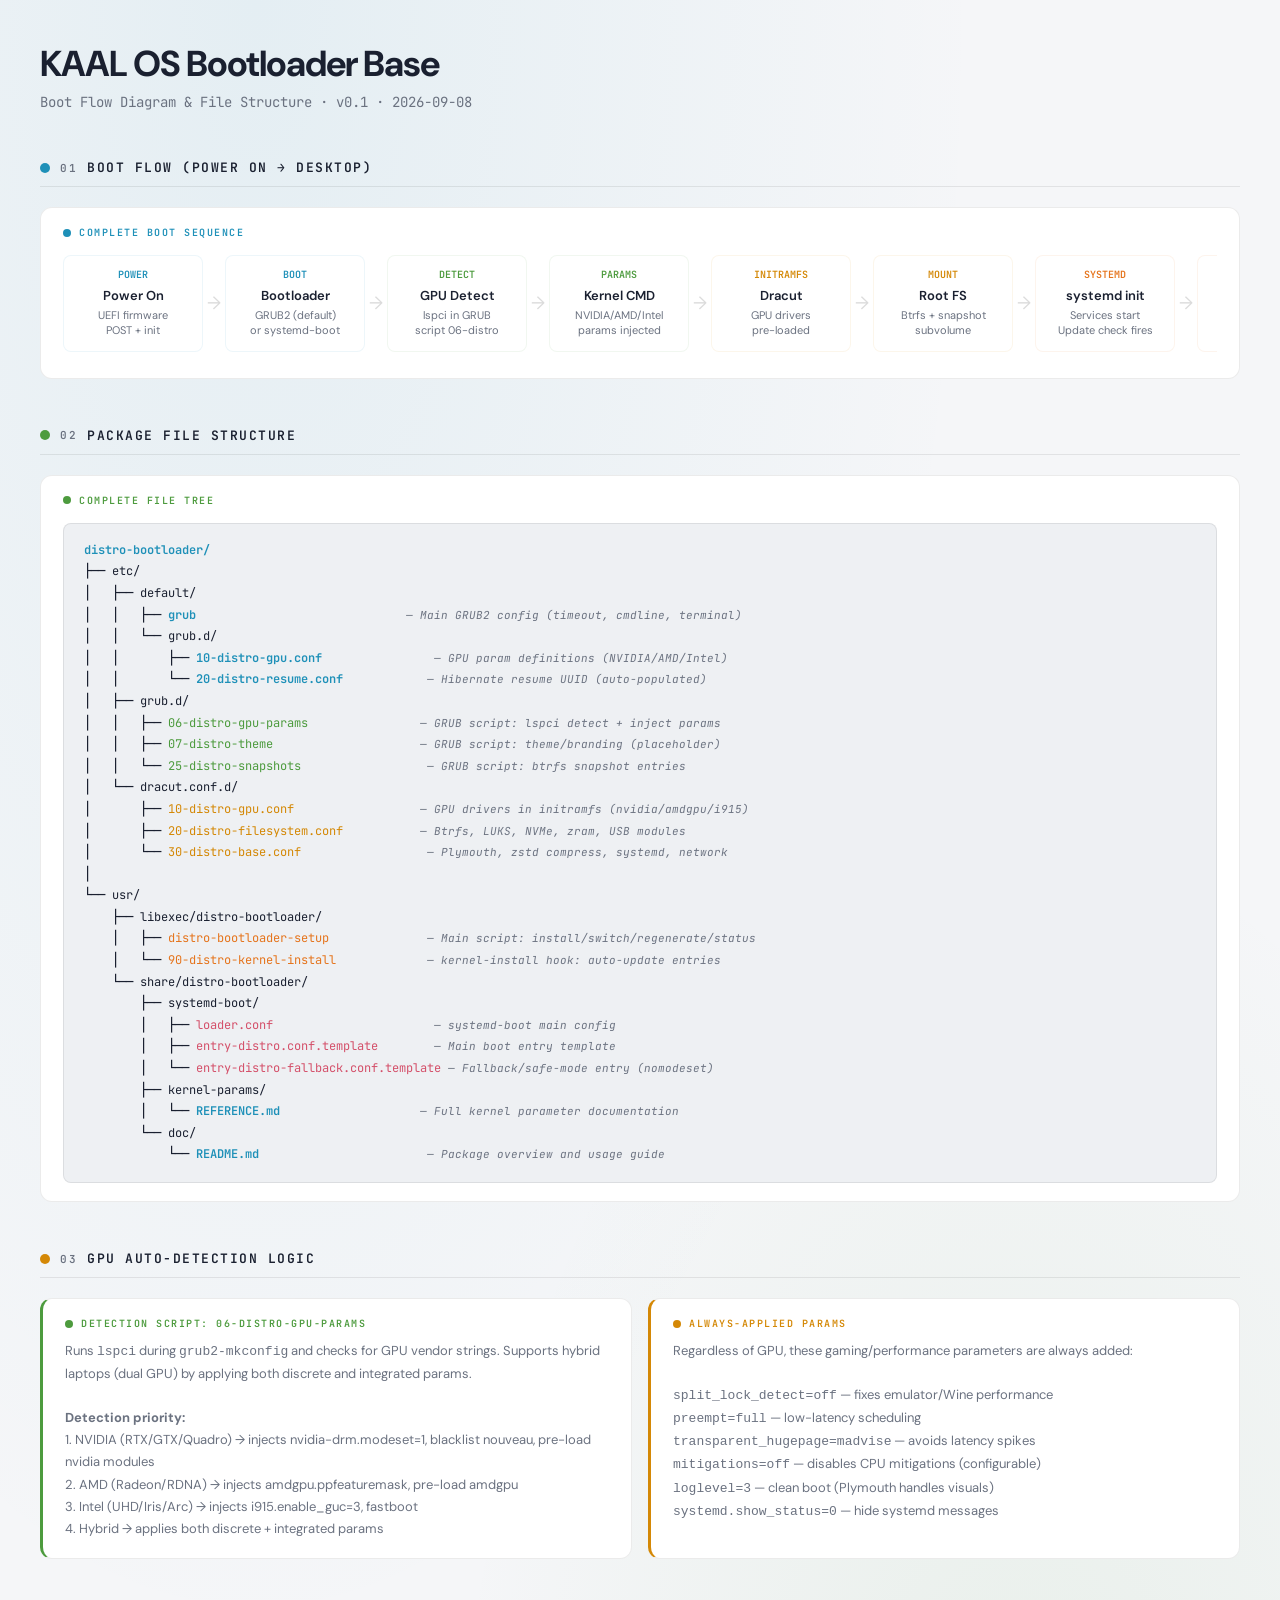
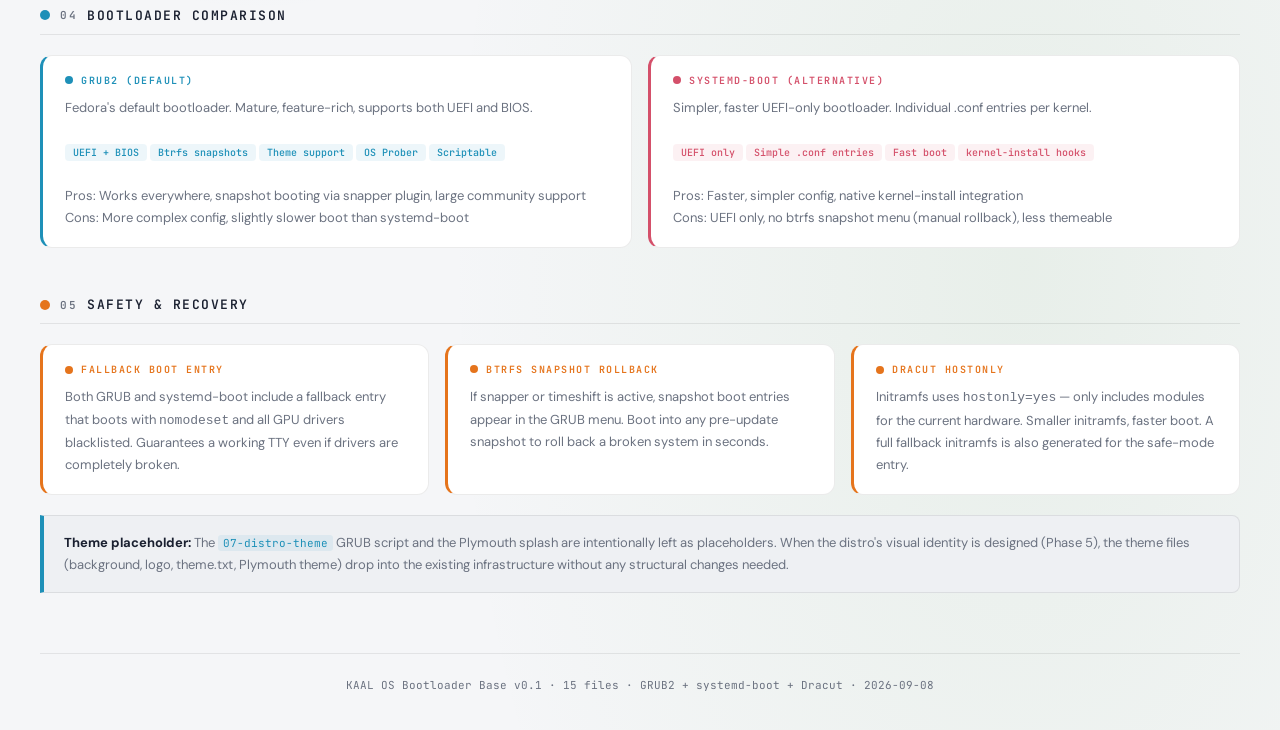
<file: docs/Bootloader_Boot_Flow.html>
<!DOCTYPE html>
<html lang="en">
<head>
<meta charset="UTF-8">
<meta name="viewport" content="width=device-width, initial-scale=1.0">
<title>KAAL OS Bootloader — Boot Flow & File Map</title>
<link rel="preconnect" href="https://fonts.googleapis.com">
<link rel="preconnect" href="https://fonts.gstatic.com" crossorigin>
<link href="https://fonts.googleapis.com/css2?family=DM+Sans:wght@400;500;600;700&family=JetBrains+Mono:wght@400;500;600&display=swap" rel="stylesheet">
<style>
:root {
  --font-body: 'DM Sans', system-ui, sans-serif;
  --font-mono: 'JetBrains Mono', 'SF Mono', Consolas, monospace;
  --bg: #0b0e14;
  --surface: #131822;
  --surface2: #1a2030;
  --surface-elevated: #20283a;
  --border: rgba(255, 255, 255, 0.06);
  --border-bright: rgba(255, 255, 255, 0.12);
  --text: #e6e9ef;
  --text-dim: #7c8794;
  --accent: #39bae6;
  --accent-dim: rgba(57, 186, 230, 0.1);
  --green: #7fd962;
  --green-dim: rgba(127, 217, 98, 0.1);
  --amber: #f9b54a;
  --amber-dim: rgba(249, 181, 74, 0.1);
  --rose: #f07178;
  --rose-dim: rgba(240, 113, 120, 0.1);
  --orange: #ff8f40;
  --orange-dim: rgba(255, 143, 64, 0.1);
}
@media (prefers-color-scheme: light) {
  :root {
    --bg: #f5f6f8; --surface: #ffffff; --surface2: #eef0f3; --surface-elevated: #f8f9fb;
    --border: rgba(0,0,0,0.08); --border-bright: rgba(0,0,0,0.14);
    --text: #1a2030; --text-dim: #6b7280;
    --accent: #1e90b8; --accent-dim: rgba(30,144,184,0.08);
    --green: #4d9b3e; --green-dim: rgba(77,155,62,0.08);
    --amber: #d48806; --amber-dim: rgba(212,136,6,0.08);
    --rose: #d4506a; --rose-dim: rgba(212,80,106,0.08);
    --orange: #e5741c; --orange-dim: rgba(229,116,28,0.08);
  }
}
* { margin:0; padding:0; box-sizing:border-box; }
body {
  background: var(--bg);
  background-image: radial-gradient(ellipse at 20% 0%, var(--accent-dim) 0%, transparent 50%), radial-gradient(ellipse at 80% 80%, var(--green-dim) 0%, transparent 40%);
  color: var(--text); font-family: var(--font-body); padding: 40px; min-height: 100vh;
}
@keyframes fadeUp { from { opacity:0; transform:translateY(14px); } to { opacity:1; transform:translateY(0); } }
.ve-card, .sec-head, .pipeline-step { animation: fadeUp 0.4s ease-out both; animation-delay: calc(var(--i,0) * 0.05s); }
@media (prefers-reduced-motion: reduce) { *,*::before,*::after { animation-duration:0.01ms !important; } }

h1 { font-size: 36px; font-weight: 700; letter-spacing: -1px; margin-bottom: 6px; }
.subtitle { color: var(--text-dim); font-size: 14px; margin-bottom: 40px; font-family: var(--font-mono); }
h2 { font-size: 20px; font-weight: 700; letter-spacing: -0.5px; margin-bottom: 16px; }

.sec-head {
  font-family: var(--font-mono); font-size: 13px; font-weight: 600; text-transform: uppercase;
  letter-spacing: 1.5px; margin-top: 48px; margin-bottom: 20px; padding-bottom: 10px;
  border-bottom: 1px solid var(--border); display: flex; align-items: center; gap: 10px;
}
.sec-head .dot { width: 10px; height: 10px; border-radius: 50%; flex-shrink: 0; }
.sec-num { font-size: 11px; color: var(--text-dim); }

.ve-card { background: var(--surface); border: 1px solid var(--border); border-radius: 12px; padding: 18px 22px; position: relative; }
.ve-card--hero { background: color-mix(in srgb, var(--surface) 88%, var(--accent) 12%); box-shadow: 0 4px 24px rgba(0,0,0,0.1); border-color: color-mix(in srgb, var(--border) 50%, var(--accent) 50%); padding: 24px 28px; }
.ve-card--accent { border-left: 3px solid var(--accent); }
.ve-card--green { border-left: 3px solid var(--green); }
.ve-card--amber { border-left: 3px solid var(--amber); }
.ve-card--orange { border-left: 3px solid var(--orange); }
.ve-card--rose { border-left: 3px solid var(--rose); }
.ve-card__label { font-family: var(--font-mono); font-size: 10px; font-weight: 600; text-transform: uppercase; letter-spacing: 1.5px; margin-bottom: 10px; display: flex; align-items: center; gap: 8px; }
.ve-card--accent .ve-card__label { color: var(--accent); }
.ve-card--green .ve-card__label { color: var(--green); }
.ve-card--amber .ve-card__label { color: var(--amber); }
.ve-card--orange .ve-card__label { color: var(--orange); }
.ve-card--rose .ve-card__label { color: var(--rose); }
.ve-card__label::before { content: ''; width: 8px; height: 8px; border-radius: 50%; background: currentColor; }
.ve-card__desc { color: var(--text-dim); font-size: 13px; line-height: 1.7; }

.card-grid { display: grid; grid-template-columns: repeat(auto-fit, minmax(280px, 1fr)); gap: 16px; }
.card-grid > * { min-width: 0; }
.two-col { display: grid; grid-template-columns: 1fr 1fr; gap: 16px; }
.two-col > * { min-width: 0; }

.pipeline { display: flex; gap: 0; align-items: stretch; overflow-x: auto; padding-bottom: 8px; }
.pipeline-step { background: var(--surface); border: 1px solid var(--border); border-radius: 8px; padding: 12px 16px; min-width: 140px; flex-shrink: 0; text-align: center; }
.pipeline-step .step-num { font-family: var(--font-mono); font-size: 10px; font-weight: 600; margin-bottom: 6px; }
.pipeline-step .step-name { font-size: 13px; font-weight: 600; margin-bottom: 4px; }
.pipeline-step .step-detail { font-size: 11px; color: var(--text-dim); line-height: 1.4; }
.pipeline-step--accent { border-color: var(--accent-dim); } .pipeline-step--accent .step-num { color: var(--accent); }
.pipeline-step--green { border-color: var(--green-dim); } .pipeline-step--green .step-num { color: var(--green); }
.pipeline-step--amber { border-color: var(--amber-dim); } .pipeline-step--amber .step-num { color: var(--amber); }
.pipeline-step--orange { border-color: var(--orange-dim); } .pipeline-step--orange .step-num { color: var(--orange); }
.pipeline-arrow { display: flex; align-items: center; padding: 0 4px; color: var(--border-bright); font-size: 18px; flex-shrink: 0; }

.dir-tree { font-family: var(--font-mono); font-size: 12px; line-height: 1.8; background: var(--surface2); border: 1px solid var(--border); border-radius: 8px; padding: 16px 20px; overflow-x: auto; white-space: pre; color: var(--text); }
.dir-tree .ann { color: var(--text-dim); font-size: 11px; font-style: italic; }
.dir-tree .hl { color: var(--accent); font-weight: 600; }
.dir-tree .gp { color: var(--green); }
.dir-tree .am { color: var(--amber); }
.dir-tree .or { color: var(--orange); }
.dir-tree .rs { color: var(--rose); }

.tag { font-family: var(--font-mono); font-size: 10px; font-weight: 500; padding: 2px 8px; border-radius: 4px; background: var(--accent-dim); color: var(--accent); white-space: nowrap; }
.tag--green { background: var(--green-dim); color: var(--green); }
.tag--amber { background: var(--amber-dim); color: var(--amber); }
.tag--rose { background: var(--rose-dim); color: var(--rose); }
.tag--orange { background: var(--orange-dim); color: var(--orange); }

.callout { background: var(--surface2); border: 1px solid var(--border); border-left: 4px solid var(--accent); border-radius: 0 8px 8px 0; padding: 16px 20px; font-size: 13px; line-height: 1.7; color: var(--text-dim); margin-top: 20px; }
.callout strong { color: var(--text); }
.callout code { font-family: var(--font-mono); font-size: 11px; background: var(--accent-dim); color: var(--accent); padding: 1px 5px; border-radius: 3px; }

@media (max-width: 768px) { body { padding: 20px; } .two-col { grid-template-columns: 1fr; } .pipeline { flex-wrap: wrap; gap: 6px; } .pipeline-arrow { display: none; } h1 { font-size: 28px; } }
</style>
</head>
<body>

<h1>KAAL OS Bootloader Base</h1>
<p class="subtitle">Boot Flow Diagram & File Structure &middot; v0.1 &middot; 2026-09-08</p>

<!-- BOOT FLOW -->
<div id="s1" class="sec-head" style="--i:0">
  <span class="dot" style="background:var(--accent)"></span>
  <span class="sec-num">01</span> Boot Flow (Power On &rarr; Desktop)
</div>

<div class="ve-card" style="--i:1; margin-bottom: 16px;">
  <div class="ve-card__label" style="color: var(--accent);">Complete Boot Sequence</div>
  <div class="pipeline" style="margin-top: 16px;">
    <div class="pipeline-step pipeline-step--accent">
      <div class="step-num">POWER</div>
      <div class="step-name">Power On</div>
      <div class="step-detail">UEFI firmware<br>POST + init</div>
    </div>
    <div class="pipeline-arrow">&rarr;</div>
    <div class="pipeline-step pipeline-step--accent">
      <div class="step-num">BOOT</div>
      <div class="step-name">Bootloader</div>
      <div class="step-detail">GRUB2 (default)<br>or systemd-boot</div>
    </div>
    <div class="pipeline-arrow">&rarr;</div>
    <div class="pipeline-step pipeline-step--green">
      <div class="step-num">DETECT</div>
      <div class="step-name">GPU Detect</div>
      <div class="step-detail">lspci in GRUB<br>script 06-distro</div>
    </div>
    <div class="pipeline-arrow">&rarr;</div>
    <div class="pipeline-step pipeline-step--green">
      <div class="step-num">PARAMS</div>
      <div class="step-name">Kernel CMD</div>
      <div class="step-detail">NVIDIA/AMD/Intel<br>params injected</div>
    </div>
    <div class="pipeline-arrow">&rarr;</div>
    <div class="pipeline-step pipeline-step--amber">
      <div class="step-num">INITRAMFS</div>
      <div class="step-name">Dracut</div>
      <div class="step-detail">GPU drivers<br>pre-loaded</div>
    </div>
    <div class="pipeline-arrow">&rarr;</div>
    <div class="pipeline-step pipeline-step--amber">
      <div class="step-num">MOUNT</div>
      <div class="step-name">Root FS</div>
      <div class="step-detail">Btrfs + snapshot<br>subvolume</div>
    </div>
    <div class="pipeline-arrow">&rarr;</div>
    <div class="pipeline-step pipeline-step--orange">
      <div class="step-num">SYSTEMD</div>
      <div class="step-name">systemd init</div>
      <div class="step-detail">Services start<br>Update check fires</div>
    </div>
    <div class="pipeline-arrow">&rarr;</div>
    <div class="pipeline-step pipeline-step--orange">
      <div class="step-num">PLYMOUTH</div>
      <div class="step-name">Boot Splash</div>
      <div class="step-detail">Animated splash<br>(theme TBD)</div>
    </div>
    <div class="pipeline-arrow">&rarr;</div>
    <div class="pipeline-step pipeline-step--accent">
      <div class="step-num">DE</div>
      <div class="step-name">Desktop</div>
      <div class="step-detail">SDDM/GDM login<br>&rarr; DE session</div>
    </div>
  </div>
</div>

<!-- FILE MAP -->
<div id="s2" class="sec-head" style="--i:2">
  <span class="dot" style="background:var(--green)"></span>
  <span class="sec-num">02</span> Package File Structure
</div>

<div class="ve-card" style="--i:3">
  <div class="ve-card__label" style="color: var(--green);">Complete File Tree</div>
  <pre class="dir-tree" style="margin-top: 16px;"><span class="hl">distro-bootloader/</span>
├── etc/
│   ├── default/
│   │   ├── <span class="hl">grub</span>                              <span class="ann">— Main GRUB2 config (timeout, cmdline, terminal)</span>
│   │   └── grub.d/
│   │       ├── <span class="hl">10-distro-gpu.conf</span>                <span class="ann">— GPU param definitions (NVIDIA/AMD/Intel)</span>
│   │       └── <span class="hl">20-distro-resume.conf</span>            <span class="ann">— Hibernate resume UUID (auto-populated)</span>
│   ├── grub.d/
│   │   ├── <span class="gp">06-distro-gpu-params</span>                <span class="ann">— GRUB script: lspci detect + inject params</span>
│   │   ├── <span class="gp">07-distro-theme</span>                     <span class="ann">— GRUB script: theme/branding (placeholder)</span>
│   │   └── <span class="gp">25-distro-snapshots</span>                  <span class="ann">— GRUB script: btrfs snapshot entries</span>
│   └── dracut.conf.d/
│       ├── <span class="am">10-distro-gpu.conf</span>                  <span class="ann">— GPU drivers in initramfs (nvidia/amdgpu/i915)</span>
│       ├── <span class="am">20-distro-filesystem.conf</span>           <span class="ann">— Btrfs, LUKS, NVMe, zram, USB modules</span>
│       └── <span class="am">30-distro-base.conf</span>                  <span class="ann">— Plymouth, zstd compress, systemd, network</span>
│
└── usr/
    ├── libexec/distro-bootloader/
    │   ├── <span class="or">distro-bootloader-setup</span>              <span class="ann">— Main script: install/switch/regenerate/status</span>
    │   └── <span class="or">90-distro-kernel-install</span>             <span class="ann">— kernel-install hook: auto-update entries</span>
    └── share/distro-bootloader/
        ├── systemd-boot/
        │   ├── <span class="rs">loader.conf</span>                       <span class="ann">— systemd-boot main config</span>
        │   ├── <span class="rs">entry-distro.conf.template</span>        <span class="ann">— Main boot entry template</span>
        │   └── <span class="rs">entry-distro-fallback.conf.template</span> <span class="ann">— Fallback/safe-mode entry (nomodeset)</span>
        ├── kernel-params/
        │   └── <span class="hl">REFERENCE.md</span>                    <span class="ann">— Full kernel parameter documentation</span>
        └── doc/
            └── <span class="hl">README.md</span>                        <span class="ann">— Package overview and usage guide</span></pre>
</div>

<!-- GPU DETECTION -->
<div id="s3" class="sec-head" style="--i:4">
  <span class="dot" style="background:var(--amber)"></span>
  <span class="sec-num">03</span> GPU Auto-Detection Logic
</div>

<div class="two-col" style="--i:5">
  <div class="ve-card ve-card--green">
    <div class="ve-card__label">Detection Script: 06-distro-gpu-params</div>
    <div class="ve-card__desc">
      Runs <code>lspci</code> during <code>grub2-mkconfig</code> and checks for GPU vendor strings. Supports hybrid laptops (dual GPU) by applying both discrete and integrated params.
      <br><br>
      <strong>Detection priority:</strong>
      <br>
      1. NVIDIA (RTX/GTX/Quadro) &rarr; injects nvidia-drm.modeset=1, blacklist nouveau, pre-load nvidia modules
      <br>
      2. AMD (Radeon/RDNA) &rarr; injects amdgpu.ppfeaturemask, pre-load amdgpu
      <br>
      3. Intel (UHD/Iris/Arc) &rarr; injects i915.enable_guc=3, fastboot
      <br>
      4. Hybrid &rarr; applies both discrete + integrated params
    </div>
  </div>
  <div class="ve-card ve-card--amber">
    <div class="ve-card__label">Always-Applied Params</div>
    <div class="ve-card__desc">
      Regardless of GPU, these gaming/performance parameters are always added:
      <br><br>
      <code>split_lock_detect=off</code> &mdash; fixes emulator/Wine performance
      <br>
      <code>preempt=full</code> &mdash; low-latency scheduling
      <br>
      <code>transparent_hugepage=madvise</code> &mdash; avoids latency spikes
      <br>
      <code>mitigations=off</code> &mdash; disables CPU mitigations (configurable)
      <br>
      <code>loglevel=3</code> &mdash; clean boot (Plymouth handles visuals)
      <br>
      <code>systemd.show_status=0</code> &mdash; hide systemd messages
    </div>
  </div>
</div>

<!-- BOOTLOADER COMPARISON -->
<div id="s4" class="sec-head" style="--i:6">
  <span class="dot" style="background:var(--accent)"></span>
  <span class="sec-num">04</span> Bootloader Comparison
</div>

<div class="two-col" style="--i:7">
  <div class="ve-card ve-card--accent">
    <div class="ve-card__label">GRUB2 (Default)</div>
    <div class="ve-card__desc">
      Fedora's default bootloader. Mature, feature-rich, supports both UEFI and BIOS.
      <br><br>
      <span class="tag">UEFI + BIOS</span>
      <span class="tag">Btrfs snapshots</span>
      <span class="tag">Theme support</span>
      <span class="tag">OS Prober</span>
      <span class="tag">Scriptable</span>
      <br><br>
      Pros: Works everywhere, snapshot booting via snapper plugin, large community support
      <br>
      Cons: More complex config, slightly slower boot than systemd-boot
    </div>
  </div>
  <div class="ve-card ve-card--rose">
    <div class="ve-card__label">systemd-boot (Alternative)</div>
    <div class="ve-card__desc">
      Simpler, faster UEFI-only bootloader. Individual .conf entries per kernel.
      <br><br>
      <span class="tag tag--rose">UEFI only</span>
      <span class="tag tag--rose">Simple .conf entries</span>
      <span class="tag tag--rose">Fast boot</span>
      <span class="tag tag--rose">kernel-install hooks</span>
      <br><br>
      Pros: Faster, simpler config, native kernel-install integration
      <br>
      Cons: UEFI only, no btrfs snapshot menu (manual rollback), less themeable
    </div>
  </div>
</div>

<!-- SAFETY -->
<div id="s5" class="sec-head" style="--i:8">
  <span class="dot" style="background:var(--orange)"></span>
  <span class="sec-num">05</span> Safety & Recovery
</div>

<div class="card-grid" style="--i:9">
  <div class="ve-card ve-card--orange">
    <div class="ve-card__label">Fallback Boot Entry</div>
    <div class="ve-card__desc">
      Both GRUB and systemd-boot include a fallback entry that boots with <code>nomodeset</code> and all GPU drivers blacklisted. Guarantees a working TTY even if drivers are completely broken.
    </div>
  </div>
  <div class="ve-card ve-card--orange">
    <div class="ve-card__label">Btrfs Snapshot Rollback</div>
    <div class="ve-card__desc">
      If snapper or timeshift is active, snapshot boot entries appear in the GRUB menu. Boot into any pre-update snapshot to roll back a broken system in seconds.
    </div>
  </div>
  <div class="ve-card ve-card--orange">
    <div class="ve-card__label">Dracut Hostonly</div>
    <div class="ve-card__desc">
      Initramfs uses <code>hostonly=yes</code> &mdash; only includes modules for the current hardware. Smaller initramfs, faster boot. A full fallback initramfs is also generated for the safe-mode entry.
    </div>
  </div>
</div>

<div class="callout" style="--i:10">
  <strong>Theme placeholder:</strong> The <code>07-distro-theme</code> GRUB script and the Plymouth splash are intentionally left as placeholders. When the distro's visual identity is designed (Phase 5), the theme files (background, logo, theme.txt, Plymouth theme) drop into the existing infrastructure without any structural changes needed.
</div>

<div style="text-align: center; margin-top: 60px; padding-top: 24px; border-top: 1px solid var(--border); font-family: var(--font-mono); font-size: 11px; color: var(--text-dim);">
  KAAL OS Bootloader Base v0.1 &middot; 15 files &middot; GRUB2 + systemd-boot + Dracut &middot; 2026-09-08
</div>

</body>
</html>
</file>
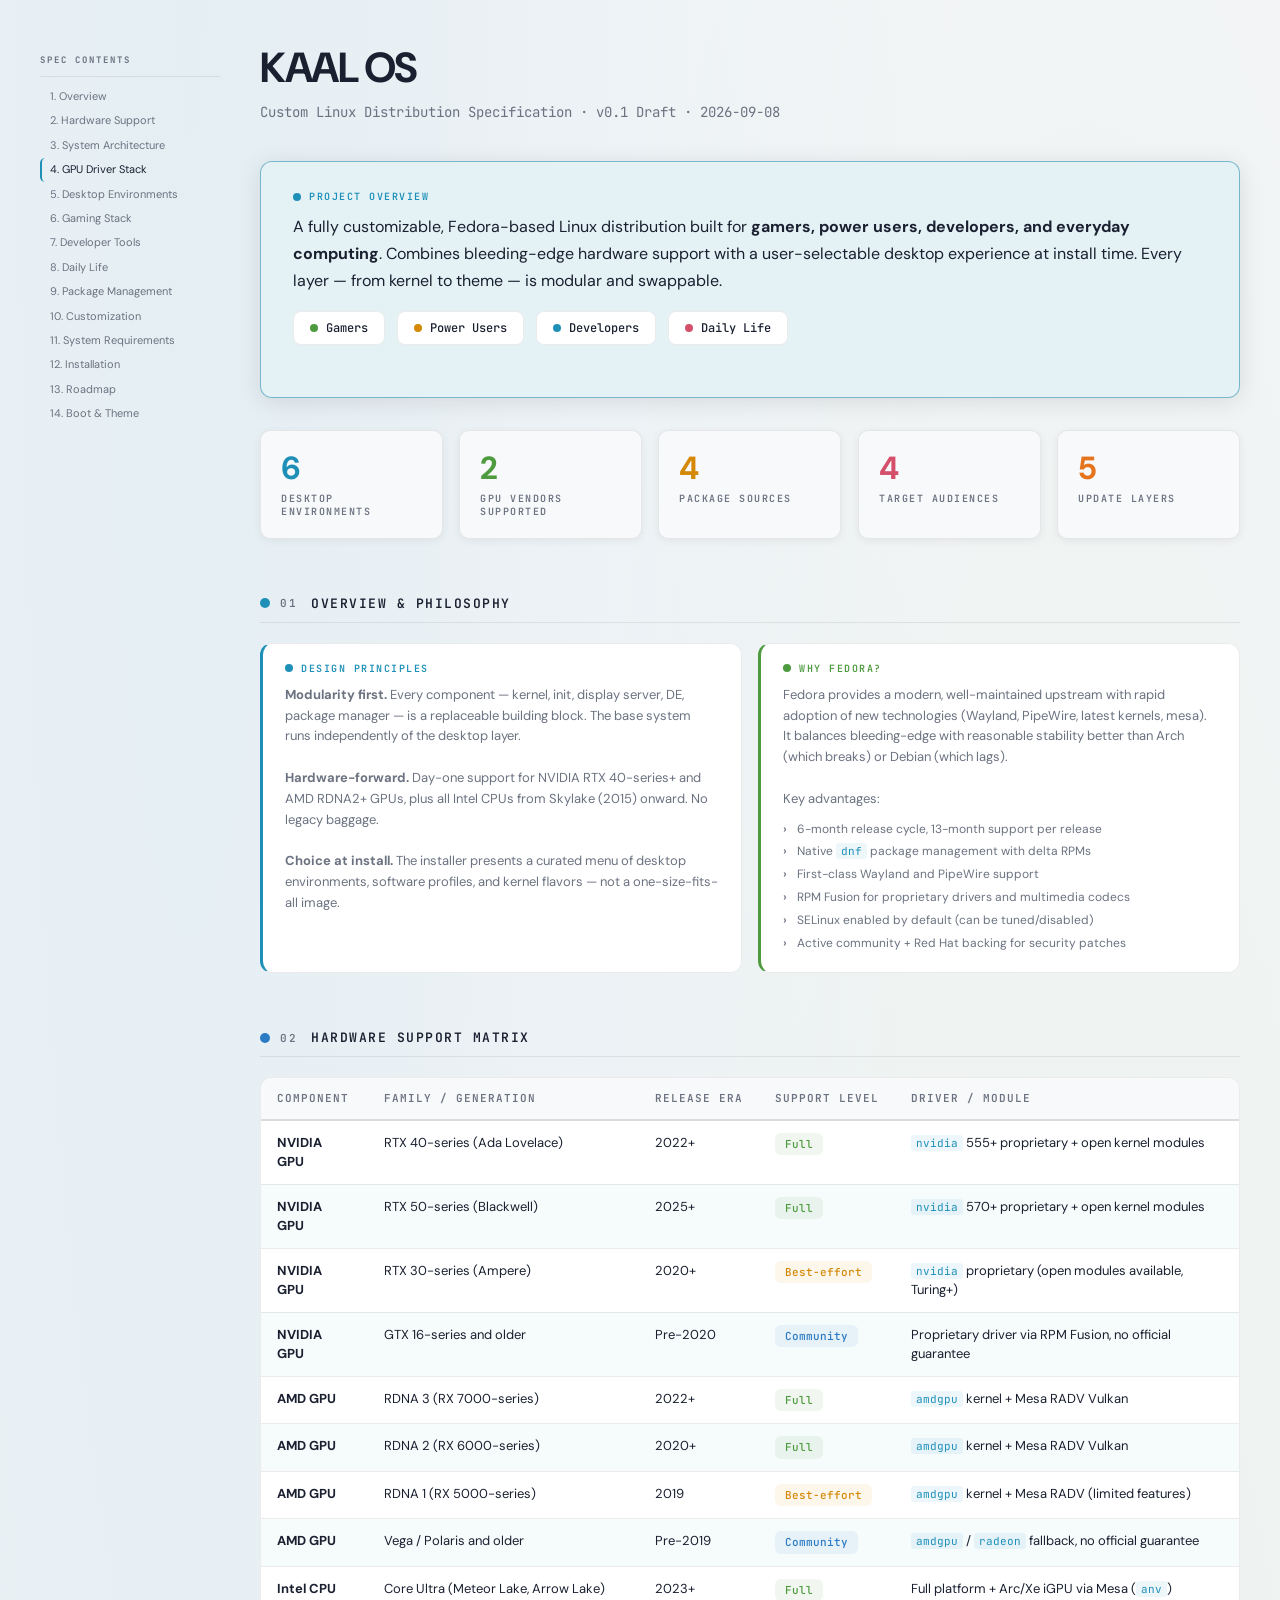
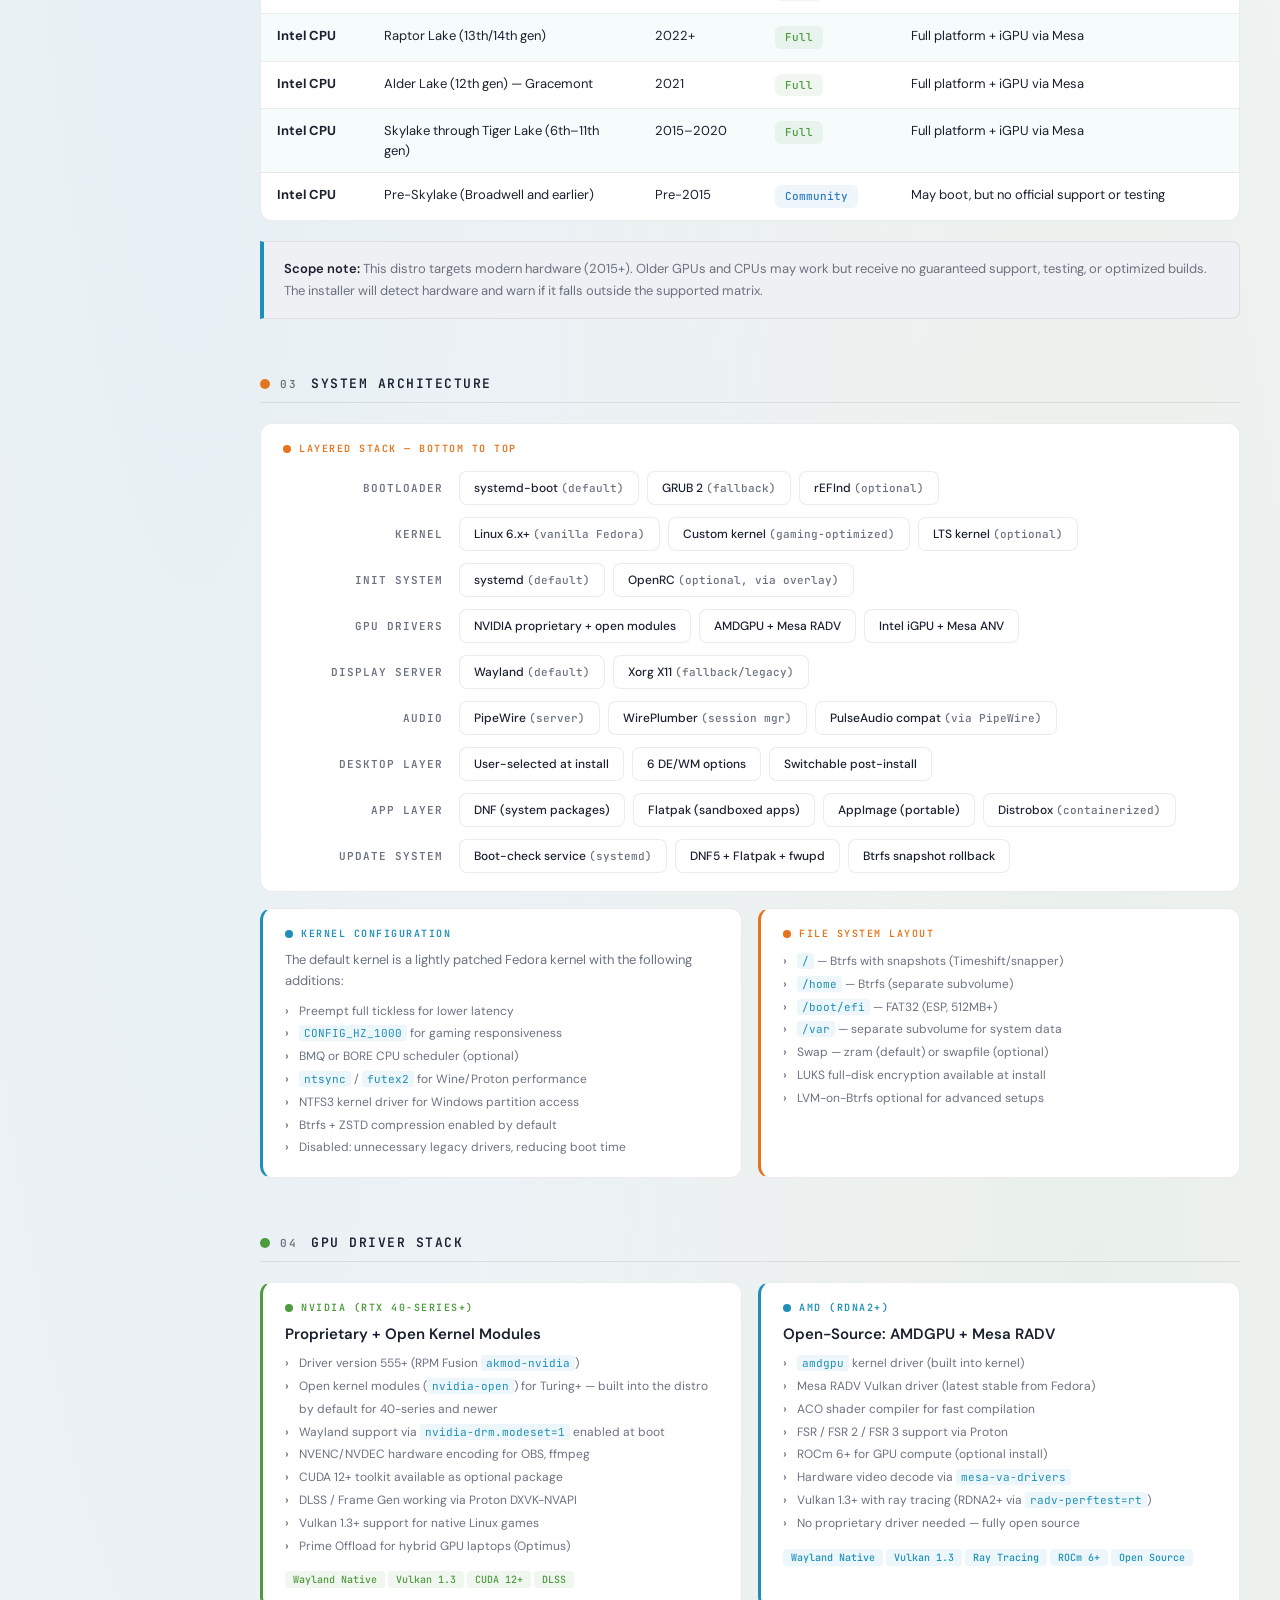
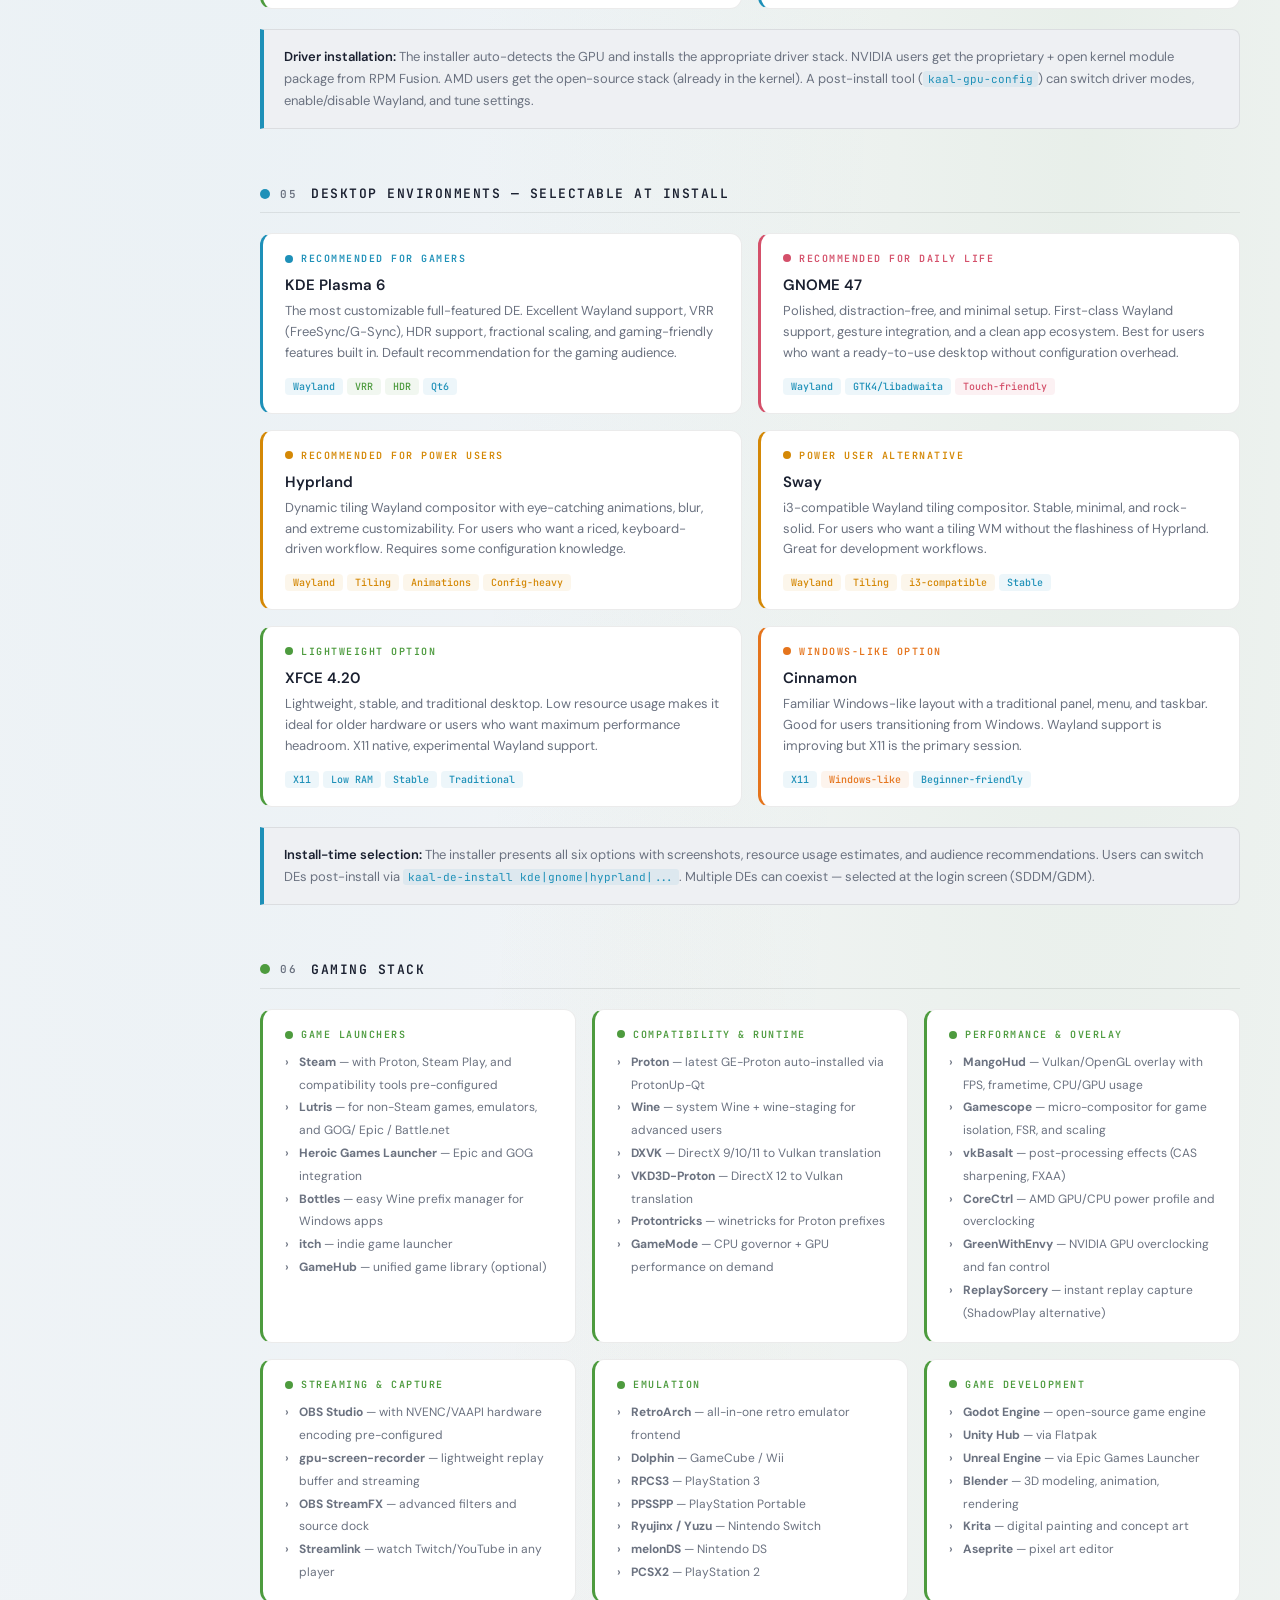
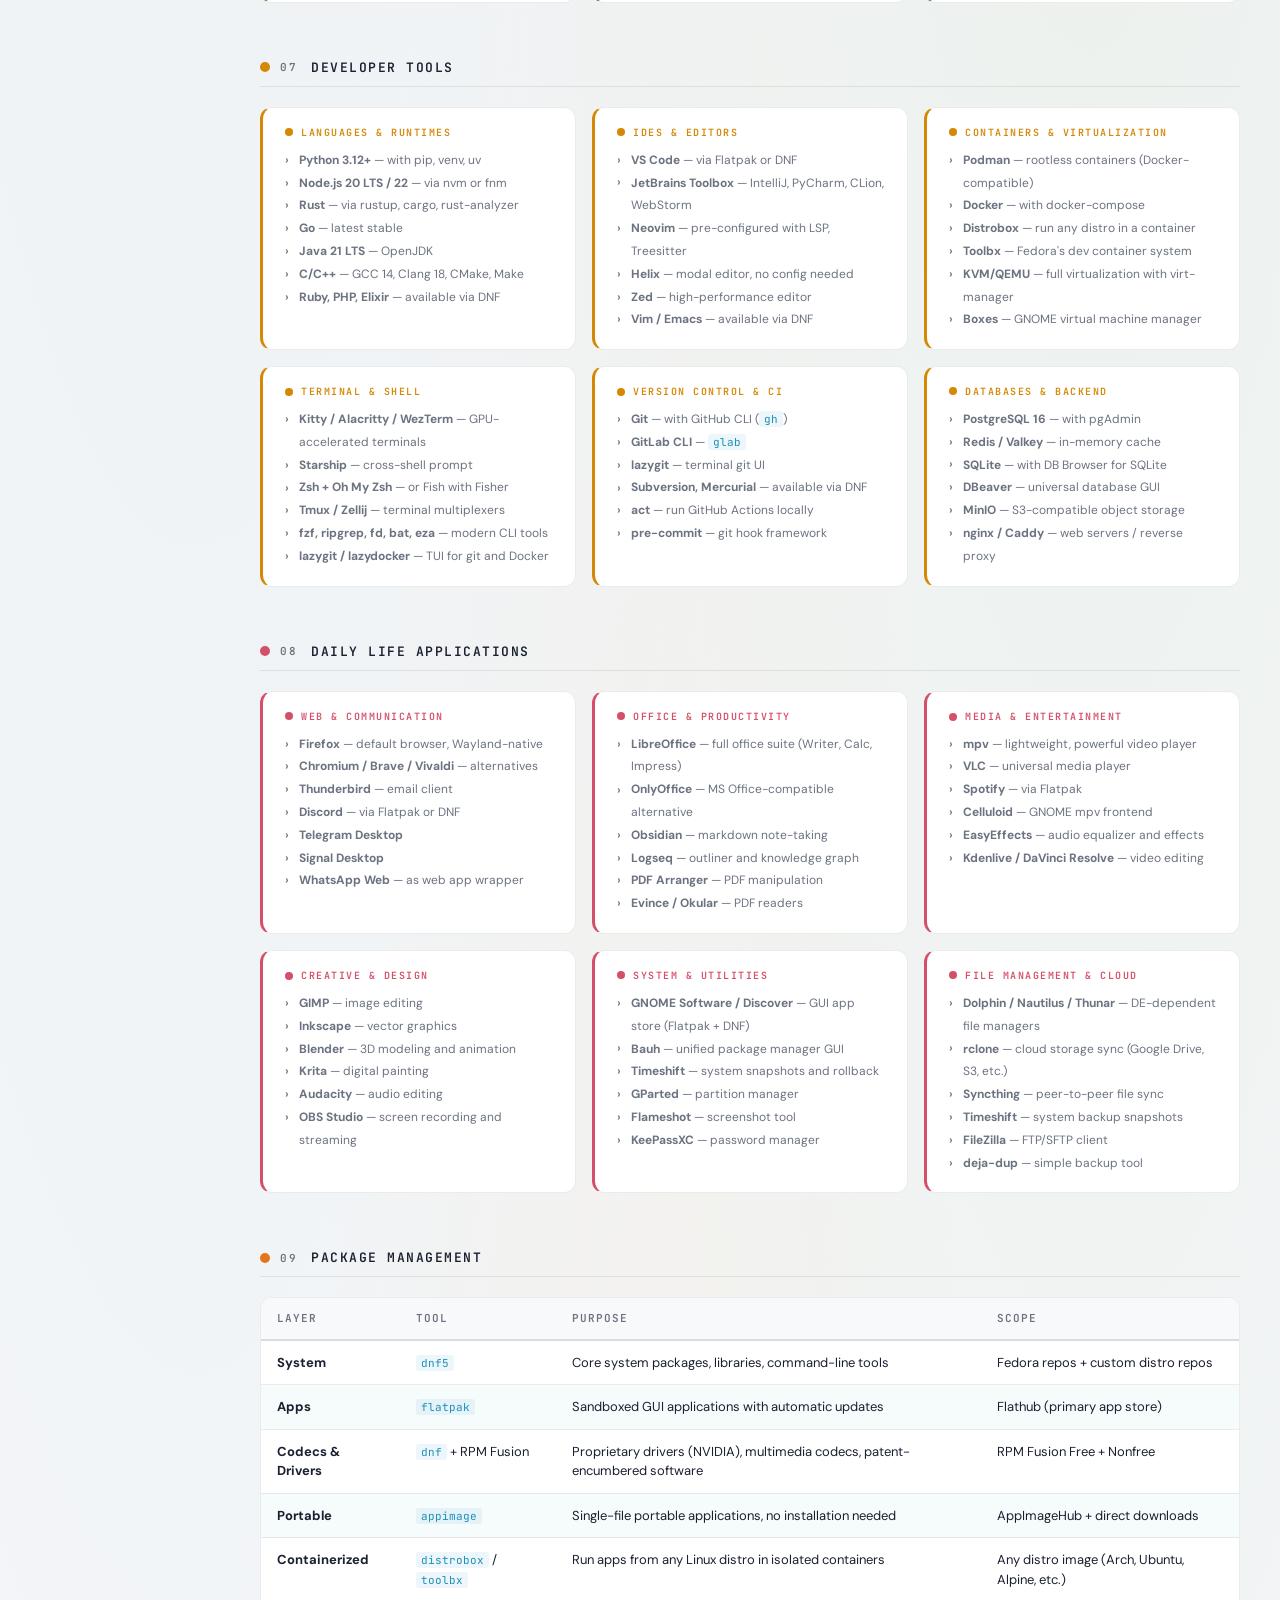
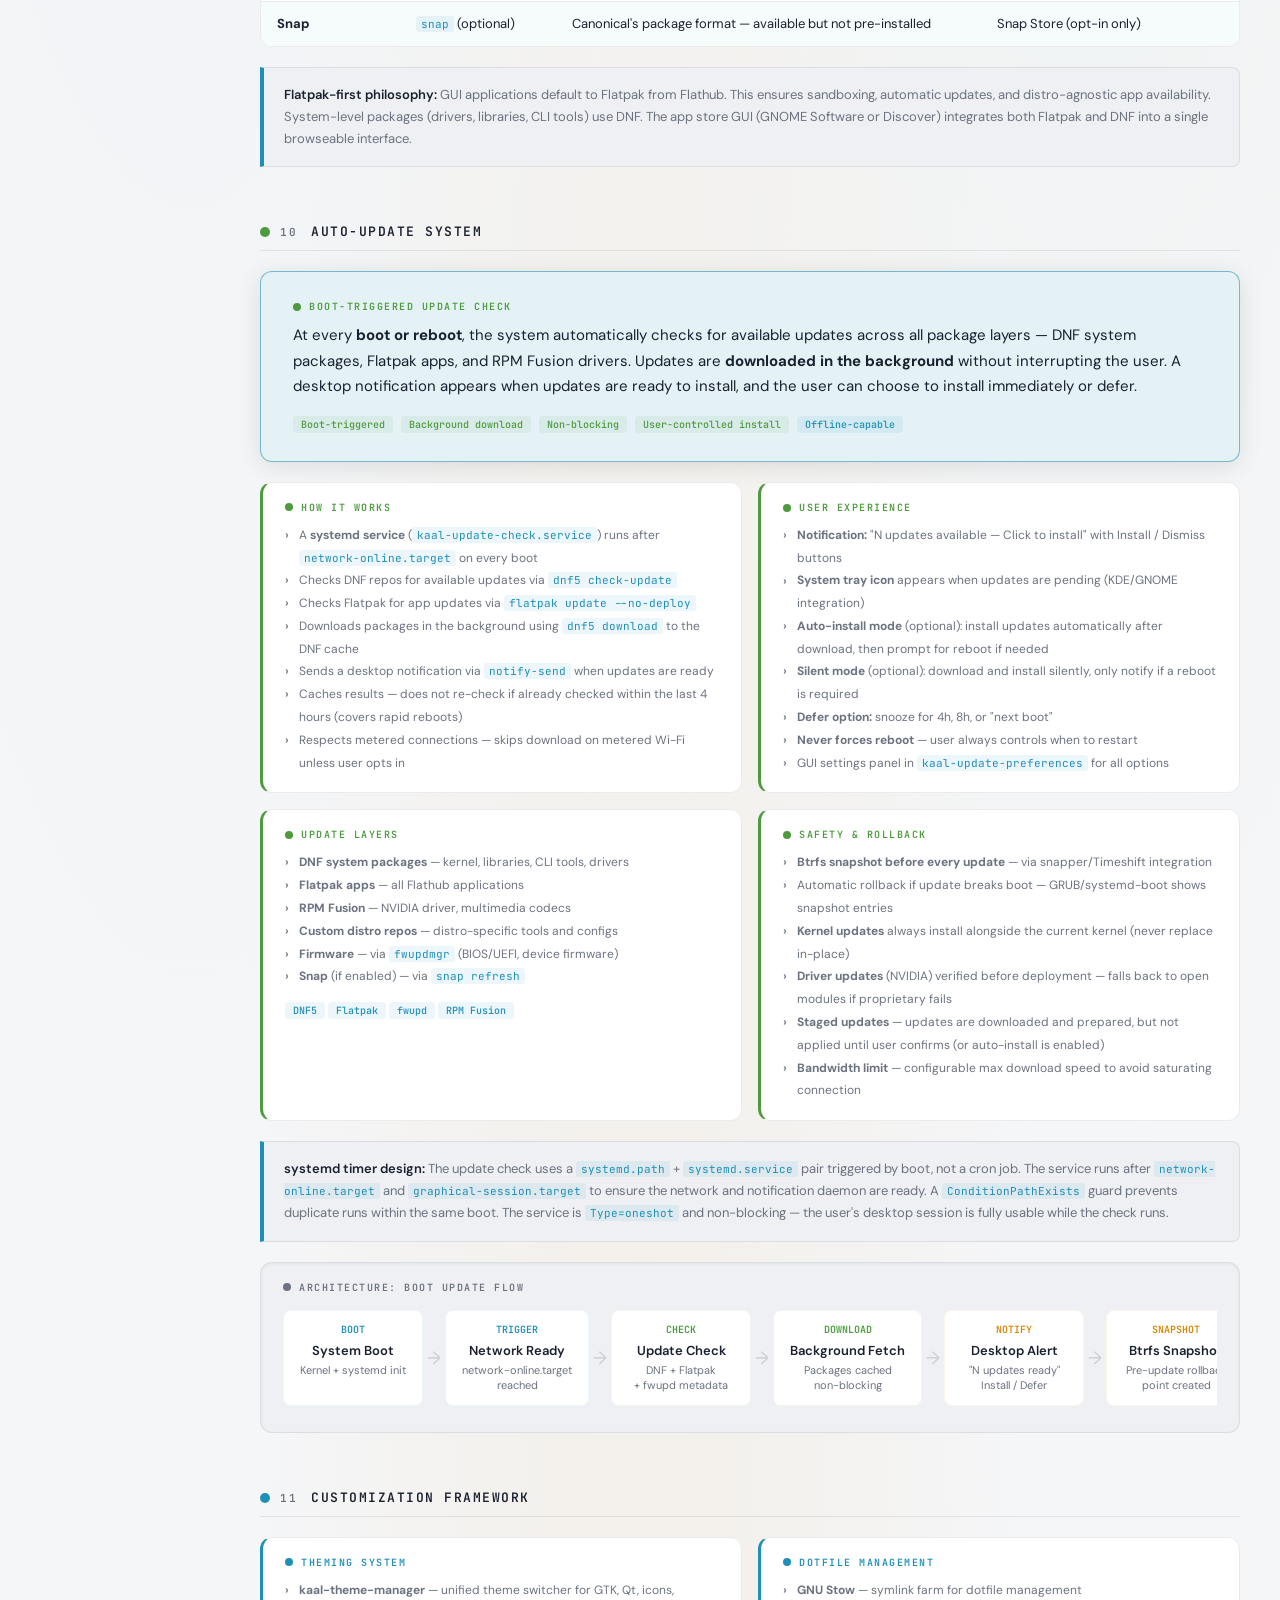
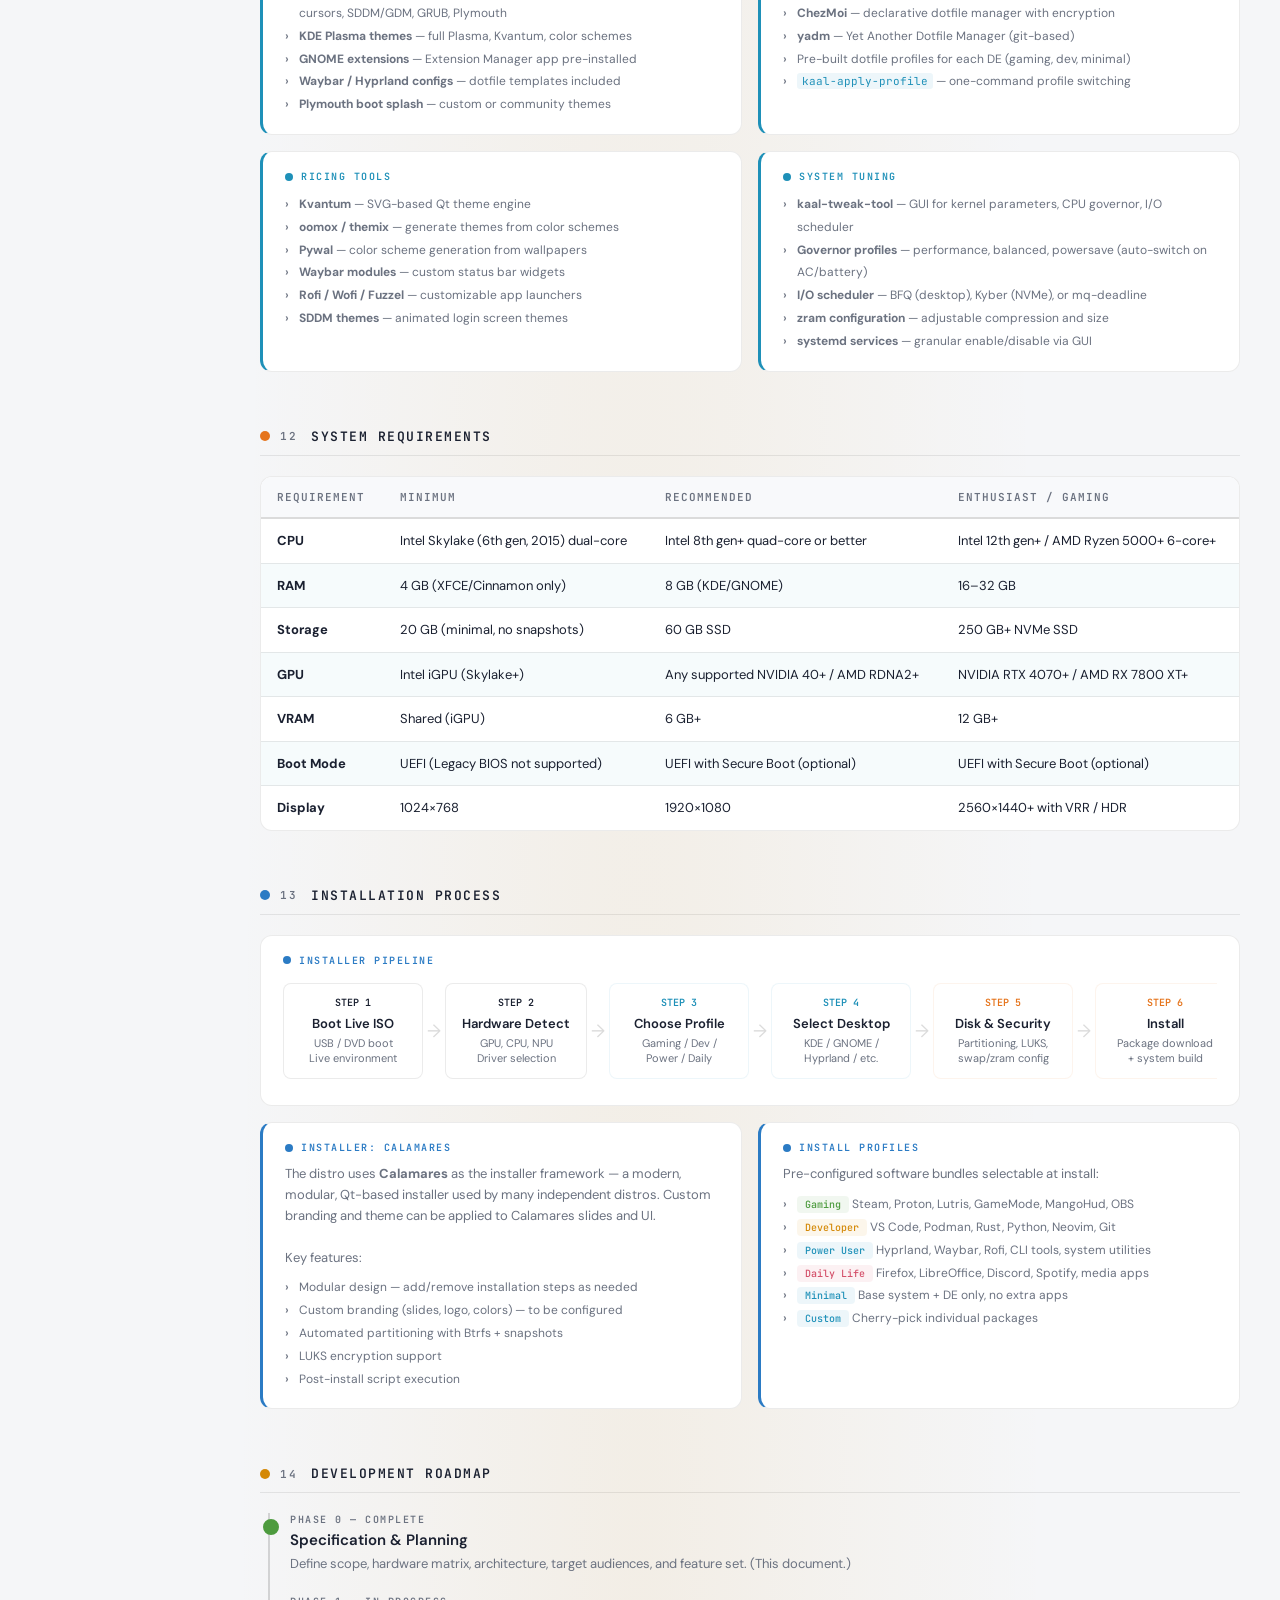
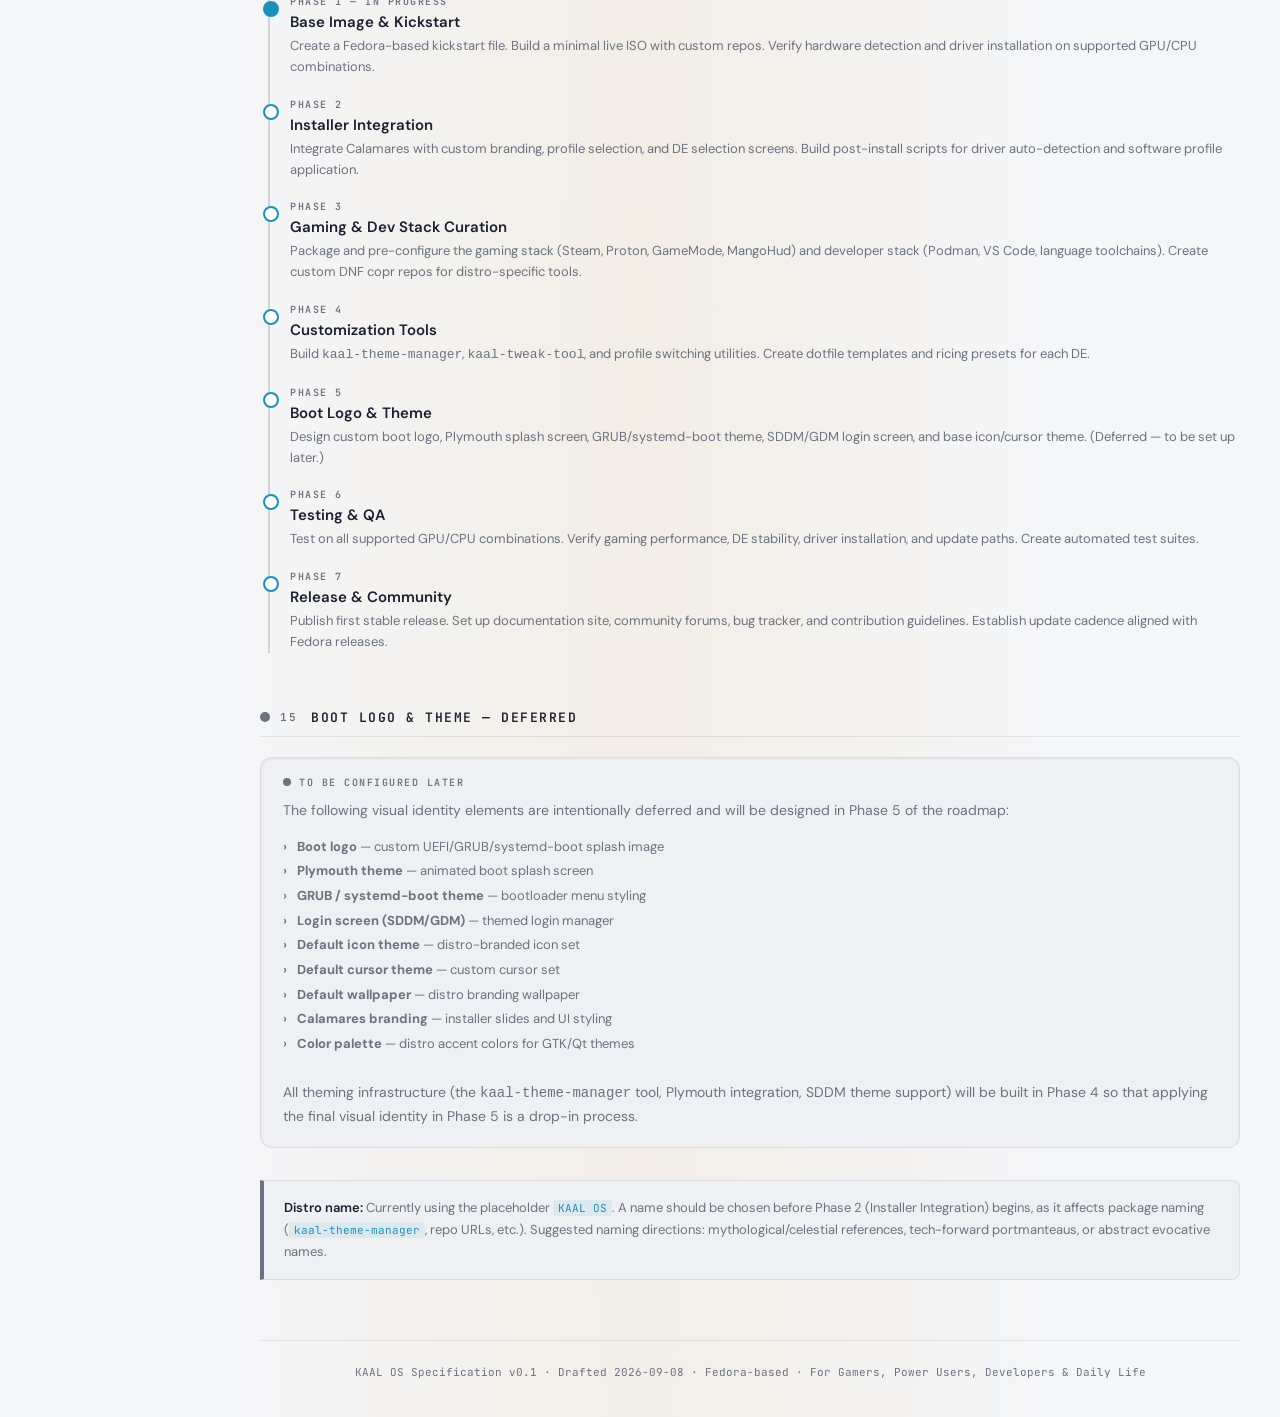
<file: docs/Distro_Specification.html>
<!DOCTYPE html>
<html lang="en">
<head>
<meta charset="UTF-8">
<meta name="viewport" content="width=device-width, initial-scale=1.0">
<title>KAAL OS — Custom Linux Distribution Specification</title>
<link rel="preconnect" href="https://fonts.googleapis.com">
<link rel="preconnect" href="https://fonts.gstatic.com" crossorigin>
<link href="https://fonts.googleapis.com/css2?family=DM+Sans:wght@400;500;600;700&family=JetBrains+Mono:wght@400;500;600&display=swap" rel="stylesheet">
<style>
/* ============ THEME ============ */
:root {
  --font-body: 'DM Sans', system-ui, sans-serif;
  --font-mono: 'JetBrains Mono', 'SF Mono', Consolas, monospace;

  /* Dark-first — Ayu-inspired palette */
  --bg: #0b0e14;
  --surface: #131822;
  --surface2: #1a2030;
  --surface-elevated: #20283a;
  --border: rgba(255, 255, 255, 0.06);
  --border-bright: rgba(255, 255, 255, 0.12);
  --text: #e6e9ef;
  --text-dim: #7c8794;

  --accent: #39bae6;
  --accent-dim: rgba(57, 186, 230, 0.1);
  --green: #7fd962;
  --green-dim: rgba(127, 217, 98, 0.1);
  --amber: #f9b54a;
  --amber-dim: rgba(249, 181, 74, 0.1);
  --rose: #f07178;
  --rose-dim: rgba(240, 113, 120, 0.1);
  --blue: #59c2ff;
  --blue-dim: rgba(89, 194, 255, 0.1);
  --orange: #ff8f40;
  --orange-dim: rgba(255, 143, 64, 0.1);
  --red: #e6506c;
  --red-dim: rgba(230, 80, 108, 0.1);
}

@media (prefers-color-scheme: light) {
  :root {
    --bg: #f5f6f8;
    --surface: #ffffff;
    --surface2: #eef0f3;
    --surface-elevated: #f8f9fb;
    --border: rgba(0, 0, 0, 0.08);
    --border-bright: rgba(0, 0, 0, 0.14);
    --text: #1a2030;
    --text-dim: #6b7280;

    --accent: #1e90b8;
    --accent-dim: rgba(30, 144, 184, 0.08);
    --green: #4d9b3e;
    --green-dim: rgba(77, 155, 62, 0.08);
    --amber: #d48806;
    --amber-dim: rgba(212, 136, 6, 0.08);
    --rose: #d4506a;
    --rose-dim: rgba(212, 80, 106, 0.08);
    --blue: #2b7bc4;
    --blue-dim: rgba(43, 123, 196, 0.08);
    --orange: #e5741c;
    --orange-dim: rgba(229, 116, 28, 0.08);
    --red: #dc3545;
    --red-dim: rgba(220, 53, 69, 0.08);
  }
}

/* ============ RESET + BASE ============ */
* { margin: 0; padding: 0; box-sizing: border-box; }

body {
  background: var(--bg);
  background-image:
    radial-gradient(ellipse at 15% 0%, var(--accent-dim) 0%, transparent 50%),
    radial-gradient(ellipse at 85% 30%, var(--green-dim) 0%, transparent 40%),
    radial-gradient(ellipse at 50% 90%, var(--amber-dim) 0%, transparent 45%);
  color: var(--text);
  font-family: var(--font-body);
  padding: 40px;
  min-height: 100vh;
  overflow-wrap: break-word;
}

/* ============ ANIMATION ============ */
@keyframes fadeUp {
  from { opacity: 0; transform: translateY(14px); }
  to { opacity: 1; transform: translateY(0); }
}

@keyframes fadeScale {
  from { opacity: 0; transform: scale(0.94); }
  to { opacity: 1; transform: scale(1); }
}

.ve-card, .sec-head, .flow-arrow, .kpi-card, .timeline-item {
  animation: fadeUp 0.4s ease-out both;
  animation-delay: calc(var(--i, 0) * 0.05s);
}

.kpi-card {
  animation: fadeScale 0.35s ease-out both;
  animation-delay: calc(var(--i, 0) * 0.07s);
}

@media (prefers-reduced-motion: reduce) {
  *, *::before, *::after {
    animation-duration: 0.01ms !important;
    animation-delay: 0ms !important;
    transition-duration: 0.01ms !important;
  }
}

/* ============ LAYOUT ============ */
.wrap {
  max-width: 1200px;
  margin: 0 auto;
  display: grid;
  grid-template-columns: 180px 1fr;
  gap: 0 40px;
}

.main { min-width: 0; }

/* ============ TOC NAV ============ */
.toc {
  position: sticky;
  top: 24px;
  align-self: start;
  padding: 14px 0;
  grid-row: 1 / -1;
  max-height: calc(100dvh - 48px);
  overflow-y: auto;
}
.toc::-webkit-scrollbar { width: 3px; }
.toc::-webkit-scrollbar-thumb { background: var(--surface2); border-radius: 2px; }

.toc-title {
  font-family: var(--font-mono);
  font-size: 9px;
  font-weight: 700;
  text-transform: uppercase;
  letter-spacing: 2px;
  color: var(--text-dim);
  padding: 0 0 10px;
  margin-bottom: 8px;
  border-bottom: 1px solid var(--border);
}

.toc a {
  display: block;
  font-size: 11px;
  color: var(--text-dim);
  text-decoration: none;
  padding: 4px 8px;
  border-radius: 5px;
  border-left: 2px solid transparent;
  transition: all 0.15s;
  line-height: 1.4;
  margin-bottom: 1px;
}
.toc a:hover { color: var(--text); background: var(--surface2); }
.toc a.active { color: var(--text); border-left-color: var(--accent); }

/* ============ TYPOGRAPHY ============ */
h1 {
  font-size: 42px;
  font-weight: 700;
  letter-spacing: -1.5px;
  margin-bottom: 8px;
  text-wrap: balance;
}

.subtitle {
  color: var(--text-dim);
  font-size: 14px;
  margin-bottom: 40px;
  font-family: var(--font-mono);
}

h2 {
  font-size: 22px;
  font-weight: 700;
  letter-spacing: -0.5px;
  margin-bottom: 16px;
}

/* ============ SECTION HEAD ============ */
.sec-head {
  font-family: var(--font-mono);
  font-size: 13px;
  font-weight: 600;
  text-transform: uppercase;
  letter-spacing: 1.5px;
  margin-top: 56px;
  margin-bottom: 20px;
  padding-bottom: 10px;
  border-bottom: 1px solid var(--border);
  display: flex;
  align-items: center;
  gap: 10px;
  color: var(--text);
  scroll-margin-top: 24px;
}

.sec-head .dot {
  width: 10px;
  height: 10px;
  border-radius: 50%;
  flex-shrink: 0;
}

.sec-num {
  font-family: var(--font-mono);
  font-size: 11px;
  font-weight: 600;
  color: var(--text-dim);
  margin-right: 4px;
}

/* ============ CARD COMPONENT ============ */
.ve-card {
  background: var(--surface);
  border: 1px solid var(--border);
  border-radius: 12px;
  padding: 18px 22px;
  position: relative;
  transition: transform 0.2s ease, box-shadow 0.2s ease;
}

.ve-card:hover {
  transform: translateY(-2px);
  box-shadow: 0 4px 16px rgba(0, 0, 0, 0.12);
}

.ve-card--hero {
  background: color-mix(in srgb, var(--surface) 88%, var(--accent) 12%);
  box-shadow: 0 4px 24px rgba(0, 0, 0, 0.1);
  border-color: color-mix(in srgb, var(--border) 50%, var(--accent) 50%);
  padding: 28px 32px;
}

.ve-card--elevated {
  background: var(--surface-elevated);
  box-shadow: 0 2px 8px rgba(0, 0, 0, 0.08), 0 1px 2px rgba(0, 0, 0, 0.04);
}

.ve-card--recessed {
  background: var(--surface2);
  box-shadow: inset 0 1px 3px rgba(0, 0, 0, 0.06);
}

.ve-card__label {
  font-family: var(--font-mono);
  font-size: 10px;
  font-weight: 600;
  text-transform: uppercase;
  letter-spacing: 1.5px;
  margin-bottom: 10px;
  display: flex;
  align-items: center;
  gap: 8px;
}

.ve-card__label::before {
  content: '';
  width: 8px;
  height: 8px;
  border-radius: 50%;
  background: currentColor;
}

.ve-card__title {
  font-size: 15px;
  font-weight: 600;
  margin-bottom: 6px;
}

.ve-card__desc {
  color: var(--text-dim);
  font-size: 13px;
  line-height: 1.6;
}

/* Color variants */
.ve-card--accent { border-left: 3px solid var(--accent); }
.ve-card--accent .ve-card__label { color: var(--accent); }

.ve-card--green { border-left: 3px solid var(--green); }
.ve-card--green .ve-card__label { color: var(--green); }

.ve-card--amber { border-left: 3px solid var(--amber); }
.ve-card--amber .ve-card__label { color: var(--amber); }

.ve-card--rose { border-left: 3px solid var(--rose); }
.ve-card--rose .ve-card__label { color: var(--rose); }

.ve-card--blue { border-left: 3px solid var(--blue); }
.ve-card--blue .ve-card__label { color: var(--blue); }

.ve-card--orange { border-left: 3px solid var(--orange); }
.ve-card--orange .ve-card__label { color: var(--orange); }

/* ============ GRID ============ */
.card-grid {
  display: grid;
  grid-template-columns: repeat(auto-fit, minmax(260px, 1fr));
  gap: 16px;
}

.card-grid--2 {
  grid-template-columns: repeat(auto-fit, minmax(320px, 1fr));
}

.card-grid > * { min-width: 0; }

/* ============ KPI CARDS ============ */
.kpi-row {
  display: grid;
  grid-template-columns: repeat(auto-fit, minmax(150px, 1fr));
  gap: 16px;
  margin-bottom: 32px;
}

.kpi-card {
  background: var(--surface-elevated);
  border: 1px solid var(--border);
  border-radius: 10px;
  padding: 20px;
  box-shadow: 0 2px 8px rgba(0, 0, 0, 0.06);
}

.kpi-card__value {
  font-size: 32px;
  font-weight: 700;
  letter-spacing: -1px;
  line-height: 1.1;
  font-variant-numeric: tabular-nums;
}

.kpi-card__label {
  font-family: var(--font-mono);
  font-size: 10px;
  font-weight: 600;
  text-transform: uppercase;
  letter-spacing: 1.5px;
  color: var(--text-dim);
  margin-top: 6px;
}

/* ============ TABLE ============ */
.table-wrap {
  background: var(--surface);
  border: 1px solid var(--border);
  border-radius: 12px;
  overflow: hidden;
}

.table-scroll {
  overflow-x: auto;
  -webkit-overflow-scrolling: touch;
}

.data-table {
  width: 100%;
  border-collapse: collapse;
  font-size: 13px;
  line-height: 1.5;
}

.data-table thead {
  position: sticky;
  top: 0;
  z-index: 2;
}

.data-table th {
  background: var(--surface-elevated);
  font-family: var(--font-mono);
  font-size: 11px;
  font-weight: 600;
  text-transform: uppercase;
  letter-spacing: 1px;
  color: var(--text-dim);
  text-align: left;
  padding: 12px 16px;
  border-bottom: 2px solid var(--border-bright);
  white-space: nowrap;
}

.data-table td {
  padding: 12px 16px;
  border-bottom: 1px solid var(--border);
  vertical-align: top;
  color: var(--text);
}

.data-table tbody tr:nth-child(even) {
  background: color-mix(in srgb, var(--surface) 96%, var(--accent) 4%);
}

.data-table tbody tr {
  transition: background 0.15s ease;
}

.data-table tbody tr:hover {
  background: var(--surface2);
}

.data-table tbody tr:last-child td {
  border-bottom: none;
}

.data-table code {
  font-family: var(--font-mono);
  font-size: 11px;
  background: var(--accent-dim);
  color: var(--accent);
  padding: 1px 5px;
  border-radius: 3px;
}

.data-table .wide {
  min-width: 200px;
}

/* ============ STATUS BADGES ============ */
.status {
  display: inline-flex;
  align-items: center;
  gap: 6px;
  font-family: var(--font-mono);
  font-size: 11px;
  font-weight: 500;
  padding: 3px 10px;
  border-radius: 6px;
  white-space: nowrap;
}

.status--full { background: var(--green-dim); color: var(--green); }
.status--partial { background: var(--amber-dim); color: var(--amber); }
.status--community { background: var(--blue-dim); color: var(--blue); }
.status--planned { background: var(--accent-dim); color: var(--accent); }

/* ============ PIPELINE ============ */
.pipeline {
  display: flex;
  gap: 0;
  align-items: stretch;
  overflow-x: auto;
  padding-bottom: 8px;
}

.pipeline-step {
  background: var(--surface);
  border: 1px solid var(--border);
  border-radius: 8px;
  padding: 12px 16px;
  min-width: 140px;
  flex-shrink: 0;
  text-align: center;
}

.pipeline-step .step-num {
  font-family: var(--font-mono);
  font-size: 10px;
  font-weight: 600;
  margin-bottom: 6px;
}

.pipeline-step .step-name {
  font-size: 13px;
  font-weight: 600;
  margin-bottom: 4px;
}

.pipeline-step .step-detail {
  font-size: 11px;
  color: var(--text-dim);
  line-height: 1.4;
}

.pipeline-step--accent { border-color: var(--accent-dim); }
.pipeline-step--accent .step-num { color: var(--accent); }
.pipeline-step--green { border-color: var(--green-dim); }
.pipeline-step--green .step-num { color: var(--green); }
.pipeline-step--amber { border-color: var(--amber-dim); }
.pipeline-step--amber .step-num { color: var(--amber); }
.pipeline-step--orange { border-color: var(--orange-dim); }
.pipeline-step--orange .step-num { color: var(--orange); }

.pipeline-arrow {
  display: flex;
  align-items: center;
  padding: 0 4px;
  color: var(--border-bright);
  font-size: 18px;
  flex-shrink: 0;
}

/* ============ FLOW ARROW ============ */
.flow-arrow {
  display: flex;
  justify-content: center;
  align-items: center;
  gap: 8px;
  color: var(--text-dim);
  font-family: var(--font-mono);
  font-size: 12px;
  padding: 6px 0;
}

.flow-arrow svg {
  width: 20px;
  height: 20px;
  fill: none;
  stroke: var(--border-bright);
  stroke-width: 2;
  stroke-linecap: round;
  stroke-linejoin: round;
}

/* ============ ARCHITECTURE LAYERS ============ */
.arch-stack {
  display: grid;
  gap: 12px;
}

.arch-layer {
  display: grid;
  grid-template-columns: 160px 1fr;
  gap: 16px;
  align-items: center;
}

.arch-layer__label {
  font-family: var(--font-mono);
  font-size: 11px;
  font-weight: 600;
  text-transform: uppercase;
  letter-spacing: 1px;
  color: var(--text-dim);
  text-align: right;
}

.arch-layer__content {
  display: flex;
  gap: 8px;
  flex-wrap: wrap;
}

.arch-chip {
  background: var(--surface);
  border: 1px solid var(--border);
  border-radius: 8px;
  padding: 8px 14px;
  font-size: 12px;
  font-weight: 500;
  white-space: nowrap;
}

.arch-chip code {
  font-family: var(--font-mono);
  font-size: 11px;
  color: var(--text-dim);
}

/* ============ CALLOUT ============ */
.callout {
  background: var(--surface2);
  border: 1px solid var(--border);
  border-left: 4px solid var(--accent);
  border-radius: 0 8px 8px 0;
  padding: 16px 20px;
  font-size: 13px;
  line-height: 1.7;
  color: var(--text-dim);
  margin-top: 20px;
}

.callout strong { color: var(--text); font-weight: 600; }
.callout code {
  font-family: var(--font-mono);
  font-size: 11px;
  background: var(--accent-dim);
  color: var(--accent);
  padding: 1px 5px;
  border-radius: 3px;
}

/* ============ TAGS ============ */
.tag {
  font-family: var(--font-mono);
  font-size: 10px;
  font-weight: 500;
  padding: 2px 8px;
  border-radius: 4px;
  background: var(--accent-dim);
  color: var(--accent);
  white-space: nowrap;
}

.tag--green { background: var(--green-dim); color: var(--green); }
.tag--amber { background: var(--amber-dim); color: var(--amber); }
.tag--rose { background: var(--rose-dim); color: var(--rose); }
.tag--blue { background: var(--blue-dim); color: var(--blue); }
.tag--orange { background: var(--orange-dim); color: var(--orange); }

/* ============ AUDIENCE BADGES ============ */
.audience-row {
  display: flex;
  gap: 12px;
  flex-wrap: wrap;
  margin-bottom: 24px;
}

.audience-badge {
  background: var(--surface);
  border: 1px solid var(--border);
  border-radius: 8px;
  padding: 8px 16px;
  font-family: var(--font-mono);
  font-size: 12px;
  font-weight: 500;
  display: flex;
  align-items: center;
  gap: 8px;
}

.audience-badge .dot {
  width: 8px;
  height: 8px;
  border-radius: 50%;
}

/* ============ NODE LIST ============ */
.node-list {
  list-style: none;
  font-size: 12px;
  line-height: 1.9;
  padding: 0;
  margin-top: 8px;
}

.node-list li {
  padding-left: 14px;
  position: relative;
}

.node-list li::before {
  content: '\203A';
  color: var(--text-dim);
  font-weight: 600;
  position: absolute;
  left: 0;
}

.node-list code {
  font-family: var(--font-mono);
  font-size: 11px;
  background: var(--accent-dim);
  color: var(--accent);
  padding: 1px 5px;
  border-radius: 3px;
}

/* ============ TIMELINE ============ */
.timeline {
  display: grid;
  gap: 20px;
  position: relative;
}

.timeline::before {
  content: '';
  position: absolute;
  left: 8px;
  top: 0;
  bottom: 0;
  width: 2px;
  background: var(--border-bright);
}

.timeline-item {
  padding-left: 30px;
  position: relative;
}

.timeline-item::before {
  content: '';
  position: absolute;
  left: 3px;
  top: 6px;
  width: 12px;
  height: 12px;
  border-radius: 50%;
  background: var(--surface);
  border: 2px solid var(--accent);
}

.timeline-item--done::before { background: var(--green); border-color: var(--green); }
.timeline-item--active::before { background: var(--accent); border-color: var(--accent); }

.timeline-item__phase {
  font-family: var(--font-mono);
  font-size: 10px;
  font-weight: 600;
  text-transform: uppercase;
  letter-spacing: 1.5px;
  color: var(--text-dim);
  margin-bottom: 4px;
}

.timeline-item__title {
  font-size: 15px;
  font-weight: 600;
  margin-bottom: 4px;
}

.timeline-item__desc {
  font-size: 13px;
  color: var(--text-dim);
  line-height: 1.6;
}

/* ============ TWO COLUMN ============ */
.two-col {
  display: grid;
  grid-template-columns: 1fr 1fr;
  gap: 16px;
}

.two-col > * { min-width: 0; }

/* ============ RESPONSIVE ============ */
@media (max-width: 1000px) {
  .wrap { grid-template-columns: 1fr; padding-top: 0; gap: 0; }
  body { padding-top: 0; }

  .toc {
    position: sticky;
    top: 0;
    z-index: 200;
    max-height: none;
    display: flex;
    gap: 4px;
    align-items: center;
    overflow-x: auto;
    -webkit-overflow-scrolling: touch;
    background: var(--bg);
    border-bottom: 1px solid var(--border);
    padding: 10px 0;
    margin: 0 -40px;
    padding-left: 40px;
    padding-right: 40px;
    grid-row: auto;
  }
  .toc::-webkit-scrollbar { display: none; }
  .toc-title { display: none; }

  .toc a {
    white-space: nowrap;
    flex-shrink: 0;
    border-left: none;
    border-bottom: 2px solid transparent;
    border-radius: 4px 4px 0 0;
    padding: 6px 10px;
    font-size: 10px;
  }
  .toc a.active {
    border-left: none;
    border-bottom-color: var(--accent);
    background: var(--surface);
  }

  .main { padding-top: 24px; padding-left: 0; }
  .sec-head { scroll-margin-top: 52px; }
  body { padding: 0 40px; }
}

@media (max-width: 768px) {
  body { padding: 0 20px; }
  .toc { margin: 0 -20px; padding-left: 20px; padding-right: 20px; }
  .two-col { grid-template-columns: 1fr; }
  .arch-layer { grid-template-columns: 1fr; }
  .arch-layer__label { text-align: left; }
  .pipeline { flex-wrap: wrap; gap: 6px; }
  .pipeline-arrow { display: none; }
  h1 { font-size: 32px; }
}
</style>
</head>
<body>

<div class="wrap">

<!-- ============ TOC NAV ============ -->
<nav class="toc" id="toc">
  <div class="toc-title">Spec Contents</div>
  <a href="#s1">1. Overview</a>
  <a href="#s2">2. Hardware Support</a>
  <a href="#s3">3. System Architecture</a>
  <a href="#s4">4. GPU Driver Stack</a>
  <a href="#s5">5. Desktop Environments</a>
  <a href="#s6">6. Gaming Stack</a>
  <a href="#s7">7. Developer Tools</a>
  <a href="#s8">8. Daily Life</a>
  <a href="#s9">9. Package Management</a>
  <a href="#s10">10. Customization</a>
  <a href="#s11">11. System Requirements</a>
  <a href="#s12">12. Installation</a>
  <a href="#s13">13. Roadmap</a>
  <a href="#s14">14. Boot &amp; Theme</a>
</nav>

<!-- ============ MAIN CONTENT ============ -->
<div class="main">

<h1>KAAL OS</h1>
<p class="subtitle">Custom Linux Distribution Specification &middot; v0.1 Draft &middot; 2026-09-08</p>

<!-- ============ HERO ============ -->
<div class="ve-card ve-card--hero" style="--i:0; margin-bottom: 32px;">
  <div class="ve-card__label" style="color: var(--accent);">Project Overview</div>
  <p style="font-size: 16px; line-height: 1.7; margin-bottom: 16px;">
    A fully customizable, Fedora-based Linux distribution built for <strong>gamers, power users, developers, and everyday computing</strong>.
    Combines bleeding-edge hardware support with a user-selectable desktop experience at install time. Every layer &mdash; from kernel to theme &mdash; is modular and swappable.
  </p>
  <div class="audience-row">
    <div class="audience-badge"><span class="dot" style="background:var(--green)"></span> Gamers</div>
    <div class="audience-badge"><span class="dot" style="background:var(--amber)"></span> Power Users</div>
    <div class="audience-badge"><span class="dot" style="background:var(--accent)"></span> Developers</div>
    <div class="audience-badge"><span class="dot" style="background:var(--rose)"></span> Daily Life</div>
  </div>
</div>

<!-- KPI ROW -->
<div class="kpi-row">
  <div class="kpi-card" style="--i:0">
    <div class="kpi-card__value" style="color: var(--accent);">6</div>
    <div class="kpi-card__label">Desktop Environments</div>
  </div>
  <div class="kpi-card" style="--i:1">
    <div class="kpi-card__value" style="color: var(--green);">2</div>
    <div class="kpi-card__label">GPU Vendors Supported</div>
  </div>
  <div class="kpi-card" style="--i:2">
    <div class="kpi-card__value" style="color: var(--amber);">4</div>
    <div class="kpi-card__label">Package Sources</div>
  </div>
  <div class="kpi-card" style="--i:3">
    <div class="kpi-card__value" style="color: var(--rose);">4</div>
    <div class="kpi-card__label">Target Audiences</div>
  </div>
  <div class="kpi-card" style="--i:4">
    <div class="kpi-card__value" style="color: var(--orange);">5</div>
    <div class="kpi-card__label">Update Layers</div>
  </div>
</div>

<!-- ============ 1. OVERVIEW ============ -->
<div id="s1" class="sec-head" style="--i:1">
  <span class="dot" style="background:var(--accent)"></span>
  <span class="sec-num">01</span> Overview &amp; Philosophy
</div>

<div class="two-col">
  <div class="ve-card ve-card--accent" style="--i:2">
    <div class="ve-card__label">Design Principles</div>
    <div class="ve-card__desc">
      <strong>Modularity first.</strong> Every component &mdash; kernel, init, display server, DE, package manager &mdash; is a replaceable building block. The base system runs independently of the desktop layer.
      <br><br>
      <strong>Hardware-forward.</strong> Day-one support for NVIDIA RTX 40-series+ and AMD RDNA2+ GPUs, plus all Intel CPUs from Skylake (2015) onward. No legacy baggage.
      <br><br>
      <strong>Choice at install.</strong> The installer presents a curated menu of desktop environments, software profiles, and kernel flavors &mdash; not a one-size-fits-all image.
    </div>
  </div>
  <div class="ve-card ve-card--green" style="--i:3">
    <div class="ve-card__label">Why Fedora?</div>
    <div class="ve-card__desc">
      Fedora provides a modern, well-maintained upstream with rapid adoption of new technologies (Wayland, PipeWire, latest kernels, mesa). It balances bleeding-edge with reasonable stability better than Arch (which breaks) or Debian (which lags).
      <br><br>
      Key advantages:
      <ul class="node-list">
        <li>6-month release cycle, 13-month support per release</li>
        <li>Native <code>dnf</code> package management with delta RPMs</li>
        <li>First-class Wayland and PipeWire support</li>
        <li>RPM Fusion for proprietary drivers and multimedia codecs</li>
        <li>SELinux enabled by default (can be tuned/disabled)</li>
        <li>Active community + Red Hat backing for security patches</li>
      </ul>
    </div>
  </div>
</div>

<!-- ============ 2. HARDWARE SUPPORT ============ -->
<div id="s2" class="sec-head" style="--i:4">
  <span class="dot" style="background:var(--blue)"></span>
  <span class="sec-num">02</span> Hardware Support Matrix
</div>

<div class="table-wrap" style="--i:5">
  <div class="table-scroll">
    <table class="data-table">
      <thead>
        <tr>
          <th>Component</th>
          <th>Family / Generation</th>
          <th>Release Era</th>
          <th>Support Level</th>
          <th>Driver / Module</th>
        </tr>
      </thead>
      <tbody>
        <tr>
          <td><strong>NVIDIA GPU</strong></td>
          <td>RTX 40-series (Ada Lovelace)</td>
          <td>2022+</td>
          <td><span class="status status--full">Full</span></td>
          <td><code>nvidia</code> 555+ proprietary + open kernel modules</td>
        </tr>
        <tr>
          <td><strong>NVIDIA GPU</strong></td>
          <td>RTX 50-series (Blackwell)</td>
          <td>2025+</td>
          <td><span class="status status--full">Full</span></td>
          <td><code>nvidia</code> 570+ proprietary + open kernel modules</td>
        </tr>
        <tr>
          <td><strong>NVIDIA GPU</strong></td>
          <td>RTX 30-series (Ampere)</td>
          <td>2020+</td>
          <td><span class="status status--partial">Best-effort</span></td>
          <td><code>nvidia</code> proprietary (open modules available, Turing+)</td>
        </tr>
        <tr>
          <td><strong>NVIDIA GPU</strong></td>
          <td>GTX 16-series and older</td>
          <td>Pre-2020</td>
          <td><span class="status status--community">Community</span></td>
          <td>Proprietary driver via RPM Fusion, no official guarantee</td>
        </tr>
        <tr>
          <td><strong>AMD GPU</strong></td>
          <td>RDNA 3 (RX 7000-series)</td>
          <td>2022+</td>
          <td><span class="status status--full">Full</span></td>
          <td><code>amdgpu</code> kernel + Mesa RADV Vulkan</td>
        </tr>
        <tr>
          <td><strong>AMD GPU</strong></td>
          <td>RDNA 2 (RX 6000-series)</td>
          <td>2020+</td>
          <td><span class="status status--full">Full</span></td>
          <td><code>amdgpu</code> kernel + Mesa RADV Vulkan</td>
        </tr>
        <tr>
          <td><strong>AMD GPU</strong></td>
          <td>RDNA 1 (RX 5000-series)</td>
          <td>2019</td>
          <td><span class="status status--partial">Best-effort</span></td>
          <td><code>amdgpu</code> kernel + Mesa RADV (limited features)</td>
        </tr>
        <tr>
          <td><strong>AMD GPU</strong></td>
          <td>Vega / Polaris and older</td>
          <td>Pre-2019</td>
          <td><span class="status status--community">Community</span></td>
          <td><code>amdgpu</code> / <code>radeon</code> fallback, no official guarantee</td>
        </tr>
        <tr>
          <td><strong>Intel CPU</strong></td>
          <td>Core Ultra (Meteor Lake, Arrow Lake)</td>
          <td>2023+</td>
          <td><span class="status status--full">Full</span></td>
          <td>Full platform + Arc/Xe iGPU via Mesa (<code>anv</code>)</td>
        </tr>
        <tr>
          <td><strong>Intel CPU</strong></td>
          <td>Raptor Lake (13th/14th gen)</td>
          <td>2022+</td>
          <td><span class="status status--full">Full</span></td>
          <td>Full platform + iGPU via Mesa</td>
        </tr>
        <tr>
          <td><strong>Intel CPU</strong></td>
          <td>Alder Lake (12th gen) &mdash; Gracemont</td>
          <td>2021</td>
          <td><span class="status status--full">Full</span></td>
          <td>Full platform + iGPU via Mesa</td>
        </tr>
        <tr>
          <td><strong>Intel CPU</strong></td>
          <td>Skylake through Tiger Lake (6th&ndash;11th gen)</td>
          <td>2015&ndash;2020</td>
          <td><span class="status status--full">Full</span></td>
          <td>Full platform + iGPU via Mesa</td>
        </tr>
        <tr>
          <td><strong>Intel CPU</strong></td>
          <td>Pre-Skylake (Broadwell and earlier)</td>
          <td>Pre-2015</td>
          <td><span class="status status--community">Community</span></td>
          <td>May boot, but no official support or testing</td>
        </tr>
      </tbody>
    </table>
  </div>
</div>

<div class="callout" style="--i:6">
  <strong>Scope note:</strong> This distro targets modern hardware (2015+). Older GPUs and CPUs may work but receive no guaranteed support, testing, or optimized builds. The installer will detect hardware and warn if it falls outside the supported matrix.
</div>

<!-- ============ 3. SYSTEM ARCHITECTURE ============ -->
<div id="s3" class="sec-head" style="--i:7">
  <span class="dot" style="background:var(--orange)"></span>
  <span class="sec-num">03</span> System Architecture
</div>

<div class="ve-card" style="--i:8; margin-bottom: 16px;">
  <div class="ve-card__label" style="color: var(--orange);">Layered Stack &mdash; Bottom to Top</div>
  <div class="arch-stack" style="margin-top: 16px;">

    <div class="arch-layer">
      <div class="arch-layer__label">Bootloader</div>
      <div class="arch-layer__content">
        <div class="arch-chip">systemd-boot <code>(default)</code></div>
        <div class="arch-chip">GRUB 2 <code>(fallback)</code></div>
        <div class="arch-chip">rEFInd <code>(optional)</code></div>
      </div>
    </div>

    <div class="arch-layer">
      <div class="arch-layer__label">Kernel</div>
      <div class="arch-layer__content">
        <div class="arch-chip">Linux 6.x+ <code>(vanilla Fedora)</code></div>
        <div class="arch-chip">Custom kernel <code>(gaming-optimized)</code></div>
        <div class="arch-chip">LTS kernel <code>(optional)</code></div>
      </div>
    </div>

    <div class="arch-layer">
      <div class="arch-layer__label">Init System</div>
      <div class="arch-layer__content">
        <div class="arch-chip">systemd <code>(default)</code></div>
        <div class="arch-chip">OpenRC <code>(optional, via overlay)</code></div>
      </div>
    </div>

    <div class="arch-layer">
      <div class="arch-layer__label">GPU Drivers</div>
      <div class="arch-layer__content">
        <div class="arch-chip">NVIDIA proprietary + open modules</div>
        <div class="arch-chip">AMDGPU + Mesa RADV</div>
        <div class="arch-chip">Intel iGPU + Mesa ANV</div>
      </div>
    </div>

    <div class="arch-layer">
      <div class="arch-layer__label">Display Server</div>
      <div class="arch-layer__content">
        <div class="arch-chip">Wayland <code>(default)</code></div>
        <div class="arch-chip">Xorg X11 <code>(fallback/legacy)</code></div>
      </div>
    </div>

    <div class="arch-layer">
      <div class="arch-layer__label">Audio</div>
      <div class="arch-layer__content">
        <div class="arch-chip">PipeWire <code>(server)</code></div>
        <div class="arch-chip">WirePlumber <code>(session mgr)</code></div>
        <div class="arch-chip">PulseAudio compat <code>(via PipeWire)</code></div>
      </div>
    </div>

    <div class="arch-layer">
      <div class="arch-layer__label">Desktop Layer</div>
      <div class="arch-layer__content">
        <div class="arch-chip">User-selected at install</div>
        <div class="arch-chip">6 DE/WM options</div>
        <div class="arch-chip">Switchable post-install</div>
      </div>
    </div>

    <div class="arch-layer">
      <div class="arch-layer__label">App Layer</div>
      <div class="arch-layer__content">
        <div class="arch-chip">DNF (system packages)</div>
        <div class="arch-chip">Flatpak (sandboxed apps)</div>
        <div class="arch-chip">AppImage (portable)</div>
        <div class="arch-chip">Distrobox <code>(containerized)</code></div>
      </div>
    </div>

    <div class="arch-layer">
      <div class="arch-layer__label">Update System</div>
      <div class="arch-layer__content">
        <div class="arch-chip">Boot-check service <code>(systemd)</code></div>
        <div class="arch-chip">DNF5 + Flatpak + fwupd</div>
        <div class="arch-chip">Btrfs snapshot rollback</div>
      </div>
    </div>

  </div>
</div>

<div class="two-col">
  <div class="ve-card ve-card--accent" style="--i:9">
    <div class="ve-card__label">Kernel Configuration</div>
    <div class="ve-card__desc">
      The default kernel is a lightly patched Fedora kernel with the following additions:
      <ul class="node-list">
        <li>Preempt full tickless for lower latency</li>
        <li><code>CONFIG_HZ_1000</code> for gaming responsiveness</li>
        <li>BMQ or BORE CPU scheduler (optional)</li>
        <li><code>ntsync</code> / <code>futex2</code> for Wine/Proton performance</li>
        <li>NTFS3 kernel driver for Windows partition access</li>
        <li>Btrfs + ZSTD compression enabled by default</li>
        <li>Disabled: unnecessary legacy drivers, reducing boot time</li>
      </ul>
    </div>
  </div>
  <div class="ve-card ve-card--orange" style="--i:10">
    <div class="ve-card__label">File System Layout</div>
    <div class="ve-card__desc">
      <ul class="node-list">
        <li><code>/</code> &mdash; Btrfs with snapshots (Timeshift/snapper)</li>
        <li><code>/home</code> &mdash; Btrfs (separate subvolume)</li>
        <li><code>/boot/efi</code> &mdash; FAT32 (ESP, 512MB+)</li>
        <li><code>/var</code> &mdash; separate subvolume for system data</li>
        <li>Swap &mdash; zram (default) or swapfile (optional)</li>
        <li>LUKS full-disk encryption available at install</li>
        <li>LVM-on-Btrfs optional for advanced setups</li>
      </ul>
    </div>
  </div>
</div>

<!-- ============ 4. GPU DRIVER STACK ============ -->
<div id="s4" class="sec-head" style="--i:11">
  <span class="dot" style="background:var(--green)"></span>
  <span class="sec-num">04</span> GPU Driver Stack
</div>

<div class="two-col">
  <div class="ve-card ve-card--green" style="--i:12">
    <div class="ve-card__label">NVIDIA (RTX 40-series+)</div>
    <div class="ve-card__title">Proprietary + Open Kernel Modules</div>
    <div class="ve-card__desc">
      <ul class="node-list">
        <li>Driver version 555+ (RPM Fusion <code>akmod-nvidia</code>)</li>
        <li>Open kernel modules (<code>nvidia-open</code>) for Turing+ &mdash; built into the distro by default for 40-series and newer</li>
        <li>Wayland support via <code>nvidia-drm.modeset=1</code> enabled at boot</li>
        <li>NVENC/NVDEC hardware encoding for OBS, ffmpeg</li>
        <li>CUDA 12+ toolkit available as optional package</li>
        <li>DLSS / Frame Gen working via Proton DXVK-NVAPI</li>
        <li>Vulkan 1.3+ support for native Linux games</li>
        <li>Prime Offload for hybrid GPU laptops (Optimus)</li>
      </ul>
      <div style="margin-top:12px;">
        <span class="tag tag--green">Wayland Native</span>
        <span class="tag tag--green">Vulkan 1.3</span>
        <span class="tag tag--green">CUDA 12+</span>
        <span class="tag tag--green">DLSS</span>
      </div>
    </div>
  </div>
  <div class="ve-card ve-card--accent" style="--i:13">
    <div class="ve-card__label">AMD (RDNA2+)</div>
    <div class="ve-card__title">Open-Source: AMDGPU + Mesa RADV</div>
    <div class="ve-card__desc">
      <ul class="node-list">
        <li><code>amdgpu</code> kernel driver (built into kernel)</li>
        <li>Mesa RADV Vulkan driver (latest stable from Fedora)</li>
        <li>ACO shader compiler for fast compilation</li>
        <li>FSR / FSR 2 / FSR 3 support via Proton</li>
        <li>ROCm 6+ for GPU compute (optional install)</li>
        <li>Hardware video decode via <code>mesa-va-drivers</code></li>
        <li>Vulkan 1.3+ with ray tracing (RDNA2+ via <code>radv-perftest=rt</code>)</li>
        <li>No proprietary driver needed &mdash; fully open source</li>
      </ul>
      <div style="margin-top:12px;">
        <span class="tag">Wayland Native</span>
        <span class="tag">Vulkan 1.3</span>
        <span class="tag">Ray Tracing</span>
        <span class="tag">ROCm 6+</span>
        <span class="tag">Open Source</span>
      </div>
    </div>
  </div>
</div>

<div class="callout" style="--i:14">
  <strong>Driver installation:</strong> The installer auto-detects the GPU and installs the appropriate driver stack. NVIDIA users get the proprietary + open kernel module package from RPM Fusion. AMD users get the open-source stack (already in the kernel). A post-install tool (<code>kaal-gpu-config</code>) can switch driver modes, enable/disable Wayland, and tune settings.
</div>

<!-- ============ 5. DESKTOP ENVIRONMENTS ============ -->
<div id="s5" class="sec-head" style="--i:15">
  <span class="dot" style="background:var(--accent)"></span>
  <span class="sec-num">05</span> Desktop Environments &mdash; Selectable at Install
</div>

<div class="card-grid card-grid--2" style="--i:16">
  <div class="ve-card ve-card--accent">
    <div class="ve-card__label">Recommended for Gamers</div>
    <div class="ve-card__title">KDE Plasma 6</div>
    <div class="ve-card__desc">
      The most customizable full-featured DE. Excellent Wayland support, VRR (FreeSync/G-Sync), HDR support, fractional scaling, and gaming-friendly features built in. Default recommendation for the gaming audience.
    </div>
    <div style="margin-top:10px;">
      <span class="tag">Wayland</span>
      <span class="tag tag--green">VRR</span>
      <span class="tag tag--green">HDR</span>
      <span class="tag">Qt6</span>
    </div>
  </div>
  <div class="ve-card ve-card--rose">
    <div class="ve-card__label">Recommended for Daily Life</div>
    <div class="ve-card__title">GNOME 47</div>
    <div class="ve-card__desc">
      Polished, distraction-free, and minimal setup. First-class Wayland support, gesture integration, and a clean app ecosystem. Best for users who want a ready-to-use desktop without configuration overhead.
    </div>
    <div style="margin-top:10px;">
      <span class="tag">Wayland</span>
      <span class="tag">GTK4/libadwaita</span>
      <span class="tag tag--rose">Touch-friendly</span>
    </div>
  </div>
  <div class="ve-card ve-card--amber">
    <div class="ve-card__label">Recommended for Power Users</div>
    <div class="ve-card__title">Hyprland</div>
    <div class="ve-card__desc">
      Dynamic tiling Wayland compositor with eye-catching animations, blur, and extreme customizability. For users who want a riced, keyboard-driven workflow. Requires some configuration knowledge.
    </div>
    <div style="margin-top:10px;">
      <span class="tag tag--amber">Wayland</span>
      <span class="tag tag--amber">Tiling</span>
      <span class="tag tag--amber">Animations</span>
      <span class="tag tag--amber">Config-heavy</span>
    </div>
  </div>
  <div class="ve-card ve-card--amber">
    <div class="ve-card__label">Power User Alternative</div>
    <div class="ve-card__title">Sway</div>
    <div class="ve-card__desc">
      i3-compatible Wayland tiling compositor. Stable, minimal, and rock-solid. For users who want a tiling WM without the flashiness of Hyprland. Great for development workflows.
    </div>
    <div style="margin-top:10px;">
      <span class="tag tag--amber">Wayland</span>
      <span class="tag tag--amber">Tiling</span>
      <span class="tag tag--amber">i3-compatible</span>
      <span class="tag">Stable</span>
    </div>
  </div>
  <div class="ve-card ve-card--green">
    <div class="ve-card__label">Lightweight Option</div>
    <div class="ve-card__title">XFCE 4.20</div>
    <div class="ve-card__desc">
      Lightweight, stable, and traditional desktop. Low resource usage makes it ideal for older hardware or users who want maximum performance headroom. X11 native, experimental Wayland support.
    </div>
    <div style="margin-top:10px;">
      <span class="tag">X11</span>
      <span class="tag">Low RAM</span>
      <span class="tag">Stable</span>
      <span class="tag">Traditional</span>
    </div>
  </div>
  <div class="ve-card ve-card--orange">
    <div class="ve-card__label">Windows-Like Option</div>
    <div class="ve-card__title">Cinnamon</div>
    <div class="ve-card__desc">
      Familiar Windows-like layout with a traditional panel, menu, and taskbar. Good for users transitioning from Windows. Wayland support is improving but X11 is the primary session.
    </div>
    <div style="margin-top:10px;">
      <span class="tag">X11</span>
      <span class="tag tag--orange">Windows-like</span>
      <span class="tag">Beginner-friendly</span>
    </div>
  </div>
</div>

<div class="callout" style="--i:17">
  <strong>Install-time selection:</strong> The installer presents all six options with screenshots, resource usage estimates, and audience recommendations. Users can switch DEs post-install via <code>kaal-de-install kde|gnome|hyprland|...</code>. Multiple DEs can coexist &mdash; selected at the login screen (SDDM/GDM).
</div>

<!-- ============ 6. GAMING STACK ============ -->
<div id="s6" class="sec-head" style="--i:18">
  <span class="dot" style="background:var(--green)"></span>
  <span class="sec-num">06</span> Gaming Stack
</div>

<div class="card-grid" style="--i:19">
  <div class="ve-card ve-card--green">
    <div class="ve-card__label">Game Launchers</div>
    <div class="ve-card__desc">
      <ul class="node-list">
        <li><strong>Steam</strong> &mdash; with Proton, Steam Play, and compatibility tools pre-configured</li>
        <li><strong>Lutris</strong> &mdash; for non-Steam games, emulators, and GOG/ Epic / Battle.net</li>
        <li><strong>Heroic Games Launcher</strong> &mdash; Epic and GOG integration</li>
        <li><strong>Bottles</strong> &mdash; easy Wine prefix manager for Windows apps</li>
        <li><strong>itch</strong> &mdash; indie game launcher</li>
        <li><strong>GameHub</strong> &mdash; unified game library (optional)</li>
      </ul>
    </div>
  </div>
  <div class="ve-card ve-card--green">
    <div class="ve-card__label">Compatibility &amp; Runtime</div>
    <div class="ve-card__desc">
      <ul class="node-list">
        <li><strong>Proton</strong> &mdash; latest GE-Proton auto-installed via ProtonUp-Qt</li>
        <li><strong>Wine</strong> &mdash; system Wine + wine-staging for advanced users</li>
        <li><strong>DXVK</strong> &mdash; DirectX 9/10/11 to Vulkan translation</li>
        <li><strong>VKD3D-Proton</strong> &mdash; DirectX 12 to Vulkan translation</li>
        <li><strong>Protontricks</strong> &mdash; winetricks for Proton prefixes</li>
        <li><strong>GameMode</strong> &mdash; CPU governor + GPU performance on demand</li>
      </ul>
    </div>
  </div>
  <div class="ve-card ve-card--green">
    <div class="ve-card__label">Performance &amp; Overlay</div>
    <div class="ve-card__desc">
      <ul class="node-list">
        <li><strong>MangoHud</strong> &mdash; Vulkan/OpenGL overlay with FPS, frametime, CPU/GPU usage</li>
        <li><strong>Gamescope</strong> &mdash; micro-compositor for game isolation, FSR, and scaling</li>
        <li><strong>vkBasalt</strong> &mdash; post-processing effects (CAS sharpening, FXAA)</li>
        <li><strong>CoreCtrl</strong> &mdash; AMD GPU/CPU power profile and overclocking</li>
        <li><strong>GreenWithEnvy</strong> &mdash; NVIDIA GPU overclocking and fan control</li>
        <li><strong>ReplaySorcery</strong> &mdash; instant replay capture (ShadowPlay alternative)</li>
      </ul>
    </div>
  </div>
  <div class="ve-card ve-card--green">
    <div class="ve-card__label">Streaming &amp; Capture</div>
    <div class="ve-card__desc">
      <ul class="node-list">
        <li><strong>OBS Studio</strong> &mdash; with NVENC/VAAPI hardware encoding pre-configured</li>
        <li><strong>gpu-screen-recorder</strong> &mdash; lightweight replay buffer and streaming</li>
        <li><strong>OBS StreamFX</strong> &mdash; advanced filters and source dock</li>
        <li><strong>Streamlink</strong> &mdash; watch Twitch/YouTube in any player</li>
      </ul>
    </div>
  </div>
  <div class="ve-card ve-card--green">
    <div class="ve-card__label">Emulation</div>
    <div class="ve-card__desc">
      <ul class="node-list">
        <li><strong>RetroArch</strong> &mdash; all-in-one retro emulator frontend</li>
        <li><strong>Dolphin</strong> &mdash; GameCube / Wii</li>
        <li><strong>RPCS3</strong> &mdash; PlayStation 3</li>
        <li><strong>PPSSPP</strong> &mdash; PlayStation Portable</li>
        <li><strong>Ryujinx / Yuzu</strong> &mdash; Nintendo Switch</li>
        <li><strong>melonDS</strong> &mdash; Nintendo DS</li>
        <li><strong>PCSX2</strong> &mdash; PlayStation 2</li>
      </ul>
    </div>
  </div>
  <div class="ve-card ve-card--green">
    <div class="ve-card__label">Game Development</div>
    <div class="ve-card__desc">
      <ul class="node-list">
        <li><strong>Godot Engine</strong> &mdash; open-source game engine</li>
        <li><strong>Unity Hub</strong> &mdash; via Flatpak</li>
        <li><strong>Unreal Engine</strong> &mdash; via Epic Games Launcher</li>
        <li><strong>Blender</strong> &mdash; 3D modeling, animation, rendering</li>
        <li><strong>Krita</strong> &mdash; digital painting and concept art</li>
        <li><strong>Aseprite</strong> &mdash; pixel art editor</li>
      </ul>
    </div>
  </div>
</div>

<!-- ============ 7. DEVELOPER TOOLS ============ -->
<div id="s7" class="sec-head" style="--i:20">
  <span class="dot" style="background:var(--amber)"></span>
  <span class="sec-num">07</span> Developer Tools
</div>

<div class="card-grid" style="--i:21">
  <div class="ve-card ve-card--amber">
    <div class="ve-card__label">Languages &amp; Runtimes</div>
    <div class="ve-card__desc">
      <ul class="node-list">
        <li><strong>Python 3.12+</strong> &mdash; with pip, venv, uv</li>
        <li><strong>Node.js 20 LTS / 22</strong> &mdash; via nvm or fnm</li>
        <li><strong>Rust</strong> &mdash; via rustup, cargo, rust-analyzer</li>
        <li><strong>Go</strong> &mdash; latest stable</li>
        <li><strong>Java 21 LTS</strong> &mdash; OpenJDK</li>
        <li><strong>C/C++</strong> &mdash; GCC 14, Clang 18, CMake, Make</li>
        <li><strong>Ruby, PHP, Elixir</strong> &mdash; available via DNF</li>
      </ul>
    </div>
  </div>
  <div class="ve-card ve-card--amber">
    <div class="ve-card__label">IDEs &amp; Editors</div>
    <div class="ve-card__desc">
      <ul class="node-list">
        <li><strong>VS Code</strong> &mdash; via Flatpak or DNF</li>
        <li><strong>JetBrains Toolbox</strong> &mdash; IntelliJ, PyCharm, CLion, WebStorm</li>
        <li><strong>Neovim</strong> &mdash; pre-configured with LSP, Treesitter</li>
        <li><strong>Helix</strong> &mdash; modal editor, no config needed</li>
        <li><strong>Zed</strong> &mdash; high-performance editor</li>
        <li><strong>Vim / Emacs</strong> &mdash; available via DNF</li>
      </ul>
    </div>
  </div>
  <div class="ve-card ve-card--amber">
    <div class="ve-card__label">Containers &amp; Virtualization</div>
    <div class="ve-card__desc">
      <ul class="node-list">
        <li><strong>Podman</strong> &mdash; rootless containers (Docker-compatible)</li>
        <li><strong>Docker</strong> &mdash; with docker-compose</li>
        <li><strong>Distrobox</strong> &mdash; run any distro in a container</li>
        <li><strong>Toolbx</strong> &mdash; Fedora's dev container system</li>
        <li><strong>KVM/QEMU</strong> &mdash; full virtualization with virt-manager</li>
        <li><strong>Boxes</strong> &mdash; GNOME virtual machine manager</li>
      </ul>
    </div>
  </div>
  <div class="ve-card ve-card--amber">
    <div class="ve-card__label">Terminal &amp; Shell</div>
    <div class="ve-card__desc">
      <ul class="node-list">
        <li><strong>Kitty / Alacritty / WezTerm</strong> &mdash; GPU-accelerated terminals</li>
        <li><strong>Starship</strong> &mdash; cross-shell prompt</li>
        <li><strong>Zsh + Oh My Zsh</strong> &mdash; or Fish with Fisher</li>
        <li><strong>Tmux / Zellij</strong> &mdash; terminal multiplexers</li>
        <li><strong>fzf, ripgrep, fd, bat, eza</strong> &mdash; modern CLI tools</li>
        <li><strong>lazygit / lazydocker</strong> &mdash; TUI for git and Docker</li>
      </ul>
    </div>
  </div>
  <div class="ve-card ve-card--amber">
    <div class="ve-card__label">Version Control &amp; CI</div>
    <div class="ve-card__desc">
      <ul class="node-list">
        <li><strong>Git</strong> &mdash; with GitHub CLI (<code>gh</code>)</li>
        <li><strong>GitLab CLI</strong> &mdash; <code>glab</code></li>
        <li><strong>lazygit</strong> &mdash; terminal git UI</li>
        <li><strong>Subversion, Mercurial</strong> &mdash; available via DNF</li>
        <li><strong>act</strong> &mdash; run GitHub Actions locally</li>
        <li><strong>pre-commit</strong> &mdash; git hook framework</li>
      </ul>
    </div>
  </div>
  <div class="ve-card ve-card--amber">
    <div class="ve-card__label">Databases &amp; Backend</div>
    <div class="ve-card__desc">
      <ul class="node-list">
        <li><strong>PostgreSQL 16</strong> &mdash; with pgAdmin</li>
        <li><strong>Redis / Valkey</strong> &mdash; in-memory cache</li>
        <li><strong>SQLite</strong> &mdash; with DB Browser for SQLite</li>
        <li><strong>DBeaver</strong> &mdash; universal database GUI</li>
        <li><strong>MinIO</strong> &mdash; S3-compatible object storage</li>
        <li><strong>nginx / Caddy</strong> &mdash; web servers / reverse proxy</li>
      </ul>
    </div>
  </div>
</div>

<!-- ============ 8. DAILY LIFE ============ -->
<div id="s8" class="sec-head" style="--i:22">
  <span class="dot" style="background:var(--rose)"></span>
  <span class="sec-num">08</span> Daily Life Applications
</div>

<div class="card-grid" style="--i:23">
  <div class="ve-card ve-card--rose">
    <div class="ve-card__label">Web &amp; Communication</div>
    <div class="ve-card__desc">
      <ul class="node-list">
        <li><strong>Firefox</strong> &mdash; default browser, Wayland-native</li>
        <li><strong>Chromium / Brave / Vivaldi</strong> &mdash; alternatives</li>
        <li><strong>Thunderbird</strong> &mdash; email client</li>
        <li><strong>Discord</strong> &mdash; via Flatpak or DNF</li>
        <li><strong>Telegram Desktop</strong></li>
        <li><strong>Signal Desktop</strong></li>
        <li><strong>WhatsApp Web</strong> &mdash; as web app wrapper</li>
      </ul>
    </div>
  </div>
  <div class="ve-card ve-card--rose">
    <div class="ve-card__label">Office &amp; Productivity</div>
    <div class="ve-card__desc">
      <ul class="node-list">
        <li><strong>LibreOffice</strong> &mdash; full office suite (Writer, Calc, Impress)</li>
        <li><strong>OnlyOffice</strong> &mdash; MS Office-compatible alternative</li>
        <li><strong>Obsidian</strong> &mdash; markdown note-taking</li>
        <li><strong>Logseq</strong> &mdash; outliner and knowledge graph</li>
        <li><strong>PDF Arranger</strong> &mdash; PDF manipulation</li>
        <li><strong>Evince / Okular</strong> &mdash; PDF readers</li>
      </ul>
    </div>
  </div>
  <div class="ve-card ve-card--rose">
    <div class="ve-card__label">Media &amp; Entertainment</div>
    <div class="ve-card__desc">
      <ul class="node-list">
        <li><strong>mpv</strong> &mdash; lightweight, powerful video player</li>
        <li><strong>VLC</strong> &mdash; universal media player</li>
        <li><strong>Spotify</strong> &mdash; via Flatpak</li>
        <li><strong>Celluloid</strong> &mdash; GNOME mpv frontend</li>
        <li><strong>EasyEffects</strong> &mdash; audio equalizer and effects</li>
        <li><strong>Kdenlive / DaVinci Resolve</strong> &mdash; video editing</li>
      </ul>
    </div>
  </div>
  <div class="ve-card ve-card--rose">
    <div class="ve-card__label">Creative &amp; Design</div>
    <div class="ve-card__desc">
      <ul class="node-list">
        <li><strong>GIMP</strong> &mdash; image editing</li>
        <li><strong>Inkscape</strong> &mdash; vector graphics</li>
        <li><strong>Blender</strong> &mdash; 3D modeling and animation</li>
        <li><strong>Krita</strong> &mdash; digital painting</li>
        <li><strong>Audacity</strong> &mdash; audio editing</li>
        <li><strong> OBS Studio</strong> &mdash; screen recording and streaming</li>
      </ul>
    </div>
  </div>
  <div class="ve-card ve-card--rose">
    <div class="ve-card__label">System &amp; Utilities</div>
    <div class="ve-card__desc">
      <ul class="node-list">
        <li><strong>GNOME Software / Discover</strong> &mdash; GUI app store (Flatpak + DNF)</li>
        <li><strong>Bauh</strong> &mdash; unified package manager GUI</li>
        <li><strong>Timeshift</strong> &mdash; system snapshots and rollback</li>
        <li><strong>GParted</strong> &mdash; partition manager</li>
        <li><strong>Flameshot</strong> &mdash; screenshot tool</li>
        <li><strong>KeePassXC</strong> &mdash; password manager</li>
      </ul>
    </div>
  </div>
  <div class="ve-card ve-card--rose">
    <div class="ve-card__label">File Management &amp; Cloud</div>
    <div class="ve-card__desc">
      <ul class="node-list">
        <li><strong>Dolphin / Nautilus / Thunar</strong> &mdash; DE-dependent file managers</li>
        <li><strong>rclone</strong> &mdash; cloud storage sync (Google Drive, S3, etc.)</li>
        <li><strong>Syncthing</strong> &mdash; peer-to-peer file sync</li>
        <li><strong>Timeshift</strong> &mdash; system backup snapshots</li>
        <li><strong>FileZilla</strong> &mdash; FTP/SFTP client</li>
        <li><strong>deja-dup</strong> &mdash; simple backup tool</li>
      </ul>
    </div>
  </div>
</div>

<!-- ============ 9. PACKAGE MANAGEMENT ============ -->
<div id="s9" class="sec-head" style="--i:24">
  <span class="dot" style="background:var(--orange)"></span>
  <span class="sec-num">09</span> Package Management
</div>

<div class="table-wrap" style="--i:25">
  <div class="table-scroll">
    <table class="data-table">
      <thead>
        <tr>
          <th>Layer</th>
          <th>Tool</th>
          <th>Purpose</th>
          <th>Scope</th>
        </tr>
      </thead>
      <tbody>
        <tr>
          <td><strong>System</strong></td>
          <td><code>dnf5</code></td>
          <td>Core system packages, libraries, command-line tools</td>
          <td>Fedora repos + custom distro repos</td>
        </tr>
        <tr>
          <td><strong>Apps</strong></td>
          <td><code>flatpak</code></td>
          <td>Sandboxed GUI applications with automatic updates</td>
          <td>Flathub (primary app store)</td>
        </tr>
        <tr>
          <td><strong>Codecs &amp; Drivers</strong></td>
          <td><code>dnf</code> + RPM Fusion</td>
          <td>Proprietary drivers (NVIDIA), multimedia codecs, patent-encumbered software</td>
          <td>RPM Fusion Free + Nonfree</td>
        </tr>
        <tr>
          <td><strong>Portable</strong></td>
          <td><code>appimage</code></td>
          <td>Single-file portable applications, no installation needed</td>
          <td>AppImageHub + direct downloads</td>
        </tr>
        <tr>
          <td><strong>Containerized</strong></td>
          <td><code>distrobox</code> / <code>toolbx</code></td>
          <td>Run apps from any Linux distro in isolated containers</td>
          <td>Any distro image (Arch, Ubuntu, Alpine, etc.)</td>
        </tr>
        <tr>
          <td><strong>Snap</strong></td>
          <td><code>snap</code> (optional)</td>
          <td>Canonical's package format &mdash; available but not pre-installed</td>
          <td>Snap Store (opt-in only)</td>
        </tr>
      </tbody>
    </table>
  </div>
</div>

<div class="callout" style="--i:26">
  <strong>Flatpak-first philosophy:</strong> GUI applications default to Flatpak from Flathub. This ensures sandboxing, automatic updates, and distro-agnostic app availability. System-level packages (drivers, libraries, CLI tools) use DNF. The app store GUI (GNOME Software or Discover) integrates both Flatpak and DNF into a single browseable interface.
</div>


<!-- ============ 10. AUTO-UPDATE SYSTEM ============ -->
<div id="s10" class="sec-head" style="--i:27">
  <span class="dot" style="background:var(--green)"></span>
  <span class="sec-num">10</span> Auto-Update System
</div>

<div class="ve-card ve-card--hero" style="--i:28; margin-bottom: 20px;">
  <div class="ve-card__label" style="color: var(--green);">Boot-Triggered Update Check</div>
  <p style="font-size: 15px; line-height: 1.7; margin-bottom: 16px;">
    At every <strong>boot or reboot</strong>, the system automatically checks for available updates across all package layers &mdash; DNF system packages, Flatpak apps, and RPM Fusion drivers. Updates are <strong>downloaded in the background</strong> without interrupting the user. A desktop notification appears when updates are ready to install, and the user can choose to install immediately or defer.
  </p>
  <div style="display: flex; gap: 8px; flex-wrap: wrap;">
    <span class="tag tag--green">Boot-triggered</span>
    <span class="tag tag--green">Background download</span>
    <span class="tag tag--green">Non-blocking</span>
    <span class="tag tag--green">User-controlled install</span>
    <span class="tag">Offline-capable</span>
  </div>
</div>

<div class="card-grid card-grid--2" style="--i:29">
  <div class="ve-card ve-card--green">
    <div class="ve-card__label">How It Works</div>
    <div class="ve-card__desc">
      <ul class="node-list">
        <li>A <strong>systemd service</strong> (<code>kaal-update-check.service</code>) runs after <code>network-online.target</code> on every boot</li>
        <li>Checks DNF repos for available updates via <code>dnf5 check-update</code></li>
        <li>Checks Flatpak for app updates via <code>flatpak update --no-deploy</code></li>
        <li>Downloads packages in the background using <code>dnf5 download</code> to the DNF cache</li>
        <li>Sends a desktop notification via <code>notify-send</code> when updates are ready</li>
        <li>Caches results &mdash; does not re-check if already checked within the last 4 hours (covers rapid reboots)</li>
        <li>Respects metered connections &mdash; skips download on metered Wi-Fi unless user opts in</li>
      </ul>
    </div>
  </div>
  <div class="ve-card ve-card--green">
    <div class="ve-card__label">User Experience</div>
    <div class="ve-card__desc">
      <ul class="node-list">
        <li><strong>Notification:</strong> "N updates available &mdash; Click to install" with Install / Dismiss buttons</li>
        <li><strong>System tray icon</strong> appears when updates are pending (KDE/GNOME integration)</li>
        <li><strong>Auto-install mode</strong> (optional): install updates automatically after download, then prompt for reboot if needed</li>
        <li><strong>Silent mode</strong> (optional): download and install silently, only notify if a reboot is required</li>
        <li><strong>Defer option:</strong> snooze for 4h, 8h, or "next boot"</li>
        <li><strong>Never forces reboot</strong> &mdash; user always controls when to restart</li>
        <li>GUI settings panel in <code>kaal-update-preferences</code> for all options</li>
      </ul>
    </div>
  </div>
  <div class="ve-card ve-card--green">
    <div class="ve-card__label">Update Layers</div>
    <div class="ve-card__desc">
      <ul class="node-list">
        <li><strong>DNF system packages</strong> &mdash; kernel, libraries, CLI tools, drivers</li>
        <li><strong>Flatpak apps</strong> &mdash; all Flathub applications</li>
        <li><strong>RPM Fusion</strong> &mdash; NVIDIA driver, multimedia codecs</li>
        <li><strong>Custom distro repos</strong> &mdash; distro-specific tools and configs</li>
        <li><strong>Firmware</strong> &mdash; via <code>fwupdmgr</code> (BIOS/UEFI, device firmware)</li>
        <li><strong>Snap</strong> (if enabled) &mdash; via <code>snap refresh</code></li>
      </ul>
      <div style="margin-top: 12px;">
        <span class="tag">DNF5</span>
        <span class="tag">Flatpak</span>
        <span class="tag">fwupd</span>
        <span class="tag">RPM Fusion</span>
      </div>
    </div>
  </div>
  <div class="ve-card ve-card--green">
    <div class="ve-card__label">Safety & Rollback</div>
    <div class="ve-card__desc">
      <ul class="node-list">
        <li><strong>Btrfs snapshot before every update</strong> &mdash; via snapper/Timeshift integration</li>
        <li>Automatic rollback if update breaks boot &mdash; GRUB/systemd-boot shows snapshot entries</li>
        <li><strong>Kernel updates</strong> always install alongside the current kernel (never replace in-place)</li>
        <li><strong>Driver updates</strong> (NVIDIA) verified before deployment &mdash; falls back to open modules if proprietary fails</li>
        <li><strong>Staged updates</strong> &mdash; updates are downloaded and prepared, but not applied until user confirms (or auto-install is enabled)</li>
        <li><strong>Bandwidth limit</strong> &mdash; configurable max download speed to avoid saturating connection</li>
      </ul>
    </div>
  </div>
</div>

<div class="callout" style="--i:30">
  <strong>systemd timer design:</strong> The update check uses a <code>systemd.path</code> + <code>systemd.service</code> pair triggered by boot, not a cron job. The service runs after <code>network-online.target</code> and <code>graphical-session.target</code> to ensure the network and notification daemon are ready. A <code>ConditionPathExists</code> guard prevents duplicate runs within the same boot. The service is <code>Type=oneshot</code> and non-blocking &mdash; the user's desktop session is fully usable while the check runs.
</div>

<div class="ve-card ve-card--recessed" style="--i:31; margin-top: 20px;">
  <div class="ve-card__label" style="color: var(--text-dim);">Architecture: Boot Update Flow</div>
  <div style="margin-top: 16px;">
    <div class="pipeline">
      <div class="pipeline-step pipeline-step--accent">
        <div class="step-num">BOOT</div>
        <div class="step-name">System Boot</div>
        <div class="step-detail">Kernel + systemd init</div>
      </div>
      <div class="pipeline-arrow">&rarr;</div>
      <div class="pipeline-step pipeline-step--accent">
        <div class="step-num">TRIGGER</div>
        <div class="step-name">Network Ready</div>
        <div class="step-detail">network-online.target<br>reached</div>
      </div>
      <div class="pipeline-arrow">&rarr;</div>
      <div class="pipeline-step pipeline-step--green">
        <div class="step-num">CHECK</div>
        <div class="step-name">Update Check</div>
        <div class="step-detail">DNF + Flatpak<br>+ fwupd metadata</div>
      </div>
      <div class="pipeline-arrow">&rarr;</div>
      <div class="pipeline-step pipeline-step--green">
        <div class="step-num">DOWNLOAD</div>
        <div class="step-name">Background Fetch</div>
        <div class="step-detail">Packages cached<br>non-blocking</div>
      </div>
      <div class="pipeline-arrow">&rarr;</div>
      <div class="pipeline-step pipeline-step--amber">
        <div class="step-num">NOTIFY</div>
        <div class="step-name">Desktop Alert</div>
        <div class="step-detail">"N updates ready"<br>Install / Defer</div>
      </div>
      <div class="pipeline-arrow">&rarr;</div>
      <div class="pipeline-step pipeline-step--amber">
        <div class="step-num">SNAPSHOT</div>
        <div class="step-name">Btrfs Snapshot</div>
        <div class="step-detail">Pre-update rollback<br>point created</div>
      </div>
      <div class="pipeline-arrow">&rarr;</div>
      <div class="pipeline-step pipeline-step--green">
        <div class="step-num">APPLY</div>
        <div class="step-name">Install Updates</div>
        <div class="step-detail">User confirms<br>(or auto-install)</div>
      </div>
      <div class="pipeline-arrow">&rarr;</div>
      <div class="pipeline-step pipeline-step--accent">
        <div class="step-num">DONE</div>
        <div class="step-name">Complete</div>
        <div class="step-detail">Reboot if needed<br>(user choice)</div>
      </div>
    </div>
  </div>
</div>

<!-- ============ 11. CUSTOMIZATION ============ -->
<div id="s11" class="sec-head" style="--i:32">
  <span class="dot" style="background:var(--accent)"></span>
  <span class="sec-num">11</span> Customization Framework
</div>

<div class="card-grid card-grid--2" style="--i:33">
  <div class="ve-card ve-card--accent">
    <div class="ve-card__label">Theming System</div>
    <div class="ve-card__desc">
      <ul class="node-list">
        <li><strong>kaal-theme-manager</strong> &mdash; unified theme switcher for GTK, Qt, icons, cursors, SDDM/GDM, GRUB, Plymouth</li>
        <li><strong>KDE Plasma themes</strong> &mdash; full Plasma, Kvantum, color schemes</li>
        <li><strong>GNOME extensions</strong> &mdash; Extension Manager app pre-installed</li>
        <li><strong>Waybar / Hyprland configs</strong> &mdash; dotfile templates included</li>
        <li><strong> Plymouth boot splash</strong> &mdash; custom or community themes</li>
      </ul>
    </div>
  </div>
  <div class="ve-card ve-card--accent">
    <div class="ve-card__label">Dotfile Management</div>
    <div class="ve-card__desc">
      <ul class="node-list">
        <li><strong>GNU Stow</strong> &mdash; symlink farm for dotfile management</li>
        <li><strong>ChezMoi</strong> &mdash; declarative dotfile manager with encryption</li>
        <li><strong>yadm</strong> &mdash; Yet Another Dotfile Manager (git-based)</li>
        <li>Pre-built dotfile profiles for each DE (gaming, dev, minimal)</li>
        <li><code>kaal-apply-profile</code> &mdash; one-command profile switching</li>
      </ul>
    </div>
  </div>
  <div class="ve-card ve-card--accent">
    <div class="ve-card__label">Ricing Tools</div>
    <div class="ve-card__desc">
      <ul class="node-list">
        <li><strong>Kvantum</strong> &mdash; SVG-based Qt theme engine</li>
        <li><strong>oomox / themix</strong> &mdash; generate themes from color schemes</li>
        <li><strong>Pywal</strong> &mdash; color scheme generation from wallpapers</li>
        <li><strong>Waybar modules</strong> &mdash; custom status bar widgets</li>
        <li><strong>Rofi / Wofi / Fuzzel</strong> &mdash; customizable app launchers</li>
        <li><strong>SDDM themes</strong> &mdash; animated login screen themes</li>
      </ul>
    </div>
  </div>
  <div class="ve-card ve-card--accent">
    <div class="ve-card__label">System Tuning</div>
    <div class="ve-card__desc">
      <ul class="node-list">
        <li><strong>kaal-tweak-tool</strong> &mdash; GUI for kernel parameters, CPU governor, I/O scheduler</li>
        <li><strong>Governor profiles</strong> &mdash; performance, balanced, powersave (auto-switch on AC/battery)</li>
        <li><strong>I/O scheduler</strong> &mdash; BFQ (desktop), Kyber (NVMe), or mq-deadline</li>
        <li><strong>zram configuration</strong> &mdash; adjustable compression and size</li>
        <li><strong>systemd services</strong> &mdash; granular enable/disable via GUI</li>
      </ul>
    </div>
  </div>
</div>

<!-- ============ 11. SYSTEM REQUIREMENTS ============ -->
<div id="s12" class="sec-head" style="--i:34">
  <span class="dot" style="background:var(--orange)"></span>
  <span class="sec-num">12</span> System Requirements
</div>

<div class="table-wrap" style="--i:35">
  <div class="table-scroll">
    <table class="data-table">
      <thead>
        <tr>
          <th>Requirement</th>
          <th>Minimum</th>
          <th>Recommended</th>
          <th>Enthusiast / Gaming</th>
        </tr>
      </thead>
      <tbody>
        <tr>
          <td><strong>CPU</strong></td>
          <td>Intel Skylake (6th gen, 2015) dual-core</td>
          <td>Intel 8th gen+ quad-core or better</td>
          <td>Intel 12th gen+ / AMD Ryzen 5000+ 6-core+</td>
        </tr>
        <tr>
          <td><strong>RAM</strong></td>
          <td>4 GB (XFCE/Cinnamon only)</td>
          <td>8 GB (KDE/GNOME)</td>
          <td>16&ndash;32 GB</td>
        </tr>
        <tr>
          <td><strong>Storage</strong></td>
          <td>20 GB (minimal, no snapshots)</td>
          <td>60 GB SSD</td>
          <td>250 GB+ NVMe SSD</td>
        </tr>
        <tr>
          <td><strong>GPU</strong></td>
          <td>Intel iGPU (Skylake+)</td>
          <td>Any supported NVIDIA 40+ / AMD RDNA2+</td>
          <td>NVIDIA RTX 4070+ / AMD RX 7800 XT+</td>
        </tr>
        <tr>
          <td><strong>VRAM</strong></td>
          <td>Shared (iGPU)</td>
          <td>6 GB+</td>
          <td>12 GB+</td>
        </tr>
        <tr>
          <td><strong>Boot Mode</strong></td>
          <td>UEFI (Legacy BIOS not supported)</td>
          <td>UEFI with Secure Boot (optional)</td>
          <td>UEFI with Secure Boot (optional)</td>
        </tr>
        <tr>
          <td><strong>Display</strong></td>
          <td>1024&times;768</td>
          <td>1920&times;1080</td>
          <td>2560&times;1440+ with VRR / HDR</td>
        </tr>
      </tbody>
    </table>
  </div>
</div>

<!-- ============ 12. INSTALLATION ============ -->
<div id="s13" class="sec-head" style="--i:36">
  <span class="dot" style="background:var(--blue)"></span>
  <span class="sec-num">13</span> Installation Process
</div>

<div class="ve-card" style="--i:32; margin-bottom: 16px;">
  <div class="ve-card__label" style="color: var(--blue);">Installer Pipeline</div>
  <div class="pipeline" style="margin-top: 16px;">
    <div class="pipeline-step pipeline-step--blue">
      <div class="step-num">STEP 1</div>
      <div class="step-name">Boot Live ISO</div>
      <div class="step-detail">USB / DVD boot<br>Live environment</div>
    </div>
    <div class="pipeline-arrow">&rarr;</div>
    <div class="pipeline-step pipeline-step--blue">
      <div class="step-num">STEP 2</div>
      <div class="step-name">Hardware Detect</div>
      <div class="step-detail">GPU, CPU, NPU<br>Driver selection</div>
    </div>
    <div class="pipeline-arrow">&rarr;</div>
    <div class="pipeline-step pipeline-step--accent">
      <div class="step-num">STEP 3</div>
      <div class="step-name">Choose Profile</div>
      <div class="step-detail">Gaming / Dev /<br>Power / Daily</div>
    </div>
    <div class="pipeline-arrow">&rarr;</div>
    <div class="pipeline-step pipeline-step--accent">
      <div class="step-num">STEP 4</div>
      <div class="step-name">Select Desktop</div>
      <div class="step-detail">KDE / GNOME /<br>Hyprland / etc.</div>
    </div>
    <div class="pipeline-arrow">&rarr;</div>
    <div class="pipeline-step pipeline-step--orange">
      <div class="step-num">STEP 5</div>
      <div class="step-name">Disk &amp; Security</div>
      <div class="step-detail">Partitioning, LUKS,<br>swap/zram config</div>
    </div>
    <div class="pipeline-arrow">&rarr;</div>
    <div class="pipeline-step pipeline-step--orange">
      <div class="step-num">STEP 6</div>
      <div class="step-name">Install</div>
      <div class="step-detail">Package download<br>+ system build</div>
    </div>
    <div class="pipeline-arrow">&rarr;</div>
    <div class="pipeline-step pipeline-step--green">
      <div class="step-num">STEP 7</div>
      <div class="step-name">Post-Install</div>
      <div class="step-detail">First-boot setup,<br>theme, updates</div>
    </div>
  </div>
</div>

<div class="two-col">
  <div class="ve-card ve-card--blue" style="--i:38">
    <div class="ve-card__label">Installer: Calamares</div>
    <div class="ve-card__desc">
      The distro uses <strong>Calamares</strong> as the installer framework &mdash; a modern, modular, Qt-based installer used by many independent distros. Custom branding and theme can be applied to Calamares slides and UI.
      <br><br>
      Key features:
      <ul class="node-list">
        <li>Modular design &mdash; add/remove installation steps as needed</li>
        <li>Custom branding (slides, logo, colors) &mdash; to be configured</li>
        <li>Automated partitioning with Btrfs + snapshots</li>
        <li>LUKS encryption support</li>
        <li>Post-install script execution</li>
      </ul>
    </div>
  </div>
  <div class="ve-card ve-card--blue" style="--i:39">
    <div class="ve-card__label">Install Profiles</div>
    <div class="ve-card__desc">
      Pre-configured software bundles selectable at install:
      <ul class="node-list">
        <li><span class="tag tag--green">Gaming</span> Steam, Proton, Lutris, GameMode, MangoHud, OBS</li>
        <li><span class="tag tag--amber">Developer</span> VS Code, Podman, Rust, Python, Neovim, Git</li>
        <li><span class="tag">Power User</span> Hyprland, Waybar, Rofi, CLI tools, system utilities</li>
        <li><span class="tag tag--rose">Daily Life</span> Firefox, LibreOffice, Discord, Spotify, media apps</li>
        <li><span class="tag">Minimal</span> Base system + DE only, no extra apps</li>
        <li><span class="tag">Custom</span> Cherry-pick individual packages</li>
      </ul>
    </div>
  </div>
</div>

<!-- ============ 13. ROADMAP ============ -->
<div id="s14" class="sec-head" style="--i:40">
  <span class="dot" style="background:var(--amber)"></span>
  <span class="sec-num">14</span> Development Roadmap
</div>

<div class="timeline" style="--i:41">
  <div class="timeline-item timeline-item--done">
    <div class="timeline-item__phase">Phase 0 &mdash; Complete</div>
    <div class="timeline-item__title">Specification &amp; Planning</div>
    <div class="timeline-item__desc">Define scope, hardware matrix, architecture, target audiences, and feature set. (This document.)</div>
  </div>
  <div class="timeline-item timeline-item--active">
    <div class="timeline-item__phase">Phase 1 &mdash; In Progress</div>
    <div class="timeline-item__title">Base Image &amp; Kickstart</div>
    <div class="timeline-item__desc">Create a Fedora-based kickstart file. Build a minimal live ISO with custom repos. Verify hardware detection and driver installation on supported GPU/CPU combinations.</div>
  </div>
  <div class="timeline-item">
    <div class="timeline-item__phase">Phase 2</div>
    <div class="timeline-item__title">Installer Integration</div>
    <div class="timeline-item__desc">Integrate Calamares with custom branding, profile selection, and DE selection screens. Build post-install scripts for driver auto-detection and software profile application.</div>
  </div>
  <div class="timeline-item">
    <div class="timeline-item__phase">Phase 3</div>
    <div class="timeline-item__title">Gaming &amp; Dev Stack Curation</div>
    <div class="timeline-item__desc">Package and pre-configure the gaming stack (Steam, Proton, GameMode, MangoHud) and developer stack (Podman, VS Code, language toolchains). Create custom DNF copr repos for distro-specific tools.</div>
  </div>
  <div class="timeline-item">
    <div class="timeline-item__phase">Phase 4</div>
    <div class="timeline-item__title">Customization Tools</div>
    <div class="timeline-item__desc">Build <code>kaal-theme-manager</code>, <code>kaal-tweak-tool</code>, and profile switching utilities. Create dotfile templates and ricing presets for each DE.</div>
  </div>
  <div class="timeline-item">
    <div class="timeline-item__phase">Phase 5</div>
    <div class="timeline-item__title">Boot Logo &amp; Theme</div>
    <div class="timeline-item__desc">Design custom boot logo, Plymouth splash screen, GRUB/systemd-boot theme, SDDM/GDM login screen, and base icon/cursor theme. (Deferred &mdash; to be set up later.)</div>
  </div>
  <div class="timeline-item">
    <div class="timeline-item__phase">Phase 6</div>
    <div class="timeline-item__title">Testing &amp; QA</div>
    <div class="timeline-item__desc">Test on all supported GPU/CPU combinations. Verify gaming performance, DE stability, driver installation, and update paths. Create automated test suites.</div>
  </div>
  <div class="timeline-item">
    <div class="timeline-item__phase">Phase 7</div>
    <div class="timeline-item__title">Release &amp; Community</div>
    <div class="timeline-item__desc">Publish first stable release. Set up documentation site, community forums, bug tracker, and contribution guidelines. Establish update cadence aligned with Fedora releases.</div>
  </div>
</div>

<!-- ============ 14. BOOT & THEME ============ -->
<div id="s15" class="sec-head" style="--i:42">
  <span class="dot" style="background:var(--text-dim)"></span>
  <span class="sec-num">15</span> Boot Logo &amp; Theme &mdash; Deferred
</div>

<div class="ve-card ve-card--recessed" style="--i:43">
  <div class="ve-card__label" style="color: var(--text-dim);">To Be Configured Later</div>
  <div class="ve-card__desc" style="font-size: 14px; line-height: 1.7;">
    The following visual identity elements are intentionally deferred and will be designed in Phase 5 of the roadmap:
    <ul class="node-list" style="margin-top: 12px; font-size: 13px;">
      <li><strong>Boot logo</strong> &mdash; custom UEFI/GRUB/systemd-boot splash image</li>
      <li><strong>Plymouth theme</strong> &mdash; animated boot splash screen</li>
      <li><strong>GRUB / systemd-boot theme</strong> &mdash; bootloader menu styling</li>
      <li><strong>Login screen (SDDM/GDM)</strong> &mdash; themed login manager</li>
      <li><strong>Default icon theme</strong> &mdash; distro-branded icon set</li>
      <li><strong>Default cursor theme</strong> &mdash; custom cursor set</li>
      <li><strong>Default wallpaper</strong> &mdash; distro branding wallpaper</li>
      <li><strong>Calamares branding</strong> &mdash; installer slides and UI styling</li>
      <li><strong>Color palette</strong> &mdash; distro accent colors for GTK/Qt themes</li>
    </ul>
    <br>
    All theming infrastructure (the <code>kaal-theme-manager</code> tool, Plymouth integration, SDDM theme support) will be built in Phase 4 so that applying the final visual identity in Phase 5 is a drop-in process.
  </div>
</div>

<div class="callout" style="--i:39; margin-top: 32px; border-left-color: var(--text-dim);">
  <strong>Distro name:</strong> Currently using the placeholder <code>KAAL OS</code>. A name should be chosen before Phase 2 (Installer Integration) begins, as it affects package naming (<code>kaal-theme-manager</code>, repo URLs, etc.). Suggested naming directions: mythological/celestial references, tech-forward portmanteaus, or abstract evocative names.
</div>

<div style="text-align: center; margin-top: 60px; padding-top: 24px; border-top: 1px solid var(--border); font-family: var(--font-mono); font-size: 11px; color: var(--text-dim);">
  KAAL OS Specification v0.1 &middot; Drafted 2026-09-08 &middot; Fedora-based &middot; For Gamers, Power Users, Developers &amp; Daily Life
</div>

</div><!-- /main -->
</div><!-- /wrap -->

<script>
(function() {
  const toc = document.getElementById('toc');
  const links = toc.querySelectorAll('a');
  const sections = [];

  links.forEach(link => {
    const id = link.getAttribute('href').slice(1);
    const el = document.getElementById(id);
    if (el) sections.push({ id, el, link });
  });

  const observer = new IntersectionObserver(entries => {
    entries.forEach(entry => {
      if (entry.isIntersecting) {
        links.forEach(l => l.classList.remove('active'));
        const match = sections.find(s => s.el === entry.target);
        if (match) {
          match.link.classList.add('active');
          if (window.innerWidth <= 1000) {
            match.link.scrollIntoView({
              behavior: 'smooth', block: 'nearest', inline: 'center'
            });
          }
        }
      }
    });
  }, { rootMargin: '-10% 0px -80% 0px' });

  sections.forEach(s => observer.observe(s.el));

  links.forEach(link => {
    link.addEventListener('click', e => {
      e.preventDefault();
      const id = link.getAttribute('href').slice(1);
      const el = document.getElementById(id);
      if (el) {
        el.scrollIntoView({ behavior: 'smooth', block: 'start' });
        history.replaceState(null, '', '#' + id);
      }
    });
  });
})();
</script>

</body>
</html>
</file>
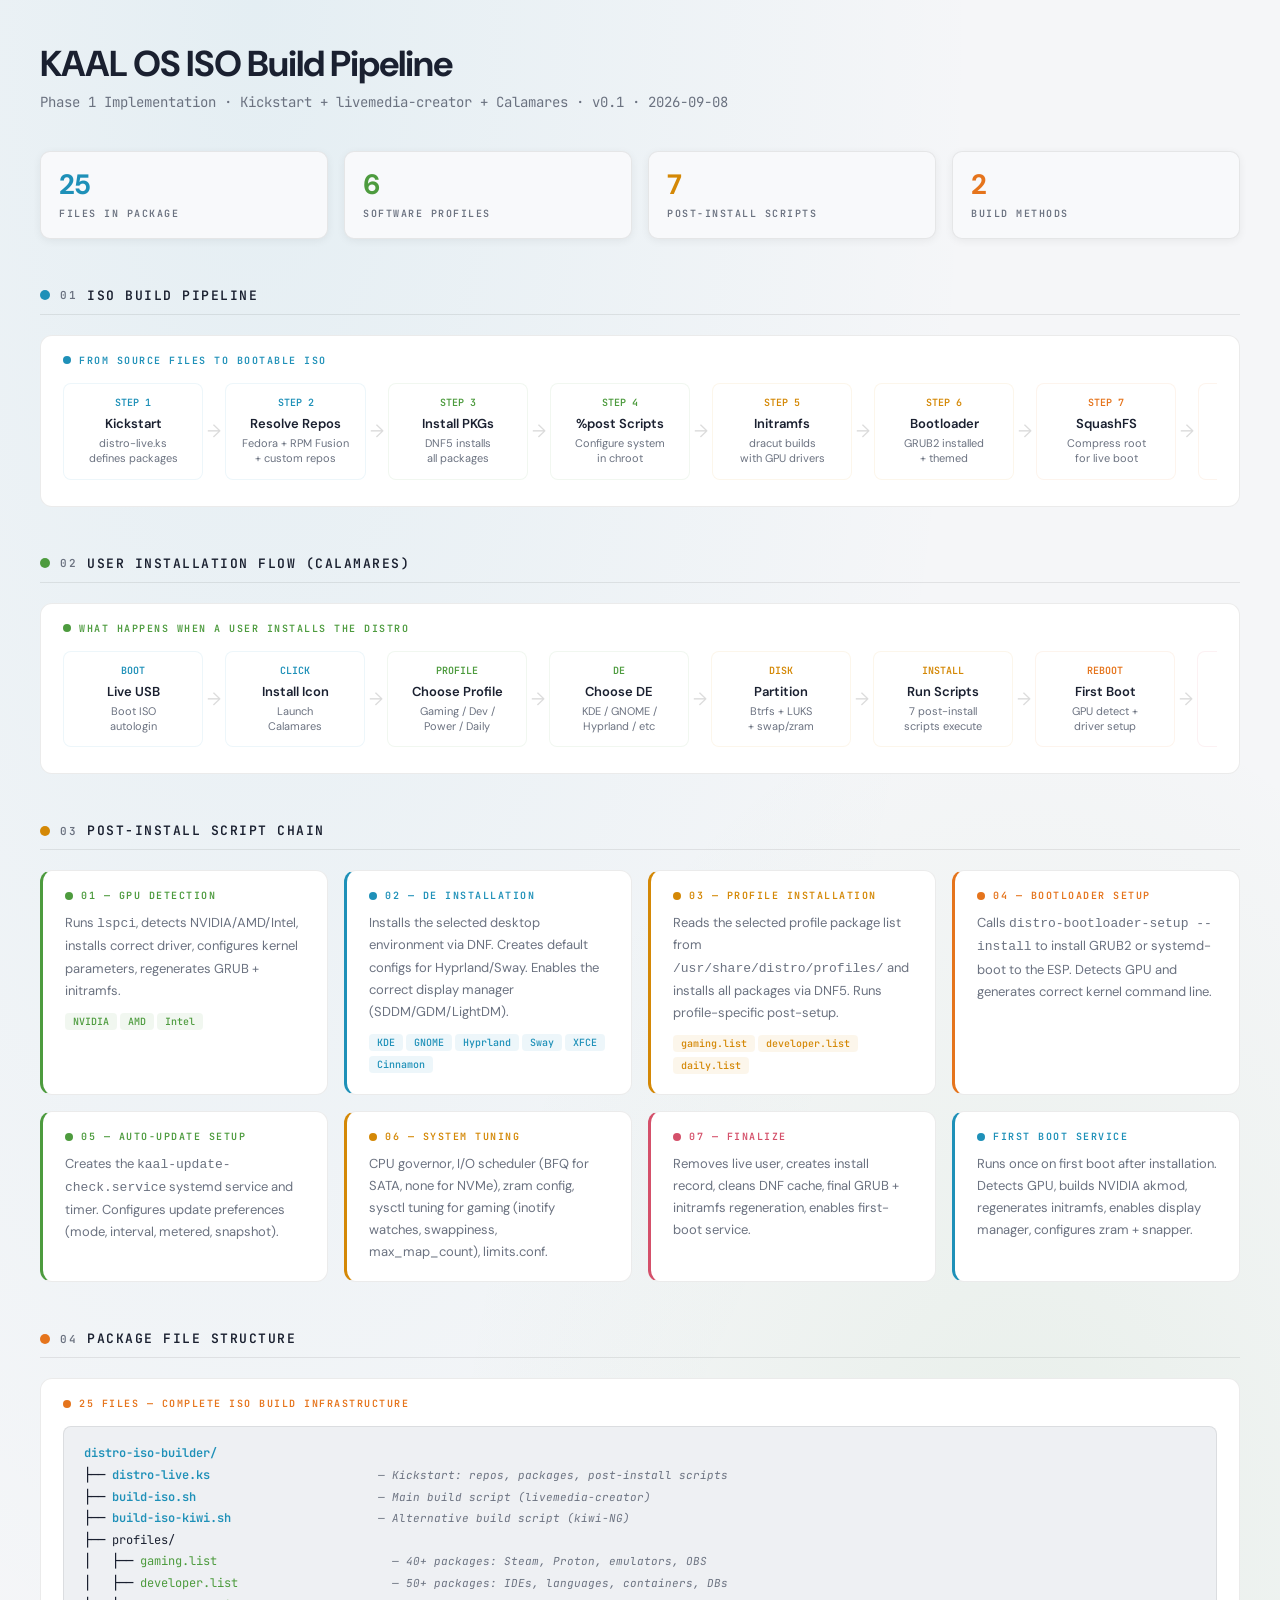
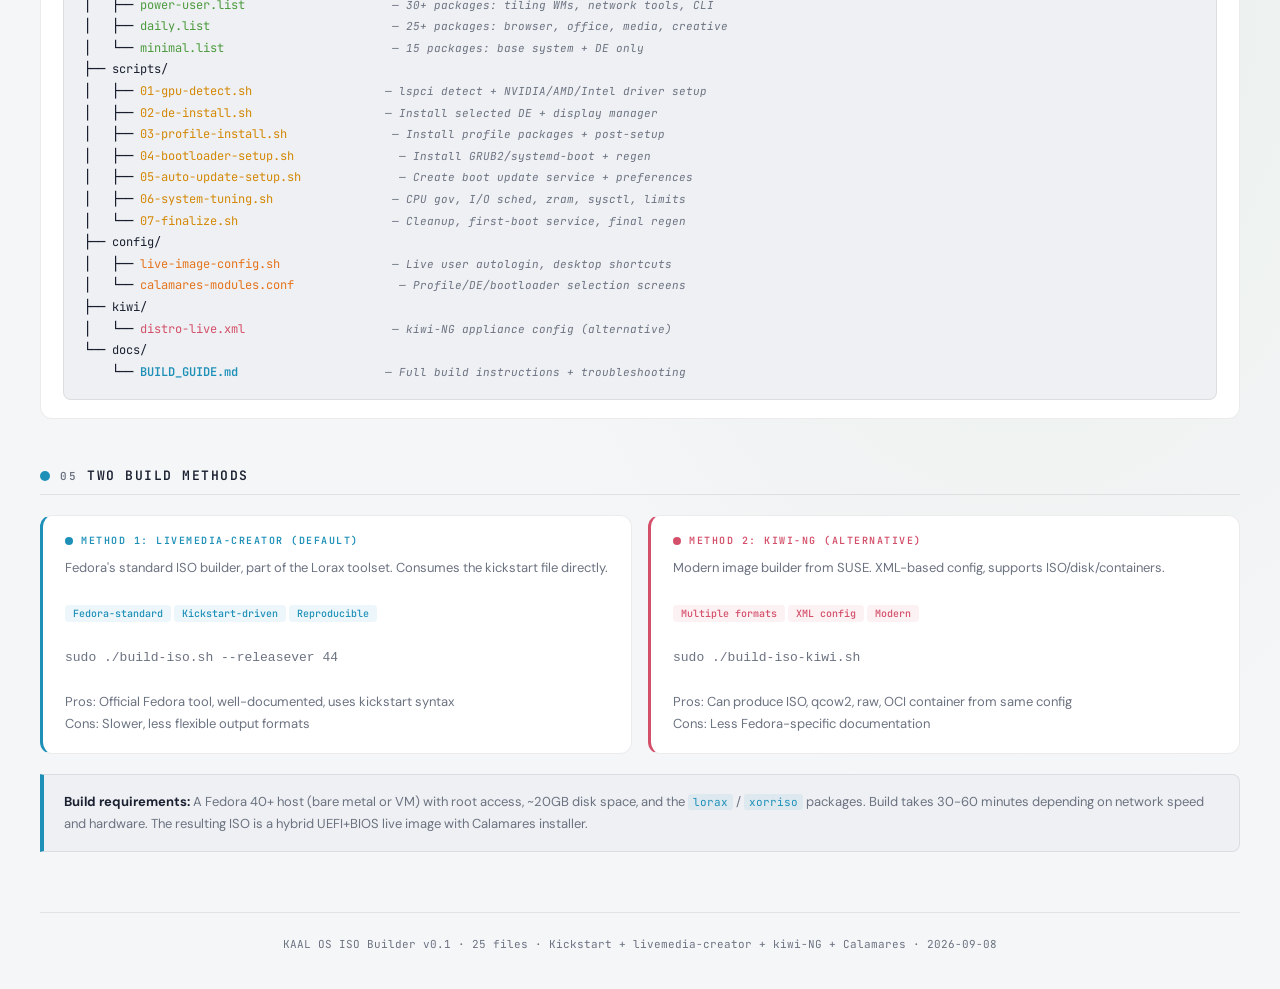
<file: docs/ISO_Build_Pipeline.html>
<!DOCTYPE html>
<html lang="en">
<head>
<meta charset="UTF-8">
<meta name="viewport" content="width=device-width, initial-scale=1.0">
<title>KAAL OS ISO Build Pipeline</title>
<link rel="preconnect" href="https://fonts.googleapis.com">
<link rel="preconnect" href="https://fonts.gstatic.com" crossorigin>
<link href="https://fonts.googleapis.com/css2?family=DM+Sans:wght@400;500;600;700&family=JetBrains+Mono:wght@400;500;600&display=swap" rel="stylesheet">
<style>
:root{--font-body:'DM Sans',system-ui,sans-serif;--font-mono:'JetBrains Mono','SF Mono',Consolas,monospace;--bg:#0b0e14;--surface:#131822;--surface2:#1a2030;--surface-elevated:#20283a;--border:rgba(255,255,255,0.06);--border-bright:rgba(255,255,255,0.12);--text:#e6e9ef;--text-dim:#7c8794;--accent:#39bae6;--accent-dim:rgba(57,186,230,0.1);--green:#7fd962;--green-dim:rgba(127,217,98,0.1);--amber:#f9b54a;--amber-dim:rgba(249,181,74,0.1);--rose:#f07178;--rose-dim:rgba(240,113,120,0.1);--orange:#ff8f40;--orange-dim:rgba(255,143,64,0.1)}
@media (prefers-color-scheme: light){:root{--bg:#f5f6f8;--surface:#fff;--surface2:#eef0f3;--surface-elevated:#f8f9fb;--border:rgba(0,0,0,0.08);--border-bright:rgba(0,0,0,0.14);--text:#1a2030;--text-dim:#6b7280;--accent:#1e90b8;--accent-dim:rgba(30,144,184,0.08);--green:#4d9b3e;--green-dim:rgba(77,155,62,0.08);--amber:#d48806;--amber-dim:rgba(212,136,6,0.08);--rose:#d4506a;--rose-dim:rgba(212,80,106,0.08);--orange:#e5741c;--orange-dim:rgba(229,116,28,0.08)}}
*{margin:0;padding:0;box-sizing:border-box}
body{background:var(--bg);background-image:radial-gradient(ellipse at 20% 0%,var(--accent-dim) 0%,transparent 50%),radial-gradient(ellipse at 80% 60%,var(--green-dim) 0%,transparent 40%);color:var(--text);font-family:var(--font-body);padding:40px;min-height:100vh;overflow-wrap:break-word}
@keyframes fadeUp{from{opacity:0;transform:translateY(14px)}to{opacity:1;transform:translateY(0)}}
.ve-card,.sec-head,.pipeline-step,.kpi-card{animation:fadeUp 0.4s ease-out both;animation-delay:calc(var(--i,0)*0.05s)}
@media (prefers-reduced-motion:reduce){*,*::before,*::after{animation-duration:0.01ms!important}}
h1{font-size:36px;font-weight:700;letter-spacing:-1px;margin-bottom:6px}
.subtitle{color:var(--text-dim);font-size:14px;margin-bottom:40px;font-family:var(--font-mono)}
.sec-head{font-family:var(--font-mono);font-size:13px;font-weight:600;text-transform:uppercase;letter-spacing:1.5px;margin-top:48px;margin-bottom:20px;padding-bottom:10px;border-bottom:1px solid var(--border);display:flex;align-items:center;gap:10px}
.sec-head .dot{width:10px;height:10px;border-radius:50%;flex-shrink:0}
.sec-num{font-size:11px;color:var(--text-dim)}
.ve-card{background:var(--surface);border:1px solid var(--border);border-radius:12px;padding:18px 22px;position:relative}
.ve-card--hero{background:color-mix(in srgb,var(--surface) 88%,var(--accent) 12%);box-shadow:0 4px 24px rgba(0,0,0,0.1);border-color:color-mix(in srgb,var(--border) 50%,var(--accent) 50%);padding:24px 28px}
.ve-card--accent{border-left:3px solid var(--accent)}.ve-card--green{border-left:3px solid var(--green)}.ve-card--amber{border-left:3px solid var(--amber)}.ve-card--orange{border-left:3px solid var(--orange)}.ve-card--rose{border-left:3px solid var(--rose)}
.ve-card__label{font-family:var(--font-mono);font-size:10px;font-weight:600;text-transform:uppercase;letter-spacing:1.5px;margin-bottom:10px;display:flex;align-items:center;gap:8px}
.ve-card--accent .ve-card__label{color:var(--accent)}.ve-card--green .ve-card__label{color:var(--green)}.ve-card--amber .ve-card__label{color:var(--amber)}.ve-card--orange .ve-card__label{color:var(--orange)}.ve-card--rose .ve-card__label{color:var(--rose)}
.ve-card__label::before{content:'';width:8px;height:8px;border-radius:50%;background:currentColor}
.ve-card__desc{color:var(--text-dim);font-size:13px;line-height:1.7}
.card-grid{display:grid;grid-template-columns:repeat(auto-fit,minmax(280px,1fr));gap:16px}.card-grid>*{min-width:0}
.two-col{display:grid;grid-template-columns:1fr 1fr;gap:16px}.two-col>*{min-width:0}
.pipeline{display:flex;gap:0;align-items:stretch;overflow-x:auto;padding-bottom:8px}
.pipeline-step{background:var(--surface);border:1px solid var(--border);border-radius:8px;padding:12px 16px;min-width:140px;flex-shrink:0;text-align:center}
.pipeline-step .step-num{font-family:var(--font-mono);font-size:10px;font-weight:600;margin-bottom:6px}
.pipeline-step .step-name{font-size:13px;font-weight:600;margin-bottom:4px}
.pipeline-step .step-detail{font-size:11px;color:var(--text-dim);line-height:1.4}
.pipeline-step--accent{border-color:var(--accent-dim)}.pipeline-step--accent .step-num{color:var(--accent)}
.pipeline-step--green{border-color:var(--green-dim)}.pipeline-step--green .step-num{color:var(--green)}
.pipeline-step--amber{border-color:var(--amber-dim)}.pipeline-step--amber .step-num{color:var(--amber)}
.pipeline-step--orange{border-color:var(--orange-dim)}.pipeline-step--orange .step-num{color:var(--orange)}
.pipeline-step--rose{border-color:var(--rose-dim)}.pipeline-step--rose .step-num{color:var(--rose)}
.pipeline-arrow{display:flex;align-items:center;padding:0 4px;color:var(--border-bright);font-size:18px;flex-shrink:0}
.tag{font-family:var(--font-mono);font-size:10px;font-weight:500;padding:2px 8px;border-radius:4px;background:var(--accent-dim);color:var(--accent);white-space:nowrap}
.tag--green{background:var(--green-dim);color:var(--green)}.tag--amber{background:var(--amber-dim);color:var(--amber)}.tag--rose{background:var(--rose-dim);color:var(--rose)}.tag--orange{background:var(--orange-dim);color:var(--orange)}
.node-list{list-style:none;font-size:12px;line-height:1.9;padding:0;margin-top:8px}
.node-list li{padding-left:14px;position:relative}
.node-list li::before{content:'\203A';color:var(--text-dim);font-weight:600;position:absolute;left:0}
.node-list code{font-family:var(--font-mono);font-size:11px;background:var(--accent-dim);color:var(--accent);padding:1px 5px;border-radius:3px}
.callout{background:var(--surface2);border:1px solid var(--border);border-left:4px solid var(--accent);border-radius:0 8px 8px 0;padding:16px 20px;font-size:13px;line-height:1.7;color:var(--text-dim);margin-top:20px}
.callout strong{color:var(--text)}.callout code{font-family:var(--font-mono);font-size:11px;background:var(--accent-dim);color:var(--accent);padding:1px 5px;border-radius:3px}
.dir-tree{font-family:var(--font-mono);font-size:12px;line-height:1.8;background:var(--surface2);border:1px solid var(--border);border-radius:8px;padding:16px 20px;overflow-x:auto;white-space:pre;color:var(--text)}
.dir-tree .ann{color:var(--text-dim);font-size:11px;font-style:italic}
.dir-tree .hl{color:var(--accent);font-weight:600}.dir-tree .gp{color:var(--green)}.dir-tree .am{color:var(--amber)}.dir-tree .or{color:var(--orange)}.dir-tree .rs{color:var(--rose)}
.kpi-row{display:grid;grid-template-columns:repeat(auto-fit,minmax(140px,1fr));gap:16px;margin-bottom:32px}
.kpi-card{background:var(--surface-elevated);border:1px solid var(--border);border-radius:10px;padding:18px;box-shadow:0 2px 8px rgba(0,0,0,0.06)}
.kpi-card__value{font-size:28px;font-weight:700;letter-spacing:-1px;line-height:1.1}
.kpi-card__label{font-family:var(--font-mono);font-size:10px;font-weight:600;text-transform:uppercase;letter-spacing:1.5px;color:var(--text-dim);margin-top:6px}
@media (max-width:768px){body{padding:20px}.two-col{grid-template-columns:1fr}.pipeline{flex-wrap:wrap;gap:6px}.pipeline-arrow{display:none}h1{font-size:28px}}
</style>
</head>
<body>

<h1>KAAL OS ISO Build Pipeline</h1>
<p class="subtitle">Phase 1 Implementation &middot; Kickstart + livemedia-creator + Calamares &middot; v0.1 &middot; 2026-09-08</p>

<div class="kpi-row">
  <div class="kpi-card" style="--i:0"><div class="kpi-card__value" style="color:var(--accent)">25</div><div class="kpi-card__label">Files in Package</div></div>
  <div class="kpi-card" style="--i:1"><div class="kpi-card__value" style="color:var(--green)">6</div><div class="kpi-card__label">Software Profiles</div></div>
  <div class="kpi-card" style="--i:2"><div class="kpi-card__value" style="color:var(--amber)">7</div><div class="kpi-card__label">Post-Install Scripts</div></div>
  <div class="kpi-card" style="--i:3"><div class="kpi-card__value" style="color:var(--orange)">2</div><div class="kpi-card__label">Build Methods</div></div>
</div>

<!-- BUILD PIPELINE -->
<div id="s1" class="sec-head" style="--i:4">
  <span class="dot" style="background:var(--accent)"></span>
  <span class="sec-num">01</span> ISO Build Pipeline
</div>

<div class="ve-card" style="--i:5;margin-bottom:16px;">
  <div class="ve-card__label" style="color:var(--accent)">From Source Files to Bootable ISO</div>
  <div class="pipeline" style="margin-top:16px;">
    <div class="pipeline-step pipeline-step--accent">
      <div class="step-num">STEP 1</div>
      <div class="step-name">Kickstart</div>
      <div class="step-detail">distro-live.ks<br>defines packages</div>
    </div>
    <div class="pipeline-arrow">&rarr;</div>
    <div class="pipeline-step pipeline-step--accent">
      <div class="step-num">STEP 2</div>
      <div class="step-name">Resolve Repos</div>
      <div class="step-detail">Fedora + RPM Fusion<br>+ custom repos</div>
    </div>
    <div class="pipeline-arrow">&rarr;</div>
    <div class="pipeline-step pipeline-step--green">
      <div class="step-num">STEP 3</div>
      <div class="step-name">Install PKGs</div>
      <div class="step-detail">DNF5 installs<br>all packages</div>
    </div>
    <div class="pipeline-arrow">&rarr;</div>
    <div class="pipeline-step pipeline-step--green">
      <div class="step-num">STEP 4</div>
      <div class="step-name">%post Scripts</div>
      <div class="step-detail">Configure system<br>in chroot</div>
    </div>
    <div class="pipeline-arrow">&rarr;</div>
    <div class="pipeline-step pipeline-step--amber">
      <div class="step-num">STEP 5</div>
      <div class="step-name">Initramfs</div>
      <div class="step-detail">dracut builds<br>with GPU drivers</div>
    </div>
    <div class="pipeline-arrow">&rarr;</div>
    <div class="pipeline-step pipeline-step--amber">
      <div class="step-num">STEP 6</div>
      <div class="step-name">Bootloader</div>
      <div class="step-detail">GRUB2 installed<br>+ themed</div>
    </div>
    <div class="pipeline-arrow">&rarr;</div>
    <div class="pipeline-step pipeline-step--orange">
      <div class="step-num">STEP 7</div>
      <div class="step-name">SquashFS</div>
      <div class="step-detail">Compress root<br>for live boot</div>
    </div>
    <div class="pipeline-arrow">&rarr;</div>
    <div class="pipeline-step pipeline-step--orange">
      <div class="step-num">STEP 8</div>
      <div class="step-name">ISO Image</div>
      <div class="step-detail">Bootable ISO<br>+ checksums</div>
    </div>
  </div>
</div>

<!-- INSTALLATION FLOW -->
<div id="s2" class="sec-head" style="--i:6">
  <span class="dot" style="background:var(--green)"></span>
  <span class="sec-num">02</span> User Installation Flow (Calamares)
</div>

<div class="ve-card" style="--i:7;margin-bottom:16px;">
  <div class="ve-card__label" style="color:var(--green)">What Happens When a User Installs the Distro</div>
  <div class="pipeline" style="margin-top:16px;">
    <div class="pipeline-step pipeline-step--accent">
      <div class="step-num">BOOT</div>
      <div class="step-name">Live USB</div>
      <div class="step-detail">Boot ISO<br>autologin</div>
    </div>
    <div class="pipeline-arrow">&rarr;</div>
    <div class="pipeline-step pipeline-step--accent">
      <div class="step-num">CLICK</div>
      <div class="step-name">Install Icon</div>
      <div class="step-detail">Launch<br>Calamares</div>
    </div>
    <div class="pipeline-arrow">&rarr;</div>
    <div class="pipeline-step pipeline-step--green">
      <div class="step-num">PROFILE</div>
      <div class="step-name">Choose Profile</div>
      <div class="step-detail">Gaming / Dev /<br>Power / Daily</div>
    </div>
    <div class="pipeline-arrow">&rarr;</div>
    <div class="pipeline-step pipeline-step--green">
      <div class="step-num">DE</div>
      <div class="step-name">Choose DE</div>
      <div class="step-detail">KDE / GNOME /<br>Hyprland / etc</div>
    </div>
    <div class="pipeline-arrow">&rarr;</div>
    <div class="pipeline-step pipeline-step--amber">
      <div class="step-num">DISK</div>
      <div class="step-name">Partition</div>
      <div class="step-detail">Btrfs + LUKS<br>+ swap/zram</div>
    </div>
    <div class="pipeline-arrow">&rarr;</div>
    <div class="pipeline-step pipeline-step--amber">
      <div class="step-num">INSTALL</div>
      <div class="step-name">Run Scripts</div>
      <div class="step-detail">7 post-install<br>scripts execute</div>
    </div>
    <div class="pipeline-arrow">&rarr;</div>
    <div class="pipeline-step pipeline-step--orange">
      <div class="step-num">REBOOT</div>
      <div class="step-name">First Boot</div>
      <div class="step-detail">GPU detect +<br>driver setup</div>
    </div>
    <div class="pipeline-arrow">&rarr;</div>
    <div class="pipeline-step pipeline-step--rose">
      <div class="step-num">READY</div>
      <div class="step-name">Desktop</div>
      <div class="step-detail">Auto-update<br>active</div>
    </div>
  </div>
</div>

<!-- POST-INSTALL SCRIPTS -->
<div id="s3" class="sec-head" style="--i:8">
  <span class="dot" style="background:var(--amber)"></span>
  <span class="sec-num">03</span> Post-Install Script Chain
</div>

<div class="card-grid" style="--i:9">
  <div class="ve-card ve-card--green">
    <div class="ve-card__label">01 &mdash; GPU Detection</div>
    <div class="ve-card__desc">
      Runs <code>lspci</code>, detects NVIDIA/AMD/Intel, installs correct driver, configures kernel parameters, regenerates GRUB + initramfs.
      <div style="margin-top:8px"><span class="tag tag--green">NVIDIA</span> <span class="tag tag--green">AMD</span> <span class="tag tag--green">Intel</span></div>
    </div>
  </div>
  <div class="ve-card ve-card--accent">
    <div class="ve-card__label">02 &mdash; DE Installation</div>
    <div class="ve-card__desc">
      Installs the selected desktop environment via DNF. Creates default configs for Hyprland/Sway. Enables the correct display manager (SDDM/GDM/LightDM).
      <div style="margin-top:8px"><span class="tag">KDE</span> <span class="tag">GNOME</span> <span class="tag">Hyprland</span> <span class="tag">Sway</span> <span class="tag">XFCE</span> <span class="tag">Cinnamon</span></div>
    </div>
  </div>
  <div class="ve-card ve-card--amber">
    <div class="ve-card__label">03 &mdash; Profile Installation</div>
    <div class="ve-card__desc">
      Reads the selected profile package list from <code>/usr/share/distro/profiles/</code> and installs all packages via DNF5. Runs profile-specific post-setup.
      <div style="margin-top:8px"><span class="tag tag--amber">gaming.list</span> <span class="tag tag--amber">developer.list</span> <span class="tag tag--amber">daily.list</span></div>
    </div>
  </div>
  <div class="ve-card ve-card--orange">
    <div class="ve-card__label">04 &mdash; Bootloader Setup</div>
    <div class="ve-card__desc">
      Calls <code>distro-bootloader-setup --install</code> to install GRUB2 or systemd-boot to the ESP. Detects GPU and generates correct kernel command line.
    </div>
  </div>
  <div class="ve-card ve-card--green">
    <div class="ve-card__label">05 &mdash; Auto-Update Setup</div>
    <div class="ve-card__desc">
      Creates the <code>kaal-update-check.service</code> systemd service and timer. Configures update preferences (mode, interval, metered, snapshot).
    </div>
  </div>
  <div class="ve-card ve-card--amber">
    <div class="ve-card__label">06 &mdash; System Tuning</div>
    <div class="ve-card__desc">
      CPU governor, I/O scheduler (BFQ for SATA, none for NVMe), zram config, sysctl tuning for gaming (inotify watches, swappiness, max_map_count), limits.conf.
    </div>
  </div>
  <div class="ve-card ve-card--rose">
    <div class="ve-card__label">07 &mdash; Finalize</div>
    <div class="ve-card__desc">
      Removes live user, creates install record, cleans DNF cache, final GRUB + initramfs regeneration, enables first-boot service.
    </div>
  </div>
  <div class="ve-card ve-card--accent">
    <div class="ve-card__label">First Boot Service</div>
    <div class="ve-card__desc">
      Runs once on first boot after installation. Detects GPU, builds NVIDIA akmod, regenerates initramfs, enables display manager, configures zram + snapper.
    </div>
  </div>
</div>

<!-- FILE STRUCTURE -->
<div id="s4" class="sec-head" style="--i:10">
  <span class="dot" style="background:var(--orange)"></span>
  <span class="sec-num">04</span> Package File Structure
</div>

<div class="ve-card" style="--i:11">
  <div class="ve-card__label" style="color:var(--orange)">25 Files &mdash; Complete ISO Build Infrastructure</div>
  <pre class="dir-tree" style="margin-top:16px"><span class="hl">distro-iso-builder/</span>
├── <span class="hl">distro-live.ks</span>                        <span class="ann">— Kickstart: repos, packages, post-install scripts</span>
├── <span class="hl">build-iso.sh</span>                          <span class="ann">— Main build script (livemedia-creator)</span>
├── <span class="hl">build-iso-kiwi.sh</span>                     <span class="ann">— Alternative build script (kiwi-NG)</span>
├── profiles/
│   ├── <span class="gp">gaming.list</span>                         <span class="ann">— 40+ packages: Steam, Proton, emulators, OBS</span>
│   ├── <span class="gp">developer.list</span>                      <span class="ann">— 50+ packages: IDEs, languages, containers, DBs</span>
│   ├── <span class="gp">power-user.list</span>                     <span class="ann">— 30+ packages: tiling WMs, network tools, CLI</span>
│   ├── <span class="gp">daily.list</span>                          <span class="ann">— 25+ packages: browser, office, media, creative</span>
│   └── <span class="gp">minimal.list</span>                        <span class="ann">— 15 packages: base system + DE only</span>
├── scripts/
│   ├── <span class="am">01-gpu-detect.sh</span>                   <span class="ann">— lspci detect + NVIDIA/AMD/Intel driver setup</span>
│   ├── <span class="am">02-de-install.sh</span>                   <span class="ann">— Install selected DE + display manager</span>
│   ├── <span class="am">03-profile-install.sh</span>               <span class="ann">— Install profile packages + post-setup</span>
│   ├── <span class="am">04-bootloader-setup.sh</span>               <span class="ann">— Install GRUB2/systemd-boot + regen</span>
│   ├── <span class="am">05-auto-update-setup.sh</span>              <span class="ann">— Create boot update service + preferences</span>
│   ├── <span class="am">06-system-tuning.sh</span>                 <span class="ann">— CPU gov, I/O sched, zram, sysctl, limits</span>
│   └── <span class="am">07-finalize.sh</span>                      <span class="ann">— Cleanup, first-boot service, final regen</span>
├── config/
│   ├── <span class="or">live-image-config.sh</span>                <span class="ann">— Live user autologin, desktop shortcuts</span>
│   └── <span class="or">calamares-modules.conf</span>               <span class="ann">— Profile/DE/bootloader selection screens</span>
├── kiwi/
│   └── <span class="rs">distro-live.xml</span>                     <span class="ann">— kiwi-NG appliance config (alternative)</span>
└── docs/
    └── <span class="hl">BUILD_GUIDE.md</span>                     <span class="ann">— Full build instructions + troubleshooting</span></pre>
</div>

<!-- BUILD METHODS -->
<div id="s5" class="sec-head" style="--i:12">
  <span class="dot" style="background:var(--accent)"></span>
  <span class="sec-num">05</span> Two Build Methods
</div>

<div class="two-col" style="--i:13">
  <div class="ve-card ve-card--accent">
    <div class="ve-card__label">Method 1: livemedia-creator (Default)</div>
    <div class="ve-card__desc">
      Fedora's standard ISO builder, part of the Lorax toolset. Consumes the kickstart file directly.
      <br><br>
      <span class="tag">Fedora-standard</span> <span class="tag">Kickstart-driven</span> <span class="tag">Reproducible</span>
      <br><br>
      <code>sudo ./build-iso.sh --releasever 44</code>
      <br><br>
      Pros: Official Fedora tool, well-documented, uses kickstart syntax
      <br>
      Cons: Slower, less flexible output formats
    </div>
  </div>
  <div class="ve-card ve-card--rose">
    <div class="ve-card__label">Method 2: kiwi-NG (Alternative)</div>
    <div class="ve-card__desc">
      Modern image builder from SUSE. XML-based config, supports ISO/disk/containers.
      <br><br>
      <span class="tag tag--rose">Multiple formats</span> <span class="tag tag--rose">XML config</span> <span class="tag tag--rose">Modern</span>
      <br><br>
      <code>sudo ./build-iso-kiwi.sh</code>
      <br><br>
      Pros: Can produce ISO, qcow2, raw, OCI container from same config
      <br>
      Cons: Less Fedora-specific documentation
    </div>
  </div>
</div>

<div class="callout" style="--i:14">
  <strong>Build requirements:</strong> A Fedora 40+ host (bare metal or VM) with root access, ~20GB disk space, and the <code>lorax</code> / <code>xorriso</code> packages. Build takes 30-60 minutes depending on network speed and hardware. The resulting ISO is a hybrid UEFI+BIOS live image with Calamares installer.
</div>

<div style="text-align:center;margin-top:60px;padding-top:24px;border-top:1px solid var(--border);font-family:var(--font-mono);font-size:11px;color:var(--text-dim)">
  KAAL OS ISO Builder v0.1 &middot; 25 files &middot; Kickstart + livemedia-creator + kiwi-NG + Calamares &middot; 2026-09-08
</div>

</body></html>
</file>
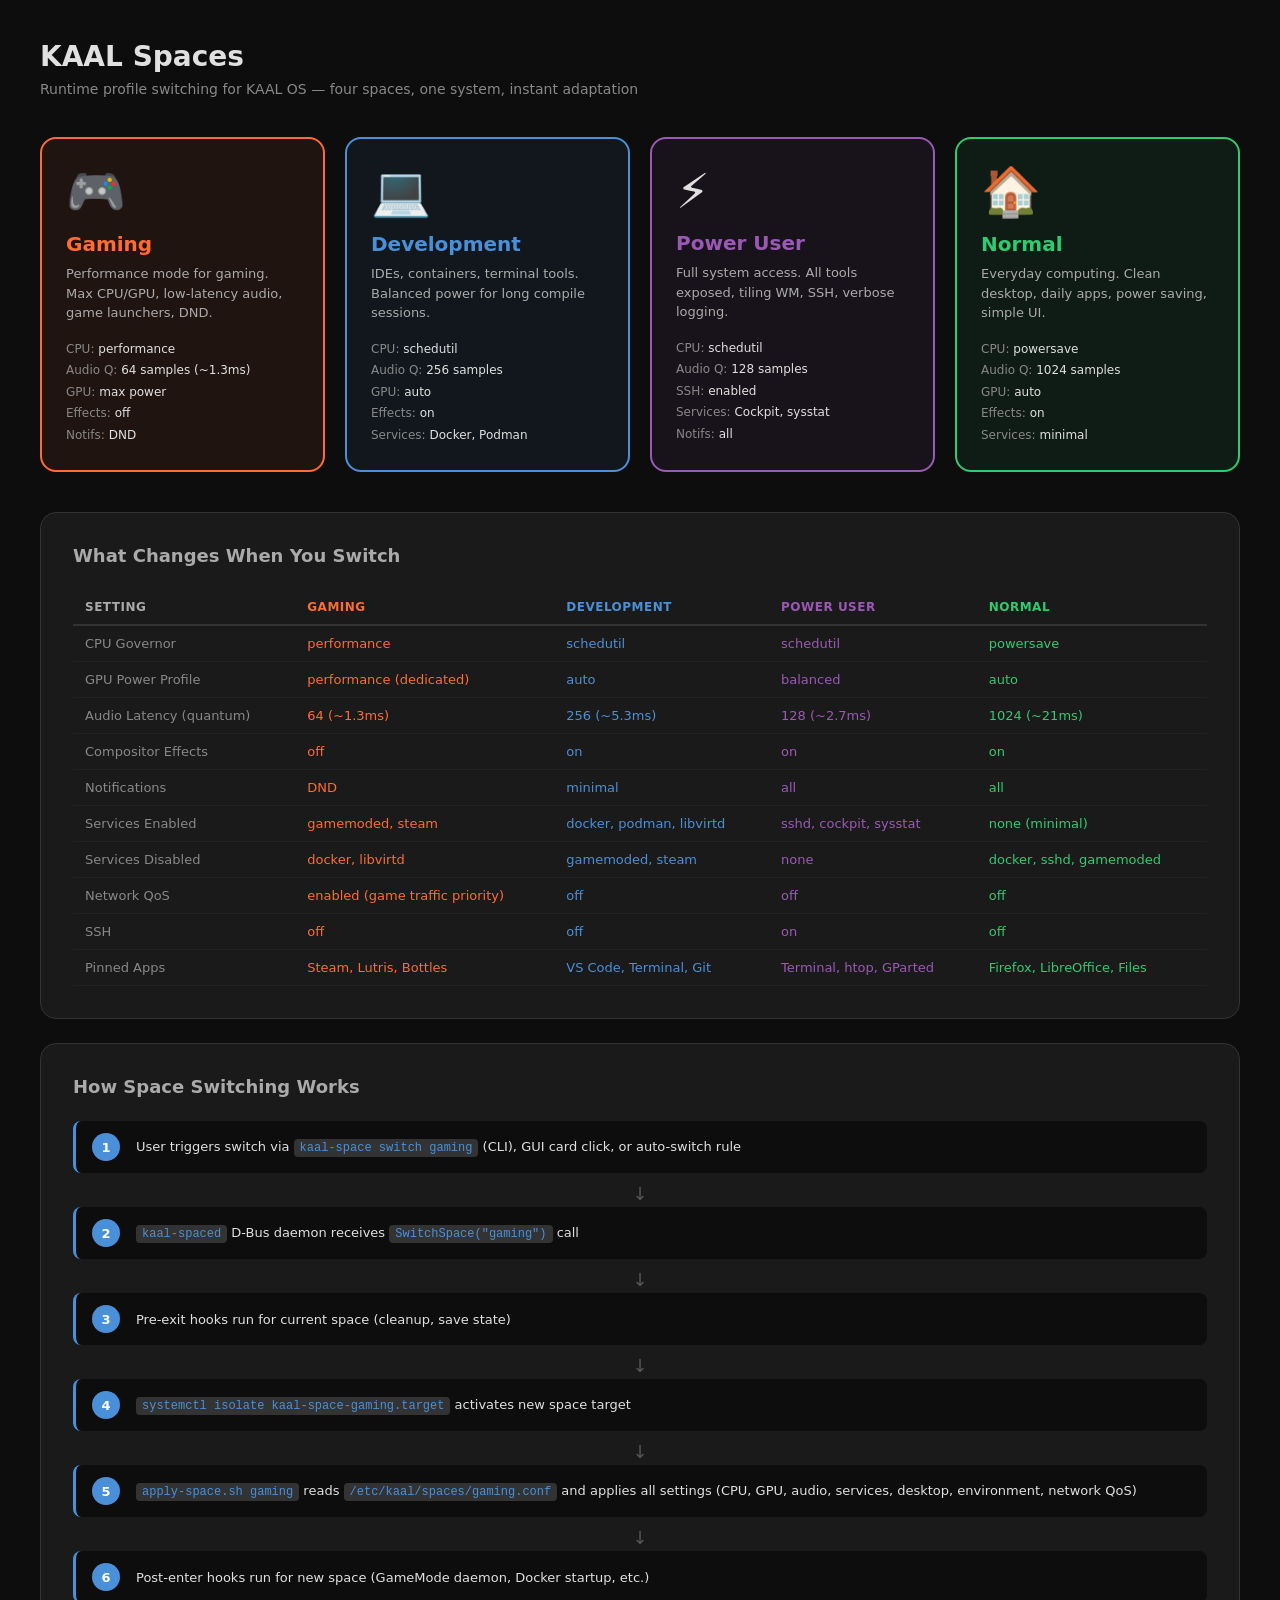
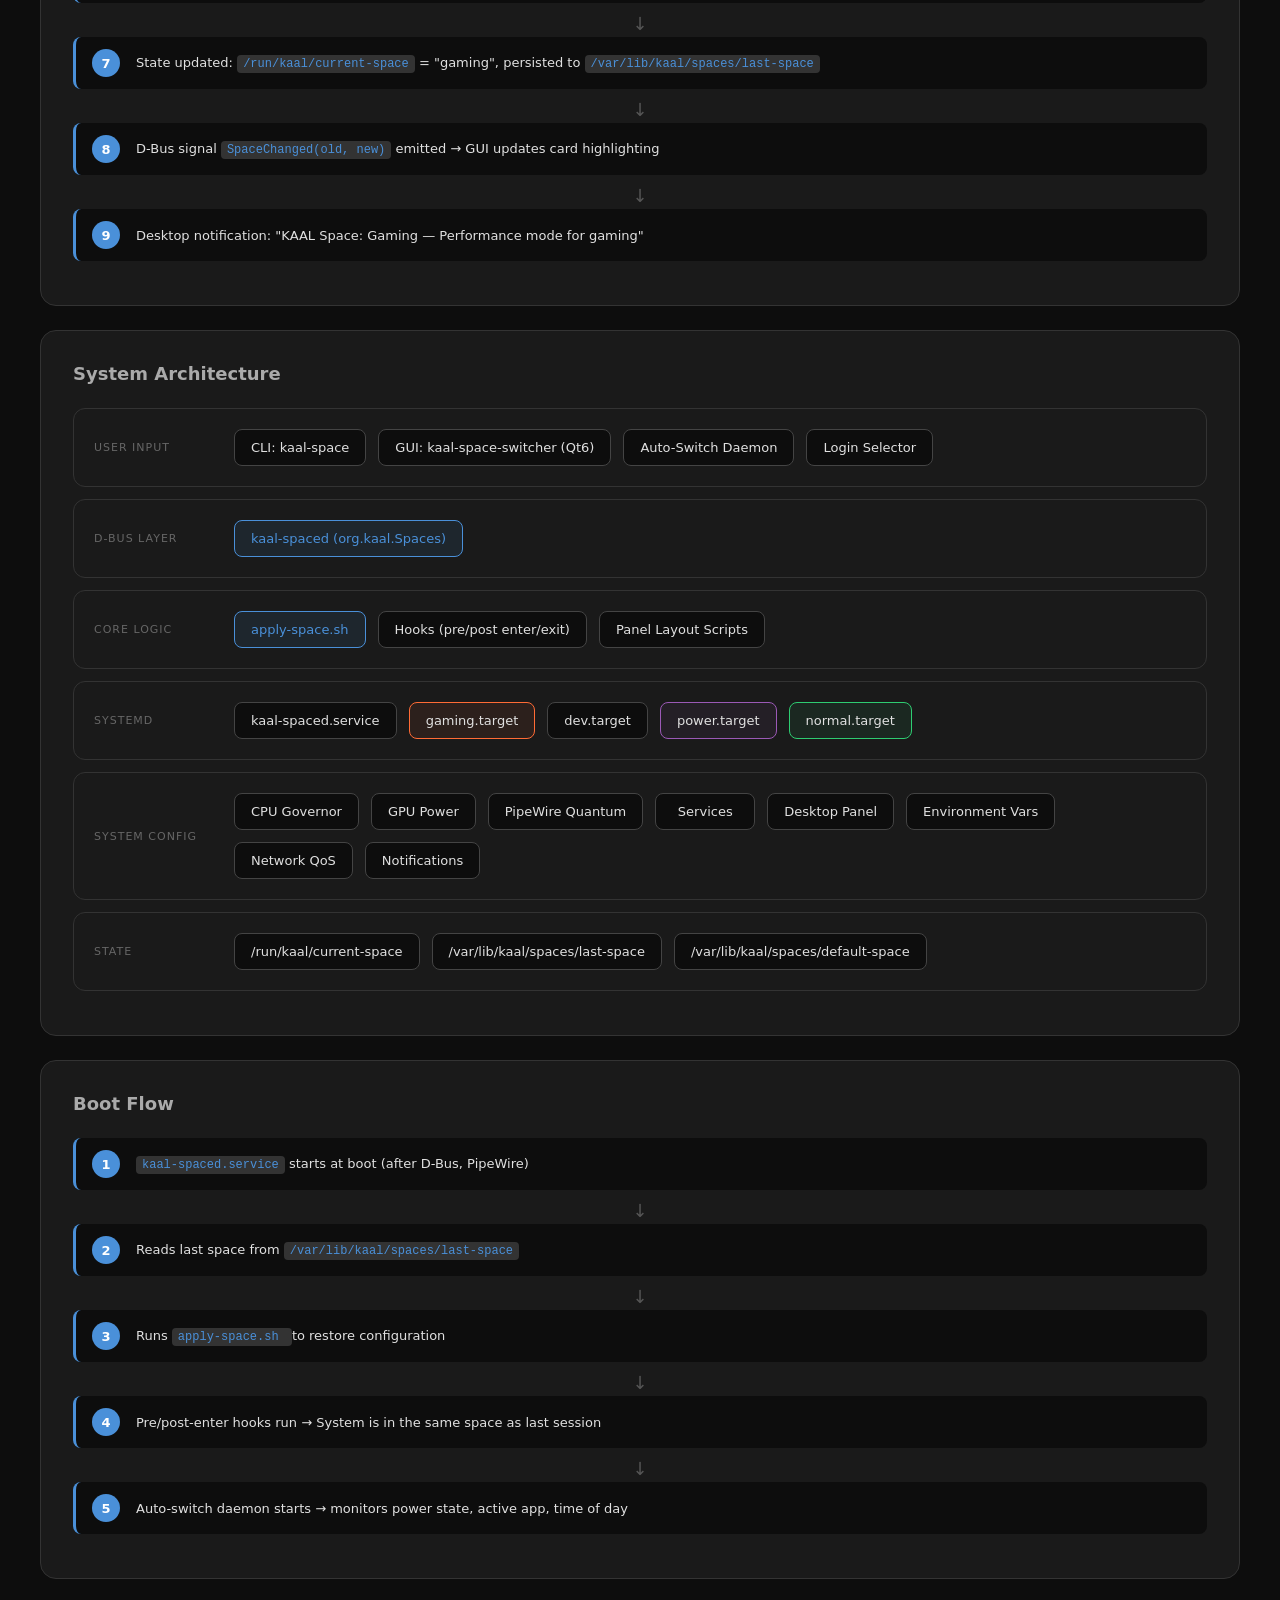
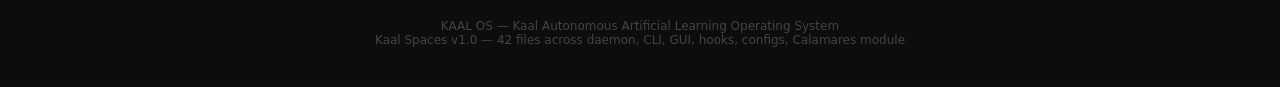
<file: packages/kaal-spaces/docs/Kaal_Spaces_Architecture.html>
<!DOCTYPE html>
<html lang="en">
<head>
<meta charset="UTF-8">
<meta name="viewport" content="width=device-width, initial-scale=1.0">
<title>KAAL Spaces — Architecture</title>
<style>
  * { margin: 0; padding: 0; box-sizing: border-box; }
  body {
    background: #0d0d0d;
    color: #e0e0e0;
    font-family: 'Segoe UI', system-ui, -apple-system, sans-serif;
    padding: 40px;
    min-height: 100vh;
  }
  h1 { font-size: 28px; margin-bottom: 8px; }
  .subtitle { color: #888; font-size: 14px; margin-bottom: 40px; }
  .container { max-width: 1200px; margin: 0 auto; }

  /* Space cards */
  .spaces-row {
    display: flex; gap: 20px; margin-bottom: 40px;
  }
  .space-card {
    flex: 1; border-radius: 16px; padding: 24px;
    border: 2px solid; min-height: 280px;
    transition: transform 0.2s, box-shadow 0.2s;
  }
  .space-card:hover {
    transform: translateY(-4px);
    box-shadow: 0 8px 32px rgba(0,0,0,0.4);
  }
  .space-card .icon { font-size: 48px; margin-bottom: 12px; }
  .space-card h3 { font-size: 20px; margin-bottom: 8px; }
  .space-card .desc { font-size: 13px; color: #aaa; margin-bottom: 16px; line-height: 1.5; }
  .space-card .stats { font-size: 12px; line-height: 1.8; }
  .space-card .stats span { color: #888; }
  .gaming { border-color: #FF6B35; background: rgba(255,107,53,0.08); }
  .gaming h3 { color: #FF6B35; }
  .dev { border-color: #4A90D9; background: rgba(74,144,217,0.08); }
  .dev h3 { color: #4A90D9; }
  .power { border-color: #9B59B6; background: rgba(155,89,182,0.08); }
  .power h3 { color: #9B59B6; }
  .normal { border-color: #2ECC71; background: rgba(46,204,113,0.08); }
  .normal h3 { color: #2ECC71; }

  /* Flow diagram */
  .flow-section {
    background: #1a1a1a; border-radius: 16px; padding: 32px;
    margin-bottom: 24px; border: 1px solid #333;
  }
  .flow-section h2 { font-size: 18px; margin-bottom: 24px; color: #aaa; }

  .flow-step {
    display: flex; align-items: center; gap: 16px;
    margin-bottom: 12px; padding: 12px 16px;
    background: #0d0d0d; border-radius: 8px;
    border-left: 3px solid #4A90D9;
  }
  .flow-step .num {
    background: #4A90D9; color: #fff; border-radius: 50%;
    width: 28px; height: 28px; display: flex;
    align-items: center; justify-content: center;
    font-size: 13px; font-weight: bold; flex-shrink: 0;
  }
  .flow-step .text { font-size: 13px; line-height: 1.5; }
  .flow-step .text code {
    background: #333; padding: 2px 6px; border-radius: 4px;
    font-size: 12px; color: #4A90D9;
  }
  .arrow-down {
    text-align: center; color: #555; font-size: 18px;
    margin: 4px 0; line-height: 1;
  }

  /* Architecture layers */
  .arch-layer {
    background: #1a1a1a; border-radius: 12px; padding: 20px;
    margin-bottom: 12px; border: 1px solid #333;
    display: flex; align-items: center; gap: 20px;
  }
  .arch-layer .label {
    font-size: 11px; text-transform: uppercase; letter-spacing: 1px;
    color: #666; width: 120px; flex-shrink: 0;
  }
  .arch-layer .content { flex: 1; display: flex; gap: 12px; flex-wrap: wrap; }
  .arch-box {
    background: #0d0d0d; border: 1px solid #444;
    border-radius: 8px; padding: 10px 16px;
    font-size: 13px; text-align: center; min-width: 100px;
  }
  .arch-box.highlight {
    border-color: #4A90D9; background: rgba(74,144,217,0.1);
    color: #4A90D9;
  }
  .arch-box.green { border-color: #2ECC71; background: rgba(46,204,113,0.08); }
  .arch-box.orange { border-color: #FF6B35; background: rgba(255,107,53,0.08); }
  .arch-box.purple { border-color: #9B59B6; background: rgba(155,89,182,0.08); }

  /* What changes table */
  .changes-table {
    width: 100%; border-collapse: collapse;
    margin-top: 16px; font-size: 13px;
  }
  .changes-table th {
    text-align: left; padding: 10px 12px;
    border-bottom: 2px solid #333; color: #aaa;
    font-size: 12px; text-transform: uppercase; letter-spacing: 0.5px;
  }
  .changes-table td {
    padding: 10px 12px; border-bottom: 1px solid #222;
  }
  .changes-table td:first-child { color: #888; font-weight: 500; }
  .changes-table .gaming-cell { color: #FF6B35; }
  .changes-table .dev-cell { color: #4A90D9; }
  .changes-table .power-cell { color: #9B59B6; }
  .changes-table .normal-cell { color: #2ECC71; }

  .footer { text-align: center; color: #444; font-size: 12px; margin-top: 40px; }
</style>
</head>
<body>
<div class="container">

<h1>KAAL Spaces</h1>
<p class="subtitle">Runtime profile switching for KAAL OS — four spaces, one system, instant adaptation</p>

<!-- Four Space Cards -->
<div class="spaces-row">
  <div class="space-card gaming">
    <div class="icon">🎮</div>
    <h3>Gaming</h3>
    <div class="desc">Performance mode for gaming. Max CPU/GPU, low-latency audio, game launchers, DND.</div>
    <div class="stats">
      <span>CPU:</span> performance<br>
      <span>Audio Q:</span> 64 samples (~1.3ms)<br>
      <span>GPU:</span> max power<br>
      <span>Effects:</span> off<br>
      <span>Notifs:</span> DND
    </div>
  </div>
  <div class="space-card dev">
    <div class="icon">💻</div>
    <h3>Development</h3>
    <div class="desc">IDEs, containers, terminal tools. Balanced power for long compile sessions.</div>
    <div class="stats">
      <span>CPU:</span> schedutil<br>
      <span>Audio Q:</span> 256 samples<br>
      <span>GPU:</span> auto<br>
      <span>Effects:</span> on<br>
      <span>Services:</span> Docker, Podman
    </div>
  </div>
  <div class="space-card power">
    <div class="icon">⚡</div>
    <h3>Power User</h3>
    <div class="desc">Full system access. All tools exposed, tiling WM, SSH, verbose logging.</div>
    <div class="stats">
      <span>CPU:</span> schedutil<br>
      <span>Audio Q:</span> 128 samples<br>
      <span>SSH:</span> enabled<br>
      <span>Services:</span> Cockpit, sysstat<br>
      <span>Notifs:</span> all
    </div>
  </div>
  <div class="space-card normal">
    <div class="icon">🏠</div>
    <h3>Normal</h3>
    <div class="desc">Everyday computing. Clean desktop, daily apps, power saving, simple UI.</div>
    <div class="stats">
      <span>CPU:</span> powersave<br>
      <span>Audio Q:</span> 1024 samples<br>
      <span>GPU:</span> auto<br>
      <span>Effects:</span> on<br>
      <span>Services:</span> minimal
    </div>
  </div>
</div>

<!-- What Changes Per Space -->
<div class="flow-section">
  <h2>What Changes When You Switch</h2>
  <table class="changes-table">
    <thead>
      <tr>
        <th>Setting</th>
        <th class="gaming-cell">Gaming</th>
        <th class="dev-cell">Development</th>
        <th class="power-cell">Power User</th>
        <th class="normal-cell">Normal</th>
      </tr>
    </thead>
    <tbody>
      <tr>
        <td>CPU Governor</td>
        <td class="gaming-cell">performance</td>
        <td class="dev-cell">schedutil</td>
        <td class="power-cell">schedutil</td>
        <td class="normal-cell">powersave</td>
      </tr>
      <tr>
        <td>GPU Power Profile</td>
        <td class="gaming-cell">performance (dedicated)</td>
        <td class="dev-cell">auto</td>
        <td class="power-cell">balanced</td>
        <td class="normal-cell">auto</td>
      </tr>
      <tr>
        <td>Audio Latency (quantum)</td>
        <td class="gaming-cell">64 (~1.3ms)</td>
        <td class="dev-cell">256 (~5.3ms)</td>
        <td class="power-cell">128 (~2.7ms)</td>
        <td class="normal-cell">1024 (~21ms)</td>
      </tr>
      <tr>
        <td>Compositor Effects</td>
        <td class="gaming-cell">off</td>
        <td class="dev-cell">on</td>
        <td class="power-cell">on</td>
        <td class="normal-cell">on</td>
      </tr>
      <tr>
        <td>Notifications</td>
        <td class="gaming-cell">DND</td>
        <td class="dev-cell">minimal</td>
        <td class="power-cell">all</td>
        <td class="normal-cell">all</td>
      </tr>
      <tr>
        <td>Services Enabled</td>
        <td class="gaming-cell">gamemoded, steam</td>
        <td class="dev-cell">docker, podman, libvirtd</td>
        <td class="power-cell">sshd, cockpit, sysstat</td>
        <td class="normal-cell">none (minimal)</td>
      </tr>
      <tr>
        <td>Services Disabled</td>
        <td class="gaming-cell">docker, libvirtd</td>
        <td class="dev-cell">gamemoded, steam</td>
        <td class="power-cell">none</td>
        <td class="normal-cell">docker, sshd, gamemoded</td>
      </tr>
      <tr>
        <td>Network QoS</td>
        <td class="gaming-cell">enabled (game traffic priority)</td>
        <td class="dev-cell">off</td>
        <td class="power-cell">off</td>
        <td class="normal-cell">off</td>
      </tr>
      <tr>
        <td>SSH</td>
        <td class="gaming-cell">off</td>
        <td class="dev-cell">off</td>
        <td class="power-cell">on</td>
        <td class="normal-cell">off</td>
      </tr>
      <tr>
        <td>Pinned Apps</td>
        <td class="gaming-cell">Steam, Lutris, Bottles</td>
        <td class="dev-cell">VS Code, Terminal, Git</td>
        <td class="power-cell">Terminal, htop, GParted</td>
        <td class="normal-cell">Firefox, LibreOffice, Files</td>
      </tr>
    </tbody>
  </table>
</div>

<!-- Switching Flow -->
<div class="flow-section">
  <h2>How Space Switching Works</h2>

  <div class="flow-step">
    <div class="num">1</div>
    <div class="text">User triggers switch via <code>kaal-space switch gaming</code> (CLI), GUI card click, or auto-switch rule</div>
  </div>
  <div class="arrow-down">↓</div>
  <div class="flow-step">
    <div class="num">2</div>
    <div class="text"><code>kaal-spaced</code> D-Bus daemon receives <code>SwitchSpace("gaming")</code> call</div>
  </div>
  <div class="arrow-down">↓</div>
  <div class="flow-step">
    <div class="num">3</div>
    <div class="text">Pre-exit hooks run for current space (cleanup, save state)</div>
  </div>
  <div class="arrow-down">↓</div>
  <div class="flow-step">
    <div class="num">4</div>
    <div class="text"><code>systemctl isolate kaal-space-gaming.target</code> activates new space target</div>
  </div>
  <div class="arrow-down">↓</div>
  <div class="flow-step">
    <div class="num">5</div>
    <div class="text"><code>apply-space.sh gaming</code> reads <code>/etc/kaal/spaces/gaming.conf</code> and applies all settings (CPU, GPU, audio, services, desktop, environment, network QoS)</div>
  </div>
  <div class="arrow-down">↓</div>
  <div class="flow-step">
    <div class="num">6</div>
    <div class="text">Post-enter hooks run for new space (GameMode daemon, Docker startup, etc.)</div>
  </div>
  <div class="arrow-down">↓</div>
  <div class="flow-step">
    <div class="num">7</div>
    <div class="text">State updated: <code>/run/kaal/current-space</code> = "gaming", persisted to <code>/var/lib/kaal/spaces/last-space</code></div>
  </div>
  <div class="arrow-down">↓</div>
  <div class="flow-step">
    <div class="num">8</div>
    <div class="text">D-Bus signal <code>SpaceChanged(old, new)</code> emitted → GUI updates card highlighting</div>
  </div>
  <div class="arrow-down">↓</div>
  <div class="flow-step">
    <div class="num">9</div>
    <div class="text">Desktop notification: "KAAL Space: Gaming — Performance mode for gaming"</div>
  </div>
</div>

<!-- Architecture Layers -->
<div class="flow-section">
  <h2>System Architecture</h2>

  <div class="arch-layer">
    <div class="label">User Input</div>
    <div class="content">
      <div class="arch-box">CLI: kaal-space</div>
      <div class="arch-box">GUI: kaal-space-switcher (Qt6)</div>
      <div class="arch-box">Auto-Switch Daemon</div>
      <div class="arch-box">Login Selector</div>
    </div>
  </div>

  <div class="arch-layer">
    <div class="label">D-Bus Layer</div>
    <div class="content">
      <div class="arch-box highlight">kaal-spaced (org.kaal.Spaces)</div>
    </div>
  </div>

  <div class="arch-layer">
    <div class="label">Core Logic</div>
    <div class="content">
      <div class="arch-box highlight">apply-space.sh</div>
      <div class="arch-box">Hooks (pre/post enter/exit)</div>
      <div class="arch-box">Panel Layout Scripts</div>
    </div>
  </div>

  <div class="arch-layer">
    <div class="label">systemd</div>
    <div class="content">
      <div class="arch-box">kaal-spaced.service</div>
      <div class="arch-box orange">gaming.target</div>
      <div class="arch-box">dev.target</div>
      <div class="arch-box purple">power.target</div>
      <div class="arch-box green">normal.target</div>
    </div>
  </div>

  <div class="arch-layer">
    <div class="label">System Config</div>
    <div class="content">
      <div class="arch-box">CPU Governor</div>
      <div class="arch-box">GPU Power</div>
      <div class="arch-box">PipeWire Quantum</div>
      <div class="arch-box">Services</div>
      <div class="arch-box">Desktop Panel</div>
      <div class="arch-box">Environment Vars</div>
      <div class="arch-box">Network QoS</div>
      <div class="arch-box">Notifications</div>
    </div>
  </div>

  <div class="arch-layer">
    <div class="label">State</div>
    <div class="content">
      <div class="arch-box">/run/kaal/current-space</div>
      <div class="arch-box">/var/lib/kaal/spaces/last-space</div>
      <div class="arch-box">/var/lib/kaal/spaces/default-space</div>
    </div>
  </div>
</div>

<!-- Boot Flow -->
<div class="flow-section">
  <h2>Boot Flow</h2>
  <div class="flow-step">
    <div class="num">1</div>
    <div class="text"><code>kaal-spaced.service</code> starts at boot (after D-Bus, PipeWire)</div>
  </div>
  <div class="arrow-down">↓</div>
  <div class="flow-step">
    <div class="num">2</div>
    <div class="text">Reads last space from <code>/var/lib/kaal/spaces/last-space</code></div>
  </div>
  <div class="arrow-down">↓</div>
  <div class="flow-step">
    <div class="num">3</div>
    <div class="text">Runs <code>apply-space.sh <last-space></code> to restore configuration</div>
  </div>
  <div class="arrow-down">↓</div>
  <div class="flow-step">
    <div class="num">4</div>
    <div class="text">Pre/post-enter hooks run → System is in the same space as last session</div>
  </div>
  <div class="arrow-down">↓</div>
  <div class="flow-step">
    <div class="num">5</div>
    <div class="text">Auto-switch daemon starts → monitors power state, active app, time of day</div>
  </div>
</div>

<div class="footer">
  KAAL OS — Kaal Autonomous Artificial Learning Operating System<br>
  Kaal Spaces v1.0 — 42 files across daemon, CLI, GUI, hooks, configs, Calamares module
</div>

</div>
</body>
</html>
</file>
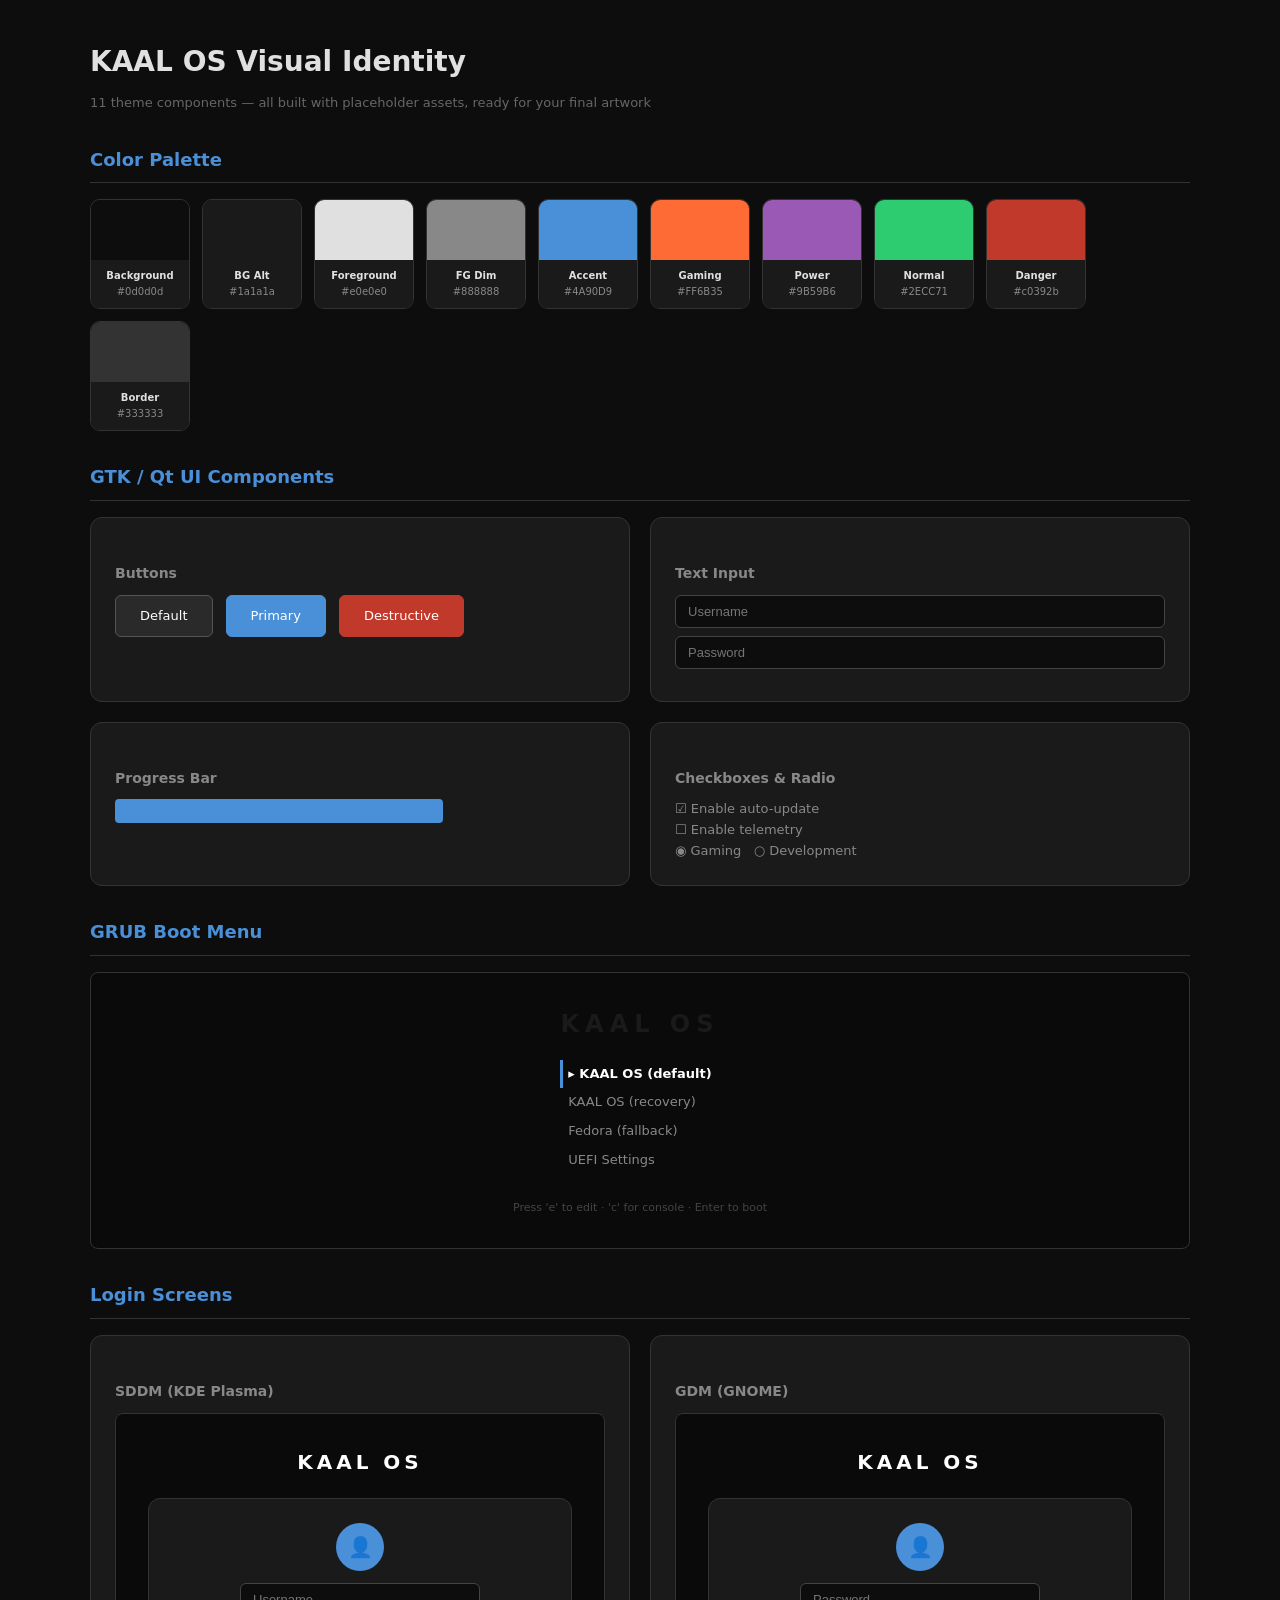
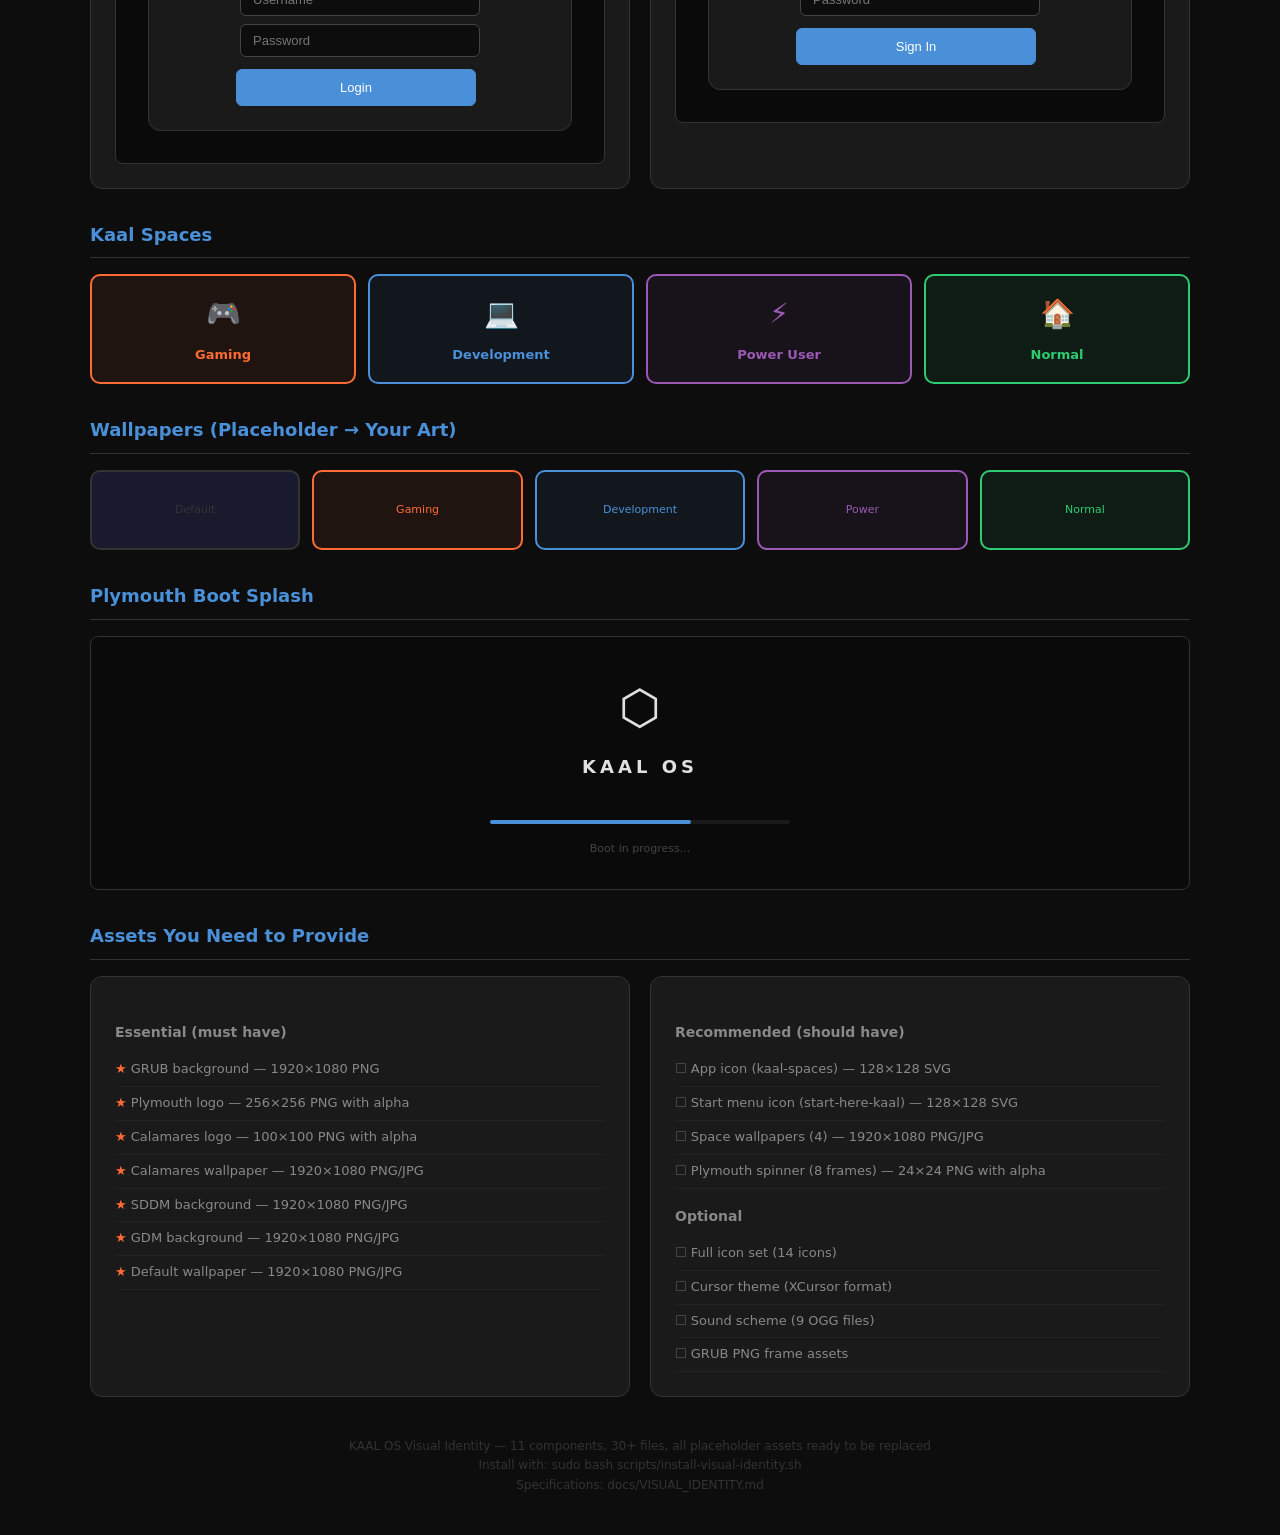
<file: packages/kaal-visual/docs/Visual_Identity_Preview.html>
<!DOCTYPE html>
<html lang="en">
<head>
<meta charset="UTF-8">
<meta name="viewport" content="width=device-width, initial-scale=1.0">
<title>KAAL OS — Visual Identity Preview</title>
<style>
  * { margin: 0; padding: 0; box-sizing: border-box; }
  body {
    background: #0d0d0d; color: #e0e0e0;
    font-family: 'Segoe UI', system-ui, sans-serif;
    padding: 40px; line-height: 1.6;
  }
  h1 { font-size: 28px; margin-bottom: 8px; }
  h2 { font-size: 18px; margin: 32px 0 16px; color: #4A90D9; border-bottom: 1px solid #333; padding-bottom: 8px; }
  h3 { font-size: 14px; margin: 20px 0 10px; color: #888; }
  .subtitle { color: #666; font-size: 13px; margin-bottom: 32px; }
  .container { max-width: 1100px; margin: 0 auto; }

  /* Color palette */
  .palette { display: flex; gap: 12px; flex-wrap: wrap; margin-top: 12px; }
  .color-card {
    width: 100px; text-align: center; border-radius: 10px;
    overflow: hidden; border: 1px solid #333;
  }
  .color-swatch { height: 60px; }
  .color-info { padding: 8px 4px; font-size: 10px; background: #1a1a1a; }
  .color-info .name { color: #e0e0e0; font-weight: bold; display: block; }
  .color-info .hex { color: #888; }

  /* Component previews */
  .preview-grid { display: grid; grid-template-columns: 1fr 1fr; gap: 20px; }
  .preview-box {
    background: #1a1a1a; border-radius: 12px; padding: 24px;
    border: 1px solid #333;
  }

  /* Buttons */
  .btn {
    display: inline-block; padding: 10px 24px; border-radius: 6px;
    font-size: 13px; font-weight: 500; cursor: pointer; margin-right: 8px;
    border: 1px solid #555; background: #2a2a2a; color: #fff;
  }
  .btn-primary { background: #4A90D9; border-color: #4A90D9; }
  .btn-danger { background: #c0392b; border-color: #c0392b; }
  .btn:hover { opacity: 0.85; }

  /* Inputs */
  .input {
    background: #0d0d0d; border: 1px solid #444; border-radius: 6px;
    padding: 8px 12px; color: #fff; font-size: 13px; width: 100%; margin-bottom: 8px;
  }
  .input:focus { border-color: #4A90D9; outline: none; }

  /* Progress bar */
  .progress { background: #1a1a1a; border-radius: 4px; height: 24px; margin-top: 8px; }
  .progress-fill { background: #4A90D9; border-radius: 4px; height: 100%; width: 67%; }

  /* Space cards */
  .spaces { display: flex; gap: 12px; flex-wrap: wrap; }
  .space-card {
    flex: 1; min-width: 140px; padding: 16px; border-radius: 10px;
    border: 2px solid; text-align: center;
  }
  .space-card .icon { font-size: 28px; margin-bottom: 8px; }
  .space-card .name { font-size: 13px; font-weight: bold; }
  .gaming { border-color: #FF6B35; background: rgba(255,107,53,0.08); color: #FF6B35; }
  .dev { border-color: #4A90D9; background: rgba(74,144,217,0.08); color: #4A90D9; }
  .power { border-color: #9B59B6; background: rgba(155,89,182,0.08); color: #9B59B6; }
  .normal { border-color: #2ECC71; background: rgba(46,204,113,0.08); color: #2ECC71; }

  /* GRUB preview */
  .grub-preview {
    background: #0a0a0a; border-radius: 8px; padding: 32px;
    border: 1px solid #333; text-align: center; min-height: 200px;
  }
  .grub-menu { display: inline-block; text-align: left; margin-top: 16px; }
  .grub-item { padding: 4px 8px; color: #888; font-size: 13px; }
  .grub-item.selected { color: #fff; font-weight: bold; border-left: 3px solid #4A90D9; padding-left: 5px; }

  /* Login preview */
  .login-preview {
    background: #0a0a0a; border-radius: 8px; padding: 32px;
    border: 1px solid #333; text-align: center; min-height: 200px;
  }
  .login-panel {
    display: inline-block; background: #1a1a1a; border-radius: 12px;
    padding: 24px; border: 1px solid #333;
  }

  /* Checklist */
  .checklist { list-style: none; }
  .checklist li {
    padding: 6px 0; font-size: 13px; color: #888;
    border-bottom: 1px solid #222;
  }
  .checklist li::before { content: "☐ "; color: #555; }
  .checklist li.essential::before { content: "★ "; color: #FF6B35; }

  .footer { text-align: center; color: #333; font-size: 12px; margin-top: 40px; }
</style>
</head>
<body>
<div class="container">

<h1>KAAL OS Visual Identity</h1>
<p class="subtitle">11 theme components — all built with placeholder assets, ready for your final artwork</p>

<!-- Color Palette -->
<h2>Color Palette</h2>
<div class="palette">
  <div class="color-card"><div class="color-swatch" style="background:#0d0d0d"></div><div class="color-info"><span class="name">Background</span><span class="hex">#0d0d0d</span></div></div>
  <div class="color-card"><div class="color-swatch" style="background:#1a1a1a"></div><div class="color-info"><span class="name">BG Alt</span><span class="hex">#1a1a1a</span></div></div>
  <div class="color-card"><div class="color-swatch" style="background:#e0e0e0"></div><div class="color-info"><span class="name">Foreground</span><span class="hex">#e0e0e0</span></div></div>
  <div class="color-card"><div class="color-swatch" style="background:#888888"></div><div class="color-info"><span class="name">FG Dim</span><span class="hex">#888888</span></div></div>
  <div class="color-card"><div class="color-swatch" style="background:#4A90D9"></div><div class="color-info"><span class="name">Accent</span><span class="hex">#4A90D9</span></div></div>
  <div class="color-card"><div class="color-swatch" style="background:#FF6B35"></div><div class="color-info"><span class="name">Gaming</span><span class="hex">#FF6B35</span></div></div>
  <div class="color-card"><div class="color-swatch" style="background:#9B59B6"></div><div class="color-info"><span class="name">Power</span><span class="hex">#9B59B6</span></div></div>
  <div class="color-card"><div class="color-swatch" style="background:#2ECC71"></div><div class="color-info"><span class="name">Normal</span><span class="hex">#2ECC71</span></div></div>
  <div class="color-card"><div class="color-swatch" style="background:#c0392b"></div><div class="color-info"><span class="name">Danger</span><span class="hex">#c0392b</span></div></div>
  <div class="color-card"><div class="color-swatch" style="background:#333333"></div><div class="color-info"><span class="name">Border</span><span class="hex">#333333</span></div></div>
</div>

<!-- UI Components -->
<h2>GTK / Qt UI Components</h2>
<div class="preview-grid">
  <div class="preview-box">
    <h3>Buttons</h3>
    <span class="btn">Default</span>
    <span class="btn btn-primary">Primary</span>
    <span class="btn btn-danger">Destructive</span>
  </div>
  <div class="preview-box">
    <h3>Text Input</h3>
    <input class="input" placeholder="Username">
    <input class="input" placeholder="Password" type="password">
  </div>
  <div class="preview-box">
    <h3>Progress Bar</h3>
    <div class="progress"><div class="progress-fill"></div></div>
  </div>
  <div class="preview-box">
    <h3>Checkboxes & Radio</h3>
    <div style="font-size:13px;color:#888;">
      <div>☑ Enable auto-update</div>
      <div>☐ Enable telemetry</div>
      <div>◉ Gaming &nbsp; ○ Development</div>
    </div>
  </div>
</div>

<!-- GRUB Theme -->
<h2>GRUB Boot Menu</h2>
<div class="grub-preview">
  <div style="font-size:24px;font-weight:bold;color:#1a1a1a;letter-spacing:6px;">KAAL OS</div>
  <div class="grub-menu">
    <div class="grub-item selected">▸ KAAL OS (default)</div>
    <div class="grub-item">KAAL OS (recovery)</div>
    <div class="grub-item">Fedora (fallback)</div>
    <div class="grub-item">UEFI Settings</div>
  </div>
  <div style="margin-top:24px;color:#444;font-size:11px;">
    Press 'e' to edit · 'c' for console · Enter to boot
  </div>
</div>

<!-- Login Screens -->
<h2>Login Screens</h2>
<div class="preview-grid">
  <div class="preview-box">
    <h3>SDDM (KDE Plasma)</h3>
    <div class="login-preview">
      <div style="font-size:20px;font-weight:bold;color:#fff;letter-spacing:4px;margin-bottom:20px;">KAAL OS</div>
      <div class="login-panel">
        <div style="width:48px;height:48px;background:#4A90D9;border-radius:24px;margin:0 auto 12px;display:flex;align-items:center;justify-content:center;font-size:20px;">👤</div>
        <input class="input" placeholder="Username" style="width:240px;">
        <input class="input" placeholder="Password" type="password" style="width:240px;">
        <button class="btn btn-primary" style="width:240px;margin-top:4px;">Login</button>
      </div>
    </div>
  </div>
  <div class="preview-box">
    <h3>GDM (GNOME)</h3>
    <div class="login-preview">
      <div style="font-size:20px;font-weight:bold;color:#fff;letter-spacing:4px;margin-bottom:20px;">KAAL OS</div>
      <div class="login-panel">
        <div style="width:48px;height:48px;background:#4A90D9;border-radius:24px;margin:0 auto 12px;display:flex;align-items:center;justify-content:center;font-size:20px;">👤</div>
        <input class="input" placeholder="Password" type="password" style="width:240px;">
        <button class="btn btn-primary" style="width:240px;margin-top:4px;">Sign In</button>
      </div>
    </div>
  </div>
</div>

<!-- Kaal Spaces -->
<h2>Kaal Spaces</h2>
<div class="spaces">
  <div class="space-card gaming"><div class="icon">🎮</div><div class="name">Gaming</div></div>
  <div class="space-card dev"><div class="icon">💻</div><div class="name">Development</div></div>
  <div class="space-card power"><div class="icon">⚡</div><div class="name">Power User</div></div>
  <div class="space-card normal"><div class="icon">🏠</div><div class="name">Normal</div></div>
</div>

<!-- Wallpapers -->
<h2>Wallpapers (Placeholder → Your Art)</h2>
<div class="spaces">
  <div class="space-card" style="border-color:#333;background:#1a1a2e;min-height:80px;display:flex;align-items:center;justify-content:center;color:#333;font-size:11px;">Default</div>
  <div class="space-card gaming" style="min-height:80px;display:flex;align-items:center;justify-content:center;font-size:11px;">Gaming</div>
  <div class="space-card dev" style="min-height:80px;display:flex;align-items:center;justify-content:center;font-size:11px;">Development</div>
  <div class="space-card power" style="min-height:80px;display:flex;align-items:center;justify-content:center;font-size:11px;">Power</div>
  <div class="space-card normal" style="min-height:80px;display:flex;align-items:center;justify-content:center;font-size:11px;">Normal</div>
</div>

<!-- Plymouth -->
<h2>Plymouth Boot Splash</h2>
<div class="grub-preview">
  <div style="font-size:48px;margin-bottom:8px;">⬡</div>
  <div style="font-size:18px;font-weight:bold;color:#e0e0e0;letter-spacing:4px;">KAAL OS</div>
  <div style="margin-top:24px;">
    <div style="display:inline-block;width:300px;height:4px;background:#1a1a1a;border-radius:2px;">
      <div style="width:67%;height:100%;background:#4A90D9;border-radius:2px;"></div>
    </div>
  </div>
  <div style="margin-top:8px;color:#444;font-size:11px;">Boot in progress...</div>
</div>

<!-- Asset Checklist -->
<h2>Assets You Need to Provide</h2>
<div class="preview-grid">
  <div class="preview-box">
    <h3>Essential (must have)</h3>
    <ul class="checklist">
      <li class="essential">GRUB background — 1920×1080 PNG</li>
      <li class="essential">Plymouth logo — 256×256 PNG with alpha</li>
      <li class="essential">Calamares logo — 100×100 PNG with alpha</li>
      <li class="essential">Calamares wallpaper — 1920×1080 PNG/JPG</li>
      <li class="essential">SDDM background — 1920×1080 PNG/JPG</li>
      <li class="essential">GDM background — 1920×1080 PNG/JPG</li>
      <li class="essential">Default wallpaper — 1920×1080 PNG/JPG</li>
    </ul>
  </div>
  <div class="preview-box">
    <h3>Recommended (should have)</h3>
    <ul class="checklist">
      <li>App icon (kaal-spaces) — 128×128 SVG</li>
      <li>Start menu icon (start-here-kaal) — 128×128 SVG</li>
      <li>Space wallpapers (4) — 1920×1080 PNG/JPG</li>
      <li>Plymouth spinner (8 frames) — 24×24 PNG with alpha</li>
    </ul>
    <h3 style="margin-top:16px;">Optional</h3>
    <ul class="checklist">
      <li>Full icon set (14 icons)</li>
      <li>Cursor theme (XCursor format)</li>
      <li>Sound scheme (9 OGG files)</li>
      <li>GRUB PNG frame assets</li>
    </ul>
  </div>
</div>

<div class="footer">
  KAAL OS Visual Identity — 11 components, 30+ files, all placeholder assets ready to be replaced<br>
  Install with: sudo bash scripts/install-visual-identity.sh<br>
  Specifications: docs/VISUAL_IDENTITY.md
</div>

</div>
</body>
</html>
</file>
